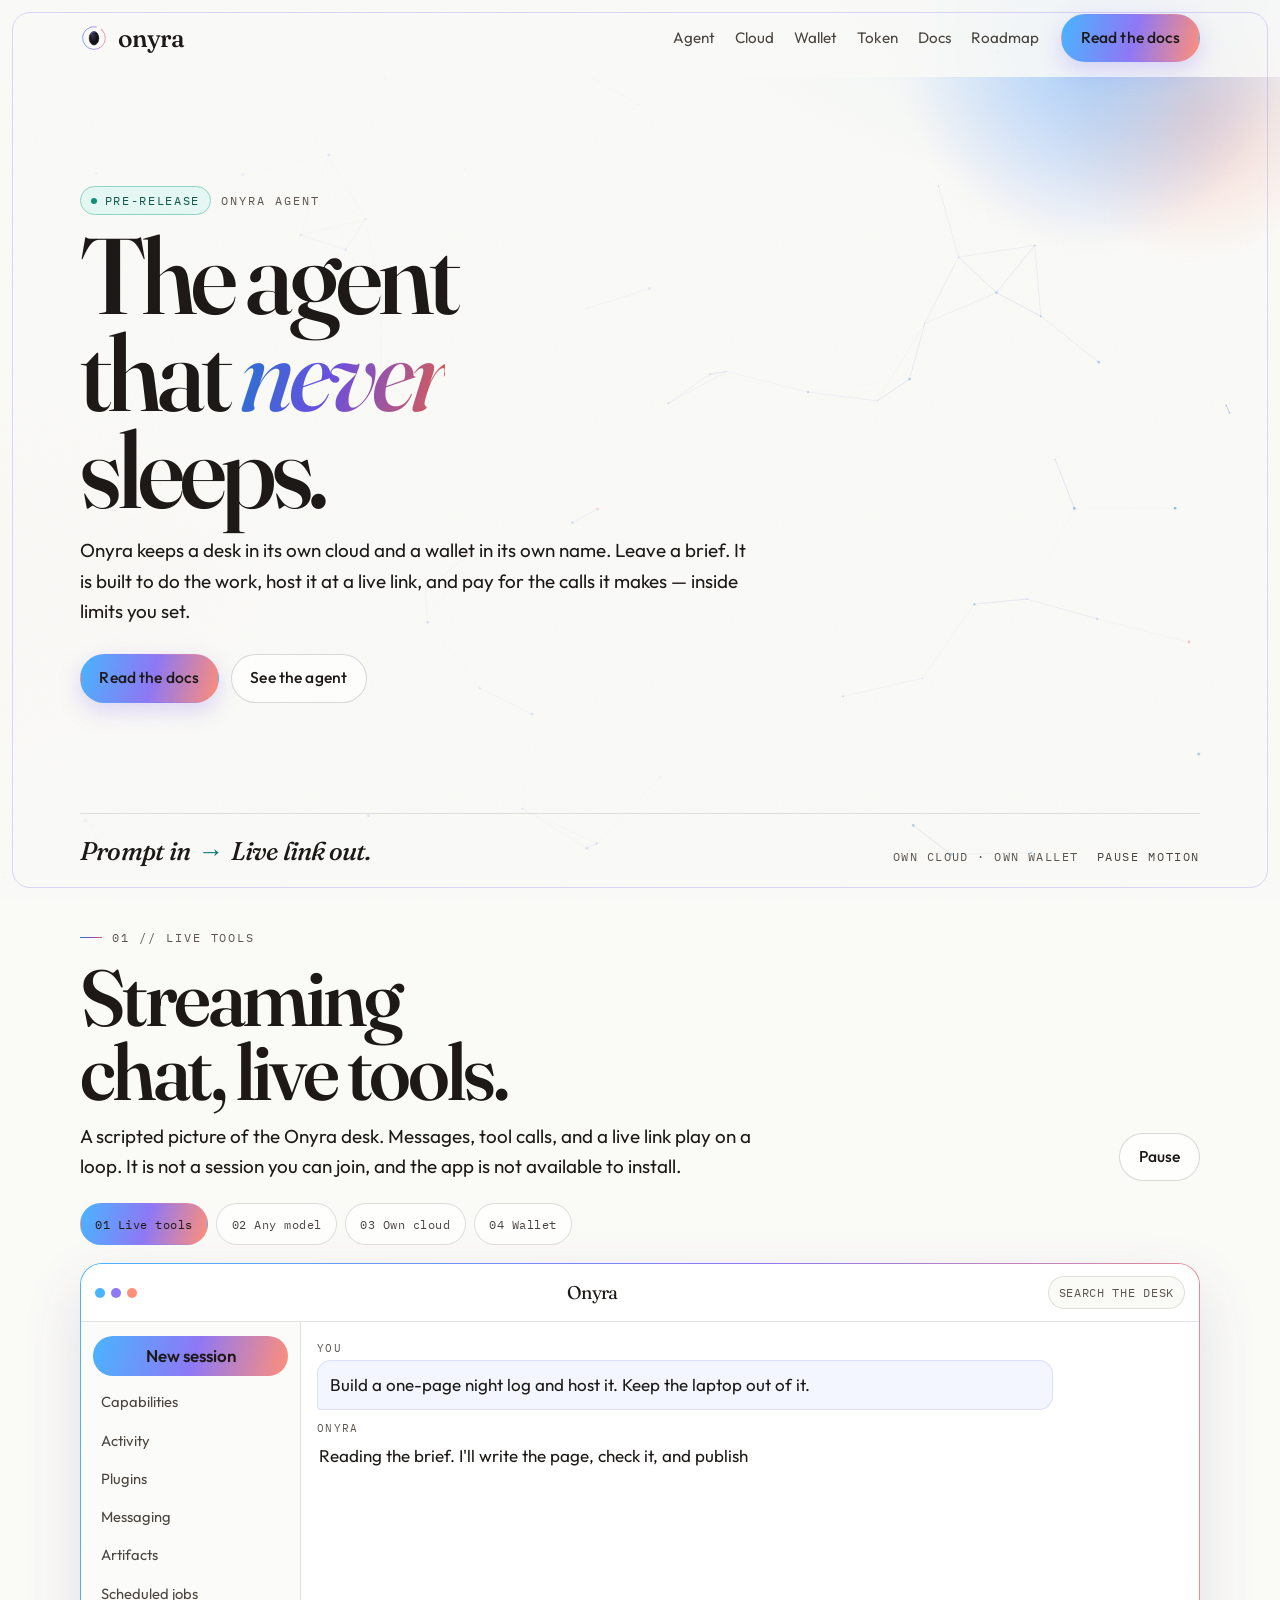
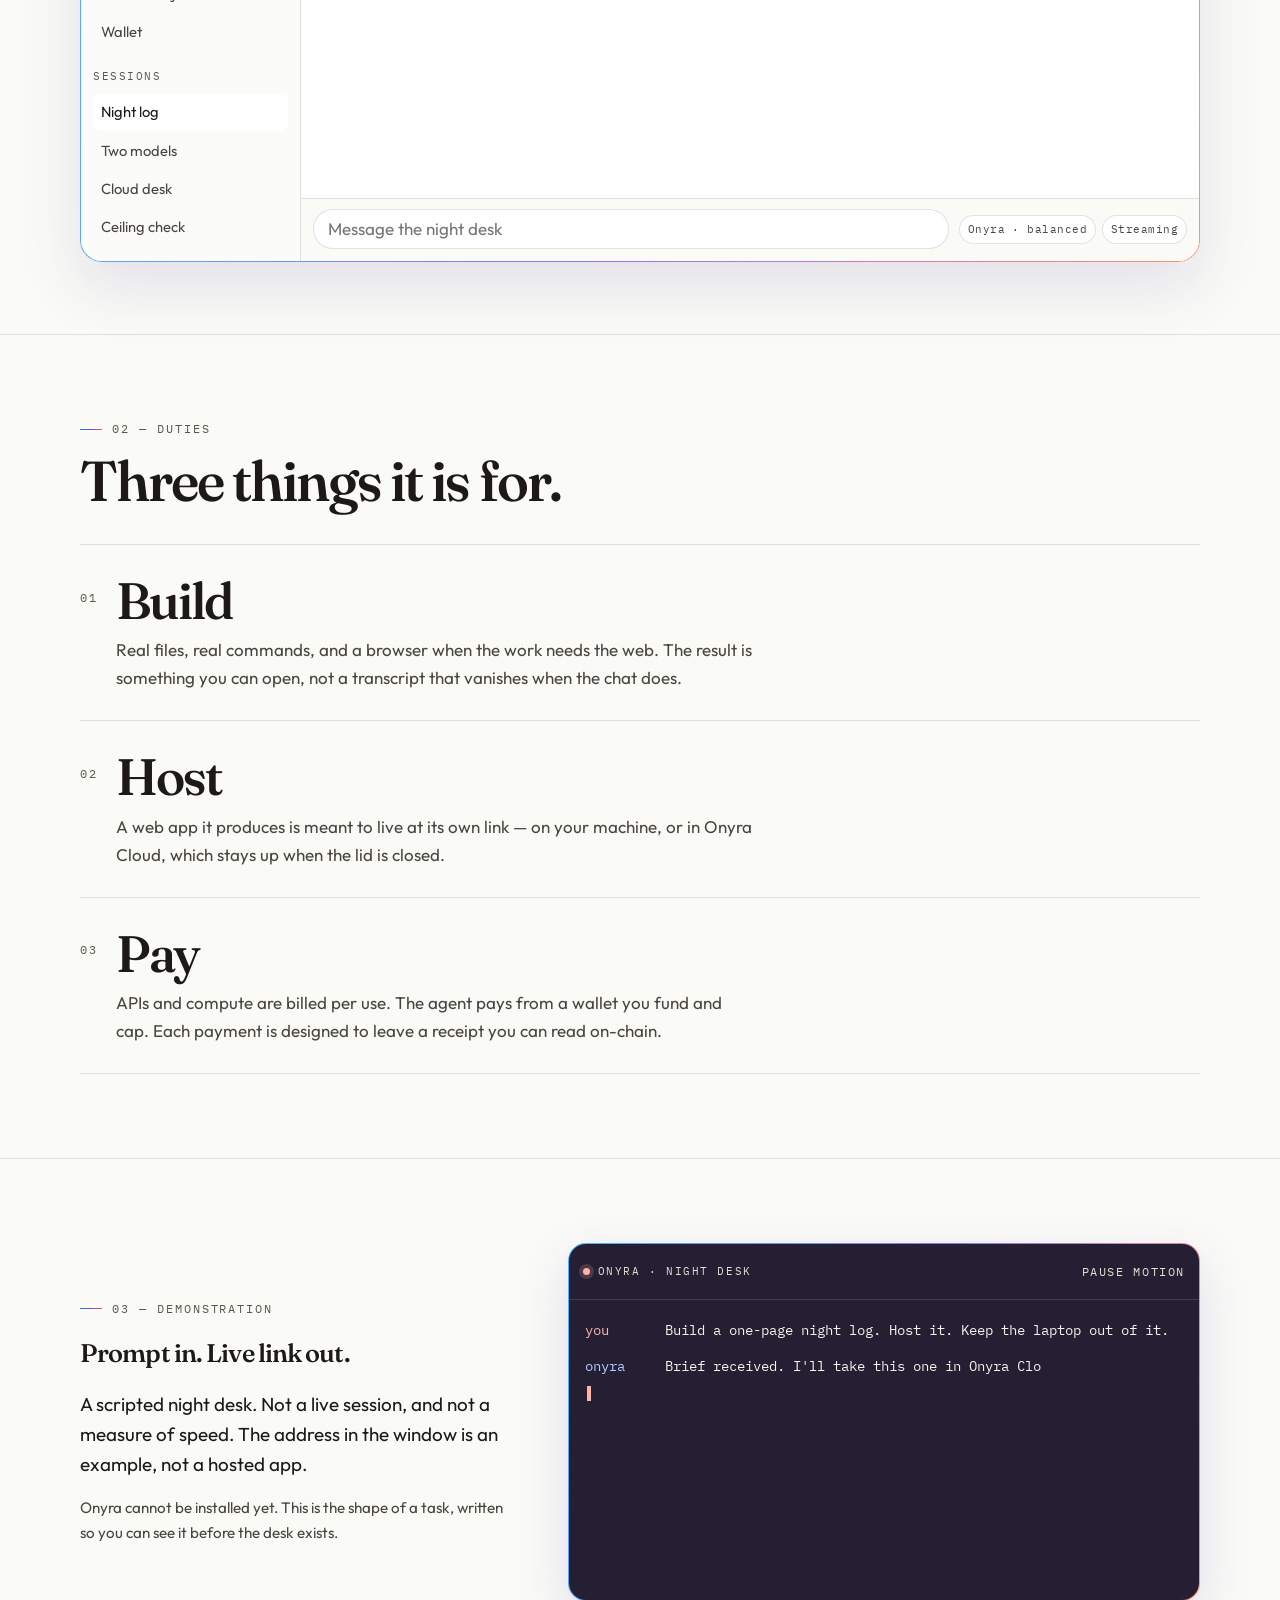
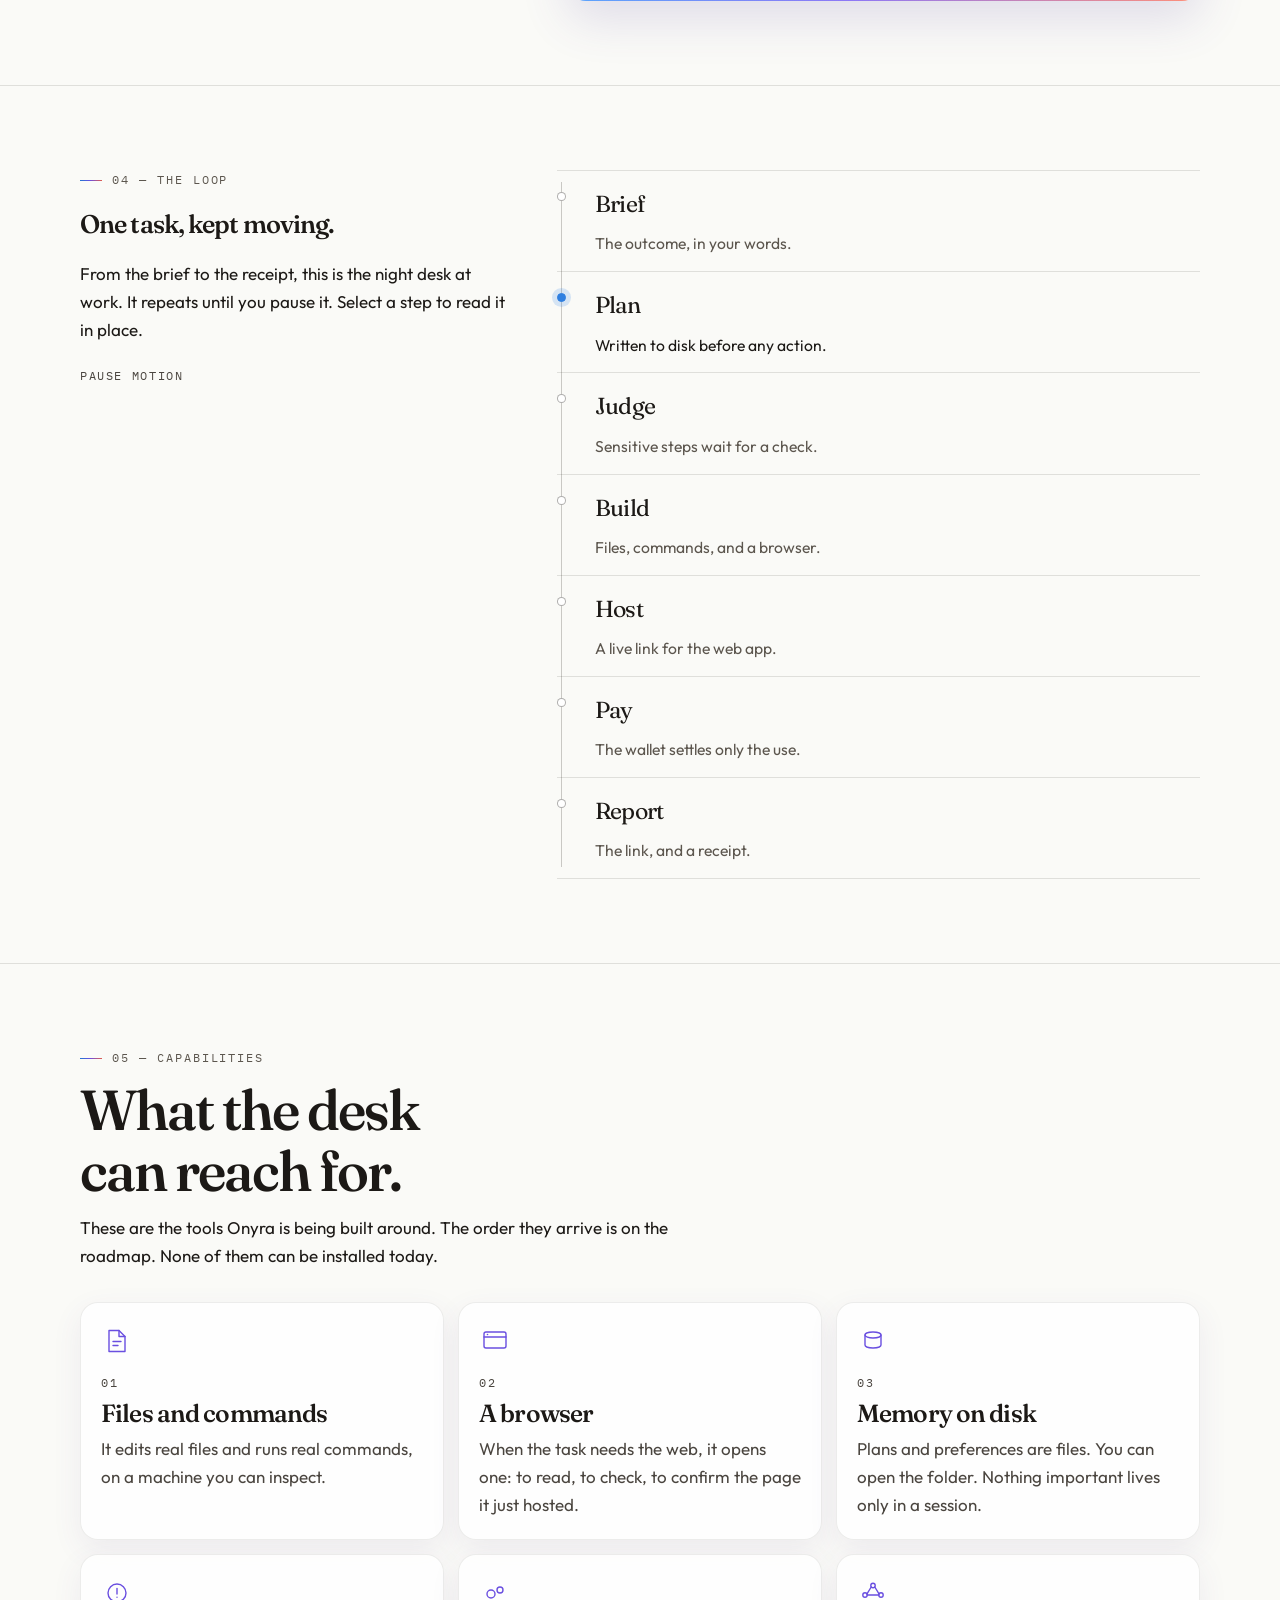
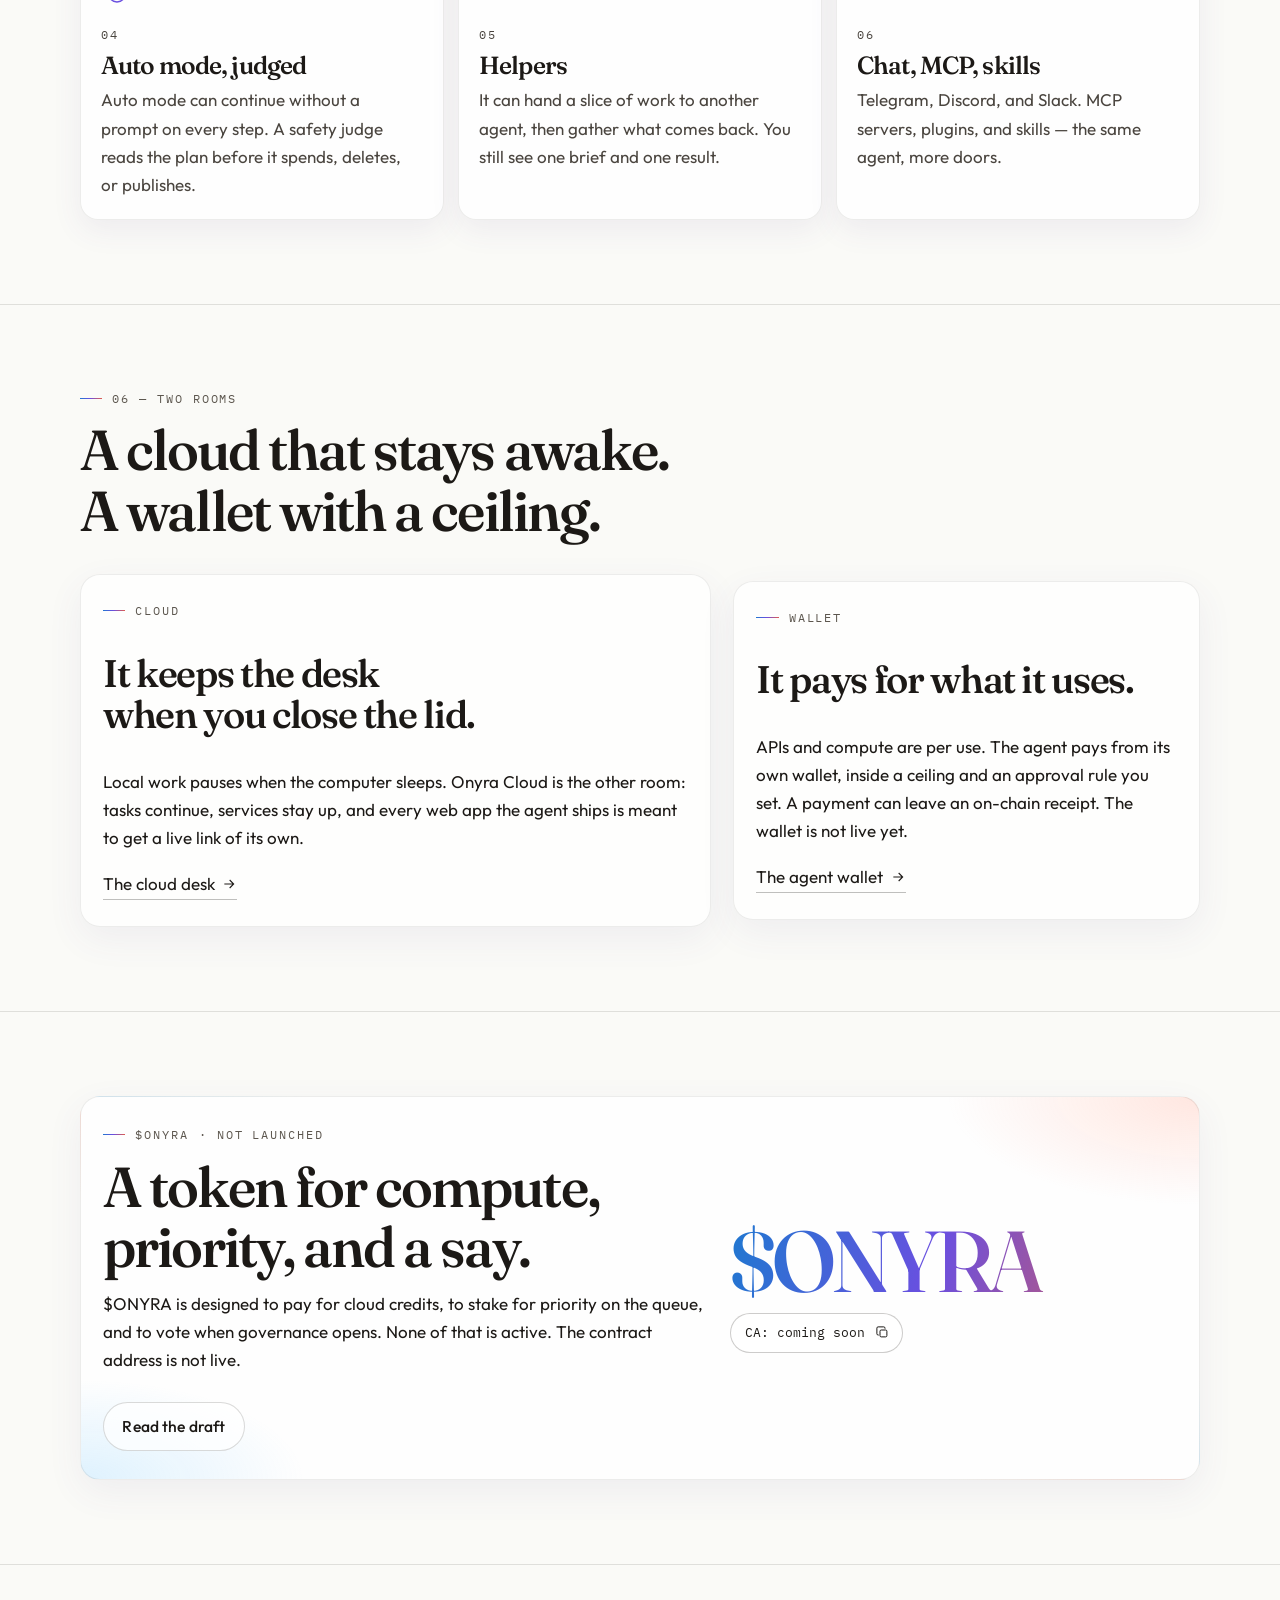
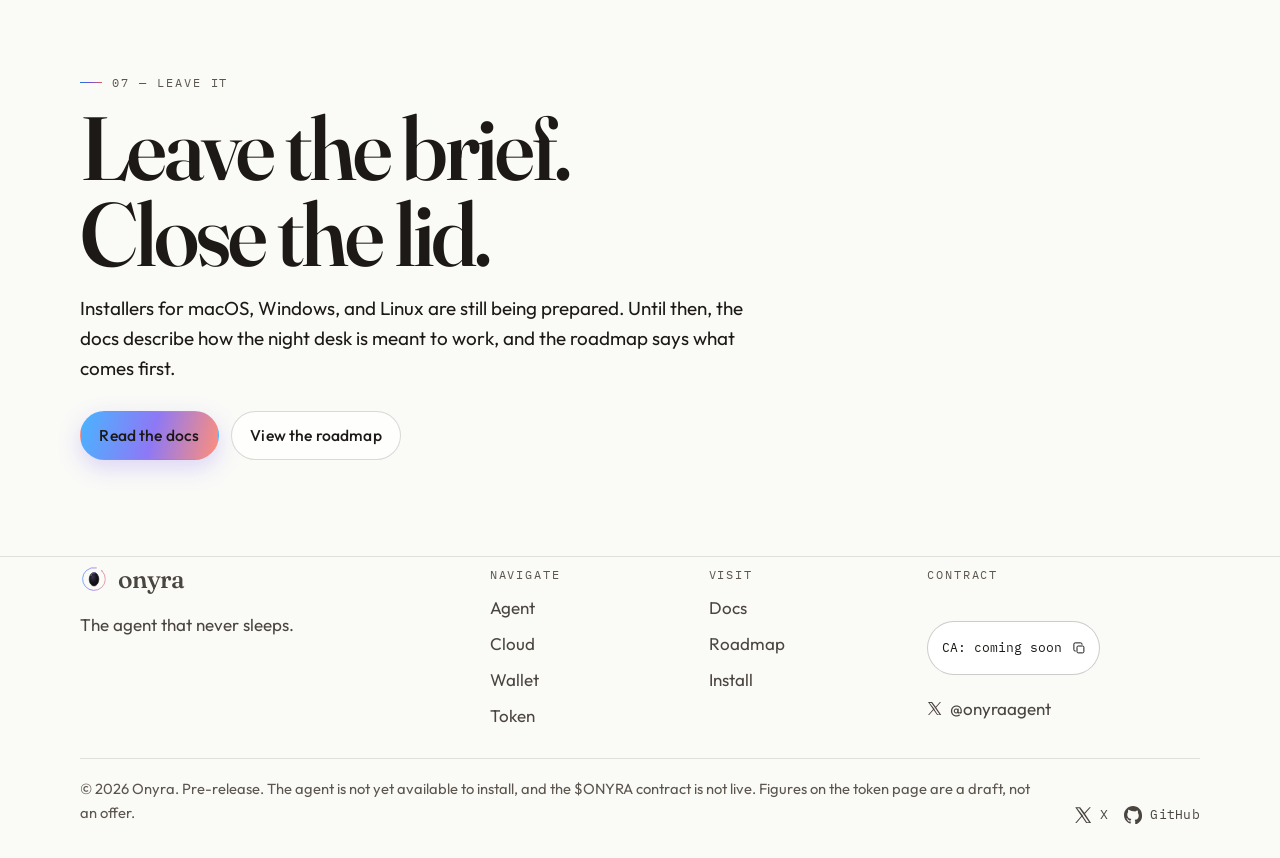
<file: index.html>
<!DOCTYPE html>
<html lang="en">
<head>
  <meta charset="utf-8">
  <meta name="viewport" content="width=device-width, initial-scale=1">
  <title>Onyra — The agent that never sleeps</title>
  <meta name="description" content="Onyra is the agent that never sleeps. It builds on your computer or in its own cloud, hosts the work at a live link, and pays for APIs from its own wallet.">
  <link rel="canonical" href="https://onyraai.com/">
  <meta name="theme-color" content="#fafaf7">
  <meta name="color-scheme" content="light">
  <meta property="og:type" content="website">
  <meta property="og:site_name" content="Onyra">
  <meta property="og:title" content="Onyra — The agent that never sleeps">
  <meta property="og:description" content="Onyra is the agent that never sleeps. It builds on your computer or in its own cloud, hosts the work at a live link, and pays for APIs from its own wallet.">
  <meta property="og:url" content="https://onyraai.com/">
  <meta property="og:image" content="https://onyraai.com/assets/og.png">
  <meta property="og:image:width" content="1200">
  <meta property="og:image:height" content="630">
  <meta property="og:image:alt" content="Onyra wordmark on onyx, with the line: the agent that never sleeps.">
  <meta property="og:locale" content="en_US">
  <meta name="twitter:card" content="summary_large_image">
  <meta name="twitter:site" content="@onyraagent">
  <meta name="twitter:creator" content="@onyraagent">
  <meta name="twitter:title" content="Onyra — The agent that never sleeps">
  <meta name="twitter:description" content="Onyra is the agent that never sleeps. It builds on your computer or in its own cloud, hosts the work at a live link, and pays for APIs from its own wallet.">
  <meta name="twitter:image" content="https://onyraai.com/assets/og.png">
  <link rel="icon" href="/assets/favicon.svg" type="image/svg+xml">
  <link rel="icon" href="/assets/favicon-32.png" type="image/png" sizes="32x32">
  <link rel="apple-touch-icon" href="/assets/apple-touch-icon.png">
  <link rel="manifest" href="/site.webmanifest">
  <link rel="preload" href="/assets/fonts/fraunces.woff2" as="font" type="font/woff2" crossorigin>
  <link rel="stylesheet" href="/css/fonts.css">
  <link rel="stylesheet" href="/css/styles.css">
  <script>document.documentElement.classList.add("js");</script>

  <script type="application/ld+json">
  {
    "@context": "https://schema.org",
    "@graph": [
      {
        "@type": "Organization",
        "name": "Onyra",
        "url": "https://onyraai.com",
        "description": "Onyra is an autonomous agent with its own cloud and its own on-chain wallet. Pre-release.",
        "sameAs": ["https://x.com/onyraagent"]
      },
      {
        "@type": "WebSite",
        "name": "Onyra",
        "url": "https://onyraai.com"
      }
    ]
  }
  </script>

</head>
<body>

  <a class="skip" href="#main">Skip to content</a>
  <header class="site-header" data-header>
    <div class="header-bar">
      <a class="brand" href="/">
        <img class="brand-mark" src="/assets/mark.svg" width="28" height="28" alt="">
        <span class="brand-word">onyra</span>
      </a>
      <button class="nav-toggle" type="button" aria-expanded="false" aria-controls="site-nav">
        <span class="sr-only">Menu</span>
        <span class="nav-toggle-icon" aria-hidden="true"></span>
      </button>
      <nav class="nav" id="site-nav" aria-label="Primary">
        <ul class="nav-list">
          <li><a href="/agent/">Agent</a></li><li><a href="/cloud/">Cloud</a></li><li><a href="/wallet/">Wallet</a></li><li><a href="/token/">Token</a></li><li><a href="/docs/">Docs</a></li><li><a href="/roadmap/">Roadmap</a></li>
        </ul>
        <a class="btn btn-primary nav-cta" href="/docs/">Read the docs</a>
      </nav>
      <a class="btn btn-primary header-cta" href="/docs/">Read the docs</a>
    </div>
  </header>
  <main id="main">
    <section class="hero">
      <canvas class="sky" data-sky aria-hidden="true"></canvas>
      <div class="aurora" aria-hidden="true"></div>
      <div class="hero-scrim" aria-hidden="true"></div>
      <div class="wrap hero-copy">
        <p class="kicker"><span class="pill now"><span class="dot" aria-hidden="true"></span>Pre-release</span> Onyra Agent</p>
        <h1>The agent<br>that <em>never</em><br>sleeps.</h1>
        <p class="lede">Onyra keeps a desk in its own cloud and a wallet in its own name. Leave a brief. It is built to do the work, host it at a live link, and pay for the calls it makes — inside limits you set.</p>
        <div class="actions">
          <a class="btn btn-primary" href="/docs/">Read the docs</a>
          <a class="btn btn-ghost" href="/agent/">See the agent</a>
        </div>
      </div>
      <div class="wrap hero-foot">
        <p class="hero-sig">Prompt in <span class="arrow" aria-hidden="true">→</span> Live link out.</p>
        <div class="hero-foot-meta">
          <p>Own cloud · Own wallet</p>
          <button type="button" class="motion-btn" data-motion-toggle aria-pressed="false">Pause motion</button>
        </div>
      </div>
    </section>

    <section class="stage" aria-labelledby="live-title">
      <div class="wrap">
        <div class="stage-head reveal">
          <div>
            <p class="kicker">01 // Live tools</p>
            <h2 id="live-title">Streaming chat, live tools.</h2>
            <p class="lede">A scripted picture of the Onyra desk. Messages, tool calls, and a live link play on a loop. It is not a session you can join, and the app is not available to install.</p>
          </div>
          <button type="button" class="btn btn-ghost" data-stage-toggle aria-pressed="false">Pause</button>
        </div>
        <div class="stage-tabs reveal" role="tablist" aria-label="Scripted desks">
          <button type="button" role="tab" id="stage-tab-0" data-stage-tab="0" aria-selected="true" aria-controls="stage-panel">01 Live tools</button>
          <button type="button" role="tab" id="stage-tab-1" data-stage-tab="1" aria-selected="false" tabindex="-1" aria-controls="stage-panel">02 Any model</button>
          <button type="button" role="tab" id="stage-tab-2" data-stage-tab="2" aria-selected="false" tabindex="-1" aria-controls="stage-panel">03 Own cloud</button>
          <button type="button" role="tab" id="stage-tab-3" data-stage-tab="3" aria-selected="false" tabindex="-1" aria-controls="stage-panel">04 Wallet</button>
        </div>
        <div class="app reveal" data-stage>
          <div class="app-chrome">
            <span class="app-dots" aria-hidden="true"><i></i><i></i><i></i></span>
            <span class="app-name">Onyra</span>
            <span class="app-search">Search the desk</span>
          </div>
          <div class="app-body">
            <aside class="app-side" aria-label="Desk">
              <button type="button" class="side-new" data-stage-replay>New session</button>
              <ul class="side-nav">
                <li>Capabilities</li>
                <li>Activity</li>
                <li>Plugins</li>
                <li>Messaging</li>
                <li>Artifacts</li>
                <li>Scheduled jobs</li>
                <li>Wallet</li>
              </ul>
              <p class="side-label">Sessions</p>
              <ul class="sessions">
                <li><button type="button" data-session="night-log">Night log</button></li>
                <li><button type="button" data-session="two-models">Two models</button></li>
                <li><button type="button" data-session="cloud-desk">Cloud desk</button></li>
                <li><button type="button" data-session="ceiling">Ceiling check</button></li>
              </ul>
            </aside>
            <div class="app-main" id="stage-panel" role="tabpanel" aria-labelledby="stage-tab-0">
              <div class="chat" data-chat>
                <div class="bubble user"><p class="bubble-who">You</p><p class="bubble-say">Build a one-page night log and host it. Keep the laptop out of it.</p></div>
                <div class="bubble agent"><p class="bubble-who">Onyra</p><p class="bubble-say">Reading the brief. I'll write the page, check it, and publish it from Onyra Cloud.</p></div>
                <details class="tool" open><summary><span class="tool-name">read_file</span><span class="tool-args">notes/brief.md</span></summary><pre class="tool-log">18 lines · no secrets in the brief</pre></details>
                <details class="tool" open><summary><span class="tool-name">run_command</span><span class="tool-args">python3 -m http.server</span></summary><pre class="tool-log">listening · local check only</pre></details>
                <details class="tool" open><summary><span class="tool-name">edit_file</span><span class="tool-args">site/index.html</span></summary><pre class="tool-log">wrote the night log</pre></details>
                <div class="diff-card"><span class="diff-file">site/index.html</span><span class="diff-stat">1 file changed +1 −1</span></div>
                <details class="tool" open><summary><span class="tool-name">deploy</span><span class="tool-args">onyra cloud</span></summary><pre class="tool-log">publishing · link assigned</pre></details>
                <div class="link-ready"><p class="link-kicker">Live link ready</p><p class="link-url">app.onyraai.com/night-log</p><p class="link-note">Example address. Not a hosted app.</p></div>
              </div>
              <div class="sr-only" hidden data-stage-at></div>
              <div class="composer">
                <label class="sr-only" for="stage-input">Message</label>
                <input id="stage-input" type="text" placeholder="Message the night desk" autocomplete="off" disabled>
                <div class="composer-chips">
                  <span class="chip" data-model>Onyra · balanced</span>
                  <span class="chip" data-status>Scripted</span>
                </div>
              </div>
            </div>
          </div>
        </div>
      </div>
    </section>

    <section class="section" aria-labelledby="duties-title">
      <div class="wrap">
        <div class="section-head reveal">
          <p class="kicker">02 — Duties</p>
          <h2 id="duties-title">Three things it is for.</h2>
        </div>
        <ol class="duties">
          <li class="reveal">
            <span class="idx">01</span>
            <div>
              <h3>Build</h3>
              <p>Real files, real commands, and a browser when the work needs the web. The result is something you can open, not a transcript that vanishes when the chat does.</p>
            </div>
          </li>
          <li class="reveal">
            <span class="idx">02</span>
            <div>
              <h3>Host</h3>
              <p>A web app it produces is meant to live at its own link — on your machine, or in Onyra Cloud, which stays up when the lid is closed.</p>
            </div>
          </li>
          <li class="reveal">
            <span class="idx">03</span>
            <div>
              <h3>Pay</h3>
              <p>APIs and compute are billed per use. The agent pays from a wallet you fund and cap. Each payment is designed to leave a receipt you can read on-chain.</p>
            </div>
          </li>
        </ol>
      </div>
    </section>

    <section class="section" aria-labelledby="demo-title">
      <div class="wrap demo-grid">
        <div class="reveal">
          <p class="kicker">03 — Demonstration</p>
          <h2 id="demo-title">Prompt in. Live link out.</h2>
          <p class="lede">A scripted night desk. Not a live session, and not a measure of speed. The address in the window is an example, not a hosted app.</p>
          <p class="fine" style="margin-top:16px">Onyra cannot be installed yet. This is the shape of a task, written so you can see it before the desk exists.</p>
        </div>
        <div class="term reveal" data-term>
          <div class="term-bar">
            <span class="term-title"><span class="live-dot" aria-hidden="true"></span> Onyra · night desk</span>
            <button type="button" class="motion-btn" data-motion-toggle aria-pressed="false">Pause motion</button>
          </div>
          <div class="term-screen" data-term-screen>
            <p class="line you"><span class="who">you</span><span class="say">Build a one-page night log. Host it. Keep the laptop out of it.</span></p>
            <p class="line onyra"><span class="who">onyra</span><span class="say">Brief received. I'll take this one in Onyra Cloud.</span></p>
            <p class="line onyra"><span class="who">onyra</span><span class="say">Writing the page, the type, and a short note about the watch.</span></p>
            <p class="line onyra"><span class="who">onyra</span><span class="say">Safety judge: no secrets on the page, no spend past the ceiling. Clear.</span></p>
            <p class="line onyra"><span class="who">onyra</span><span class="say">Publishing. The page gets a link of its own.</span></p>
            <p class="line link"><span class="who">link</span><span class="say">https://night-log.example.com</span></p>
            <p class="line onyra"><span class="who">onyra</span><span class="say">Hosted on the agent's cloud. The calls sit inside the wallet ceiling. A receipt is ready when the wallet is live.</span></p>
          </div>
          <div class="sr-only" hidden data-term-at>
            Demonstration transcript. you: Build a one-page night log. Host it. Keep the laptop out of it.
            onyra: Brief received. I'll take this one in Onyra Cloud.
            onyra: Writing the page, the type, and a short note about the watch.
            onyra: Safety judge: no secrets on the page, no spend past the ceiling. Clear.
            onyra: Publishing. The page gets a link of its own.
            link: https://night-log.example.com
            onyra: Hosted on the agent's cloud. The calls sit inside the wallet ceiling. A receipt is ready when the wallet is live.
          </div>
        </div>
      </div>
    </section>

    <section class="section" aria-labelledby="loop-title">
      <div class="wrap loop-grid">
        <div class="reveal">
          <p class="kicker">04 — The loop</p>
          <h2 id="loop-title">One task, kept moving.</h2>
          <p>From the brief to the receipt, this is the night desk at work. It repeats until you pause it. Select a step to read it in place.</p>
          <button type="button" class="motion-btn" data-motion-toggle aria-pressed="false">Pause motion</button>
        </div>
        <ol class="watch reveal" data-watch>
          <li class="watch-step" data-step>
            <button type="button" aria-pressed="false">
              <span class="node" aria-hidden="true"></span>
              <span class="watch-title">Brief</span>
              <span class="watch-copy">The outcome, in your words.</span>
            </button>
          </li>
          <li class="watch-step" data-step>
            <button type="button" aria-pressed="false">
              <span class="node" aria-hidden="true"></span>
              <span class="watch-title">Plan</span>
              <span class="watch-copy">Written to disk before any action.</span>
            </button>
          </li>
          <li class="watch-step" data-step>
            <button type="button" aria-pressed="false">
              <span class="node" aria-hidden="true"></span>
              <span class="watch-title">Judge</span>
              <span class="watch-copy">Sensitive steps wait for a check.</span>
            </button>
          </li>
          <li class="watch-step" data-step>
            <button type="button" aria-pressed="false">
              <span class="node" aria-hidden="true"></span>
              <span class="watch-title">Build</span>
              <span class="watch-copy">Files, commands, and a browser.</span>
            </button>
          </li>
          <li class="watch-step" data-step>
            <button type="button" aria-pressed="false">
              <span class="node" aria-hidden="true"></span>
              <span class="watch-title">Host</span>
              <span class="watch-copy">A live link for the web app.</span>
            </button>
          </li>
          <li class="watch-step" data-step>
            <button type="button" aria-pressed="false">
              <span class="node" aria-hidden="true"></span>
              <span class="watch-title">Pay</span>
              <span class="watch-copy">The wallet settles only the use.</span>
            </button>
          </li>
          <li class="watch-step" data-step>
            <button type="button" aria-pressed="false">
              <span class="node" aria-hidden="true"></span>
              <span class="watch-title">Report</span>
              <span class="watch-copy">The link, and a receipt.</span>
            </button>
          </li>
        </ol>
      </div>
    </section>

    <section class="section" aria-labelledby="cap-title">
      <div class="wrap">
        <div class="section-head reveal">
          <p class="kicker">05 — Capabilities</p>
          <h2 id="cap-title">What the desk can reach for.</h2>
          <p>These are the tools Onyra is being built around. The order they arrive is on the roadmap. None of them can be installed today.</p>
        </div>
        <ul class="feature-grid">
          <li class="card reveal">
            <svg class="card-icon" viewBox="0 0 32 32" fill="none" stroke="currentColor" stroke-width="1.4" stroke-linecap="round" stroke-linejoin="round" aria-hidden="true"><path d="M8 5.5h10l6 6V26.5H8z"/><path d="M18 5.5v6h6"/><path d="M12 16.5h8M12 20.5h5"/></svg>
            <p class="card-index">01</p>
            <h3>Files and commands</h3>
            <p>It edits real files and runs real commands, on a machine you can inspect.</p>
          </li>
          <li class="card reveal">
            <svg class="card-icon" viewBox="0 0 32 32" fill="none" stroke="currentColor" stroke-width="1.4" stroke-linecap="round" stroke-linejoin="round" aria-hidden="true"><rect x="5" y="7" width="22" height="16" rx="2"/><path d="M5 12h22"/><circle cx="8.5" cy="9.5" r=".8" fill="currentColor" stroke="none"/></svg>
            <p class="card-index">02</p>
            <h3>A browser</h3>
            <p>When the task needs the web, it opens one: to read, to check, to confirm the page it just hosted.</p>
          </li>
          <li class="card reveal">
            <svg class="card-icon" viewBox="0 0 32 32" fill="none" stroke="currentColor" stroke-width="1.4" stroke-linecap="round" stroke-linejoin="round" aria-hidden="true"><ellipse cx="16" cy="10" rx="8" ry="3"/><path d="M8 10v10c0 1.7 3.6 3 8 3s8-1.3 8-3V10"/></svg>
            <p class="card-index">03</p>
            <h3>Memory on disk</h3>
            <p>Plans and preferences are files. You can open the folder. Nothing important lives only in a session.</p>
          </li>
          <li class="card reveal">
            <svg class="card-icon" viewBox="0 0 32 32" fill="none" stroke="currentColor" stroke-width="1.4" stroke-linecap="round" stroke-linejoin="round" aria-hidden="true"><circle cx="16" cy="16" r="9"/><path d="M16 11.5V17"/><path d="M16 20.2h.01"/></svg>
            <p class="card-index">04</p>
            <h3>Auto mode, judged</h3>
            <p>Auto mode can continue without a prompt on every step. A safety judge reads the plan before it spends, deletes, or publishes.</p>
          </li>
          <li class="card reveal">
            <svg class="card-icon" viewBox="0 0 32 32" fill="none" stroke="currentColor" stroke-width="1.4" stroke-linecap="round" stroke-linejoin="round" aria-hidden="true"><circle cx="12" cy="17" r="4"/><circle cx="21" cy="13" r="3"/></svg>
            <p class="card-index">05</p>
            <h3>Helpers</h3>
            <p>It can hand a slice of work to another agent, then gather what comes back. You still see one brief and one result.</p>
          </li>
          <li class="card reveal">
            <svg class="card-icon" viewBox="0 0 32 32" fill="none" stroke="currentColor" stroke-width="1.4" stroke-linecap="round" stroke-linejoin="round" aria-hidden="true"><circle cx="8" cy="18" r="2.2"/><circle cx="16" cy="8.5" r="2.2"/><circle cx="24" cy="18" r="2.2"/><path d="M10 16.8 14.2 10M17.8 10 22 16.8M10.2 18h11.6"/></svg>
            <p class="card-index">06</p>
            <h3>Chat, MCP, skills</h3>
            <p>Telegram, Discord, and Slack. MCP servers, plugins, and skills — the same agent, more doors.</p>
          </li>
        </ul>
      </div>
    </section>

    <section class="section" aria-labelledby="rooms-title">
      <div class="wrap">
        <div class="section-head reveal">
          <p class="kicker">06 — Two rooms</p>
          <h2 id="rooms-title">A cloud that stays awake. A wallet with a ceiling.</h2>
        </div>
        <div class="duo">
          <article class="reveal">
            <p class="kicker">Cloud</p>
            <h2>It keeps the desk when you close the lid.</h2>
            <p>Local work pauses when the computer sleeps. Onyra Cloud is the other room: tasks continue, services stay up, and every web app the agent ships is meant to get a live link of its own.</p>
            <p style="margin-top:18px"><a class="text-link" href="/cloud/">The cloud desk <svg viewBox="0 0 24 24" fill="none" stroke="currentColor" stroke-width="1.6" aria-hidden="true"><path d="M5 12h14M13 6l6 6-6 6"/></svg></a></p>
          </article>
          <article class="reveal">
            <p class="kicker">Wallet</p>
            <h2>It pays for what it uses.</h2>
            <p>APIs and compute are per use. The agent pays from its own wallet, inside a ceiling and an approval rule you set. A payment can leave an on-chain receipt. The wallet is not live yet.</p>
            <p style="margin-top:18px"><a class="text-link" href="/wallet/">The agent wallet <svg viewBox="0 0 24 24" fill="none" stroke="currentColor" stroke-width="1.6" aria-hidden="true"><path d="M5 12h14M13 6l6 6-6 6"/></svg></a></p>
          </article>
        </div>
      </div>
    </section>

    <section class="section" aria-labelledby="token-title">
      <div class="wrap token-band reveal">
        <div>
          <p class="kicker"><span data-ticker>$ONYRA</span> · not launched</p>
          <h2 id="token-title">A token for compute, priority, and a say.</h2>
          <p>$ONYRA is designed to pay for cloud credits, to stake for priority on the queue, and to vote when governance opens. None of that is active. The contract address is not live.</p>
          <div class="actions">
            <a class="btn btn-ghost" href="/token/">Read the draft</a>
          </div>
        </div>
        <div>
          <p class="ticker" data-ticker>$ONYRA</p>
          <button type="button" class="ca-chip" data-ca-copy>
            <span data-ca-label>CA: coming soon</span>
            <svg class="ca-icon" viewBox="0 0 24 24" fill="none" stroke="currentColor" stroke-width="1.6" aria-hidden="true"><rect x="8" y="8" width="11" height="11" rx="2"/><path d="M6 16H5a2 2 0 0 1-2-2V5a2 2 0 0 1 2-2h9a2 2 0 0 1 2 2v1"/></svg>
          </button>
        </div>
      </div>
    </section>

    <section class="section closing" aria-labelledby="close-title">
      <div class="wrap reveal">
        <p class="kicker">07 — Leave it</p>
        <h2 id="close-title">Leave the brief.<br>Close the lid.</h2>
        <p class="lede">Installers for macOS, Windows, and Linux are still being prepared. Until then, the docs describe how the night desk is meant to work, and the roadmap says what comes first.</p>
        <div class="actions">
          <a class="btn btn-primary" href="/docs/">Read the docs</a>
          <a class="btn btn-ghost" href="/roadmap/">View the roadmap</a>
        </div>
      </div>
    </section>
  </main>

  <footer class="site-footer">
    <div class="wrap footer-grid">
      <div class="footer-brand">
        <a class="brand" href="/">
          <img class="brand-mark" src="/assets/mark.svg" width="28" height="28" alt="">
          <span class="brand-word">onyra</span>
        </a>
        <p>The agent that never sleeps.</p>
      </div>
      <nav aria-label="Footer">
        <p class="footer-label">Navigate</p>
        <ul>
          <li><a href="/agent/">Agent</a></li>
          <li><a href="/cloud/">Cloud</a></li>
          <li><a href="/wallet/">Wallet</a></li>
          <li><a href="/token/">Token</a></li>
        </ul>
      </nav>
      <nav aria-label="More">
        <p class="footer-label">Visit</p>
        <ul>
          <li><a href="/docs/">Docs</a></li>
          <li><a href="/roadmap/">Roadmap</a></li>
          <li><a href="/docs/#install">Install</a></li>
        </ul>
      </nav>
      <div class="footer-aside">
        <p class="footer-label">Contract</p>
        <button type="button" class="ca-chip" data-ca-copy>
          <span data-ca-label>CA: coming soon</span>
          <svg class="ca-icon" viewBox="0 0 24 24" fill="none" stroke="currentColor" stroke-width="1.6" aria-hidden="true"><rect x="8" y="8" width="11" height="11" rx="2"/><path d="M6 16H5a2 2 0 0 1-2-2V5a2 2 0 0 1 2-2h9a2 2 0 0 1 2 2v1"/></svg>
        </button>
        <a class="x-link" data-x-link href="https://x.com/onyraagent" target="_blank" rel="noopener noreferrer">
          <svg viewBox="0 0 24 24" aria-hidden="true"><path fill="currentColor" d="M14.7 10.3 22.4 1.5h-1.8l-6.7 7.6L8.2 1.5H1.6l8.1 11.8L1.6 22.5h1.8l7.1-8.1 5.7 8.1h6.6l-8.1-12.2Zm-2.5 2.8-.8-1.2L4.2 3h2.8l5.3 7.5.8 1.2 7 10h-2.8l-5.1-7.6Z"/></svg>
          <span data-x-handle>@onyraagent</span>
        </a>
      </div>
    </div>
    <div class="footer-end">
      <p class="footer-legal">© <span data-year>2026</span> Onyra. Pre-release. The agent is not yet available to install, and the $ONYRA contract is not live. Figures on the token page are a draft, not an offer.</p>
      <div class="footer-marks">
        <a class="x-mark" data-x-link href="https://x.com/onyraagent" target="_blank" rel="noopener">
          <svg viewBox="0 0 24 24" aria-hidden="true"><path fill="currentColor" d="M14.7 10.3 22.4 1.5h-1.8l-6.7 7.6L8.2 1.5H1.6l8.1 11.8L1.6 22.5h1.8l7.1-8.1 5.7 8.1h6.6l-8.1-12.2Zm-2.5 2.8-.8-1.2L4.2 3h2.8l5.3 7.5.8 1.2 7 10h-2.8l-5.1-7.6Z"/></svg>
          X
        </a>
      <a class="github-link" data-github-link href="https://github.com/onyraagent-art/onyra" target="_blank" rel="noopener">
        <svg viewBox="0 0 16 16" aria-hidden="true"><path fill="currentColor" d="M8 0C3.58 0 0 3.58 0 8c0 3.54 2.29 6.53 5.47 7.59.4.07.55-.17.55-.38 0-.19-.01-.82-.01-1.49-2.01.37-2.53-.49-2.69-.94-.09-.23-.48-.94-.82-1.13-.28-.15-.68-.52-.01-.53.63-.01 1.08.58 1.23.82.72 1.21 1.87.87 2.33.66.07-.52.28-.87.51-1.07-1.78-.2-3.64-.89-3.64-3.95 0-.87.31-1.59.82-2.15-.08-.2-.36-1.02.08-2.12 0 0 .67-.21 2.2.82A7.7 7.7 0 0 1 8 4.67c.68 0 1.36.09 2 .27 1.53-1.03 2.2-.82 2.2-.82.44 1.1.16 1.92.08 2.12.51.56.82 1.28.82 2.15 0 3.07-1.87 3.75-3.65 3.95.29.25.54.73.54 1.48 0 1.07-.01 1.93-.01 2.2 0 .21.15.46.55.38A8.01 8.01 0 0 0 16 8c0-4.42-3.58-8-8-8Z"/></svg>
        GitHub
      </a>
      </div>
    </div>
  </footer>
  <div class="toast" data-toast role="status" aria-live="polite"></div>
  <script src="/js/config.js"></script>
  <script src="/js/main.js"></script>
</body>
</html>
</file>
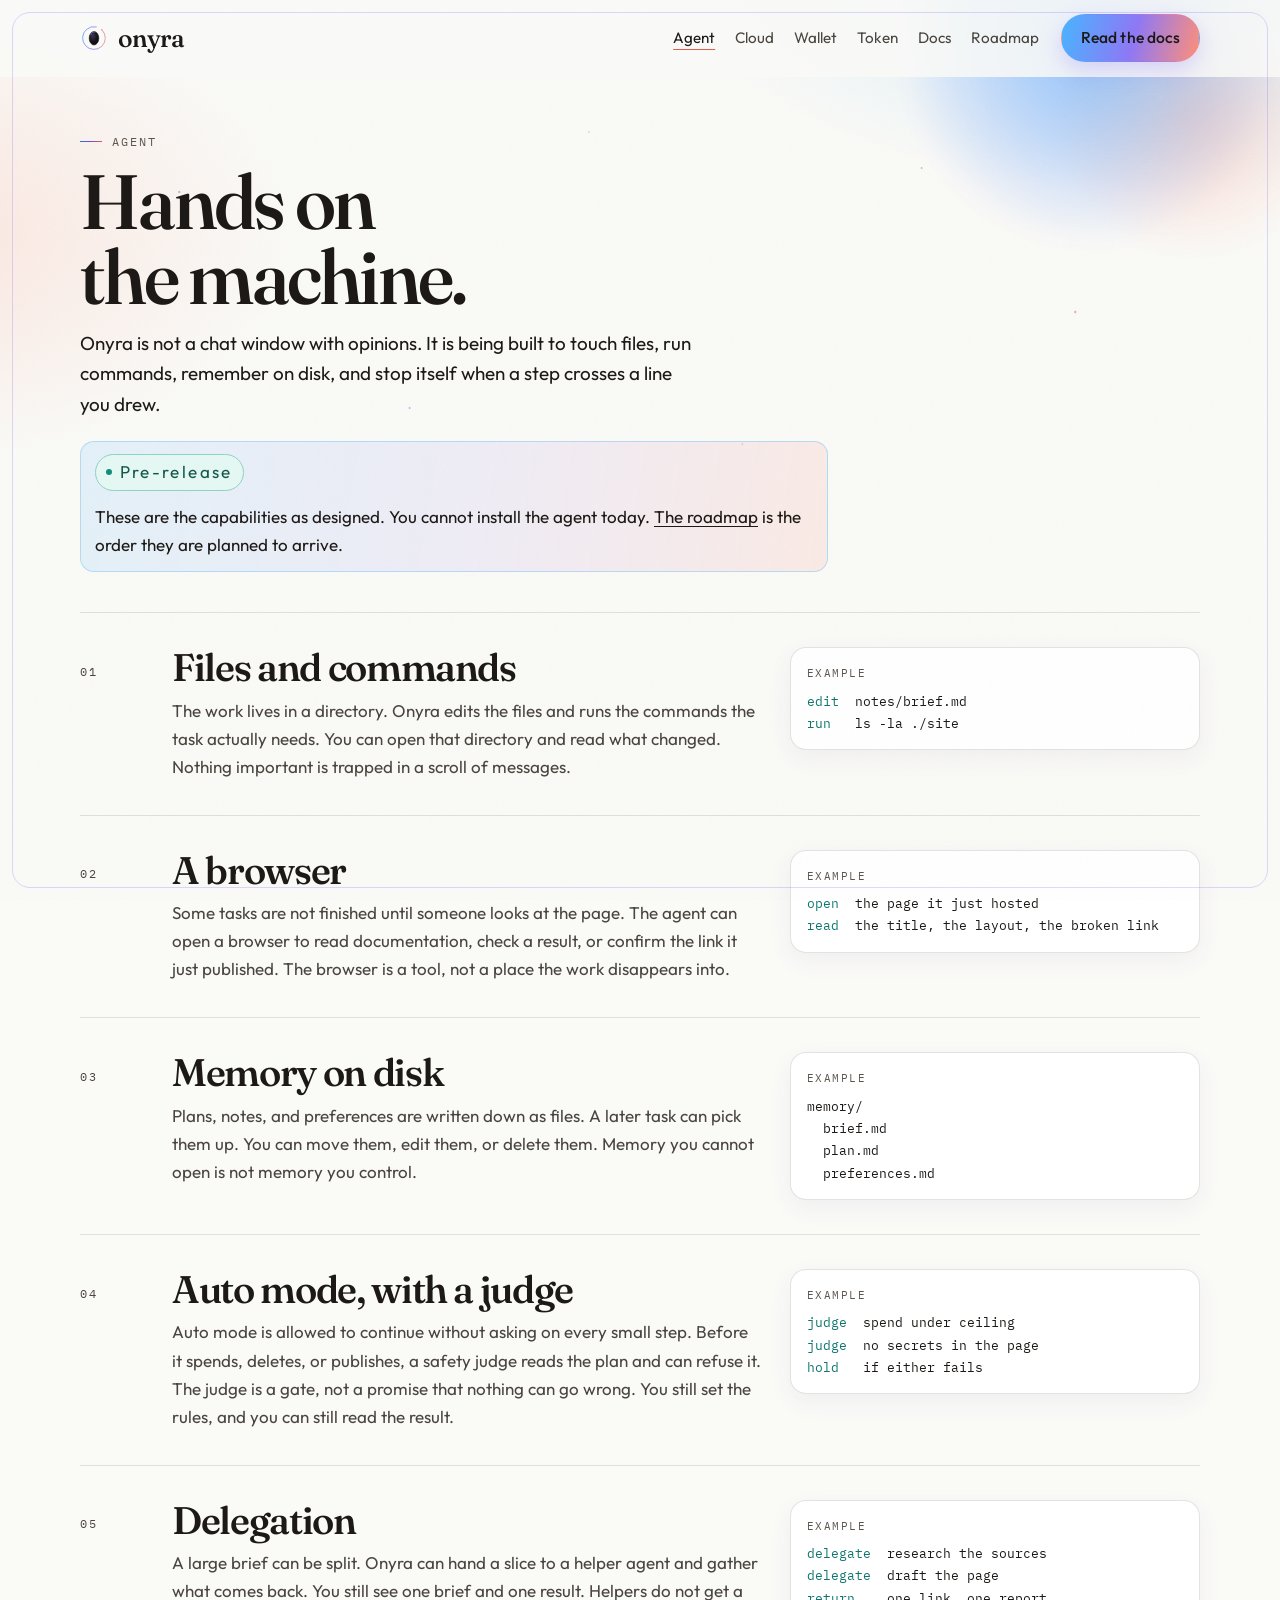
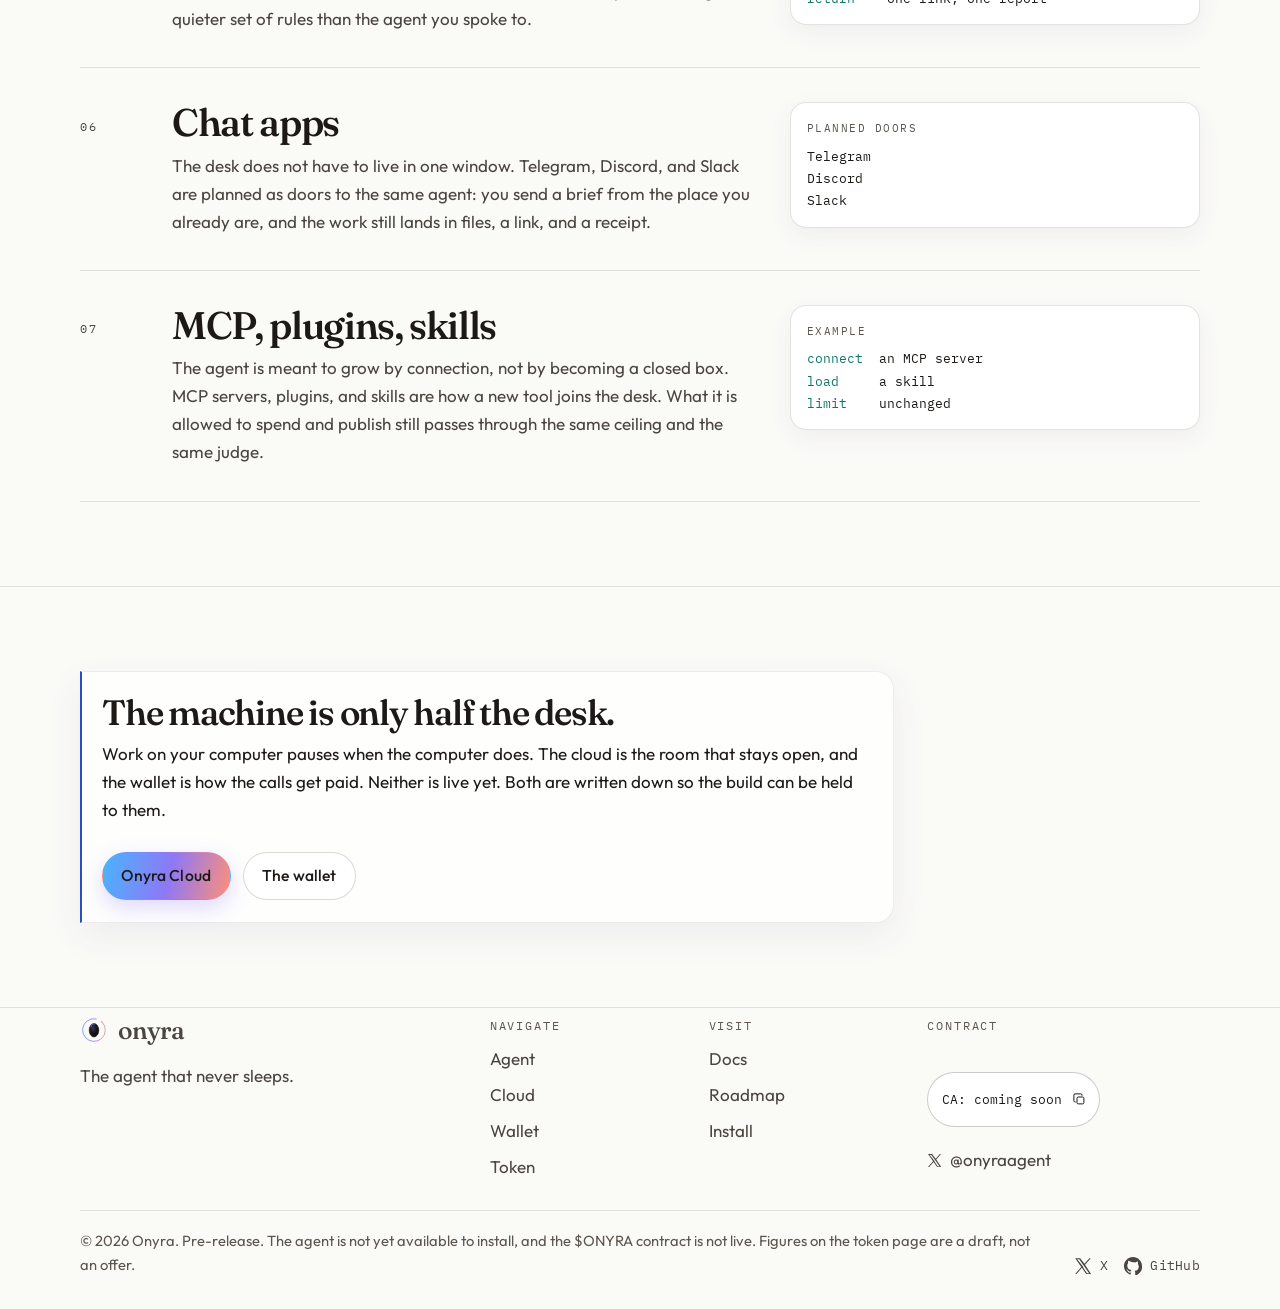
<file: agent/index.html>
<!DOCTYPE html>
<html lang="en">
<head>
  <meta charset="utf-8">
  <meta name="viewport" content="width=device-width, initial-scale=1">
  <title>Agent — Onyra</title>
  <meta name="description" content="What Onyra is built to do: real files and commands, a browser, memory on disk, a safety judge, helpers, chat apps, and MCP.">
  <link rel="canonical" href="https://onyraai.com/agent/">
  <meta name="theme-color" content="#fafaf7">
  <meta name="color-scheme" content="light">
  <meta property="og:type" content="website">
  <meta property="og:site_name" content="Onyra">
  <meta property="og:title" content="The agent — Onyra">
  <meta property="og:description" content="What Onyra is built to do: real files and commands, a browser, memory on disk, a safety judge, helpers, chat apps, and MCP.">
  <meta property="og:url" content="https://onyraai.com/agent/">
  <meta property="og:image" content="https://onyraai.com/assets/og.png">
  <meta property="og:image:width" content="1200">
  <meta property="og:image:height" content="630">
  <meta property="og:image:alt" content="Onyra wordmark on onyx, with the line: the agent that never sleeps.">
  <meta property="og:locale" content="en_US">
  <meta name="twitter:card" content="summary_large_image">
  <meta name="twitter:site" content="@onyraagent">
  <meta name="twitter:creator" content="@onyraagent">
  <meta name="twitter:title" content="The agent — Onyra">
  <meta name="twitter:description" content="What Onyra is built to do: real files and commands, a browser, memory on disk, a safety judge, helpers, chat apps, and MCP.">
  <meta name="twitter:image" content="https://onyraai.com/assets/og.png">
  <link rel="icon" href="/assets/favicon.svg" type="image/svg+xml">
  <link rel="icon" href="/assets/favicon-32.png" type="image/png" sizes="32x32">
  <link rel="apple-touch-icon" href="/assets/apple-touch-icon.png">
  <link rel="manifest" href="/site.webmanifest">
  <link rel="preload" href="/assets/fonts/fraunces.woff2" as="font" type="font/woff2" crossorigin>
  <link rel="stylesheet" href="/css/fonts.css">
  <link rel="stylesheet" href="/css/styles.css">
  <script>document.documentElement.classList.add("js");</script>
</head>
<body>

  <a class="skip" href="#main">Skip to content</a>
  <header class="site-header" data-header>
    <div class="header-bar">
      <a class="brand" href="/">
        <img class="brand-mark" src="/assets/mark.svg" width="28" height="28" alt="">
        <span class="brand-word">onyra</span>
      </a>
      <button class="nav-toggle" type="button" aria-expanded="false" aria-controls="site-nav">
        <span class="sr-only">Menu</span>
        <span class="nav-toggle-icon" aria-hidden="true"></span>
      </button>
      <nav class="nav" id="site-nav" aria-label="Primary">
        <ul class="nav-list">
          <li><a href="/agent/" aria-current="page">Agent</a></li><li><a href="/cloud/">Cloud</a></li><li><a href="/wallet/">Wallet</a></li><li><a href="/token/">Token</a></li><li><a href="/docs/">Docs</a></li><li><a href="/roadmap/">Roadmap</a></li>
        </ul>
        <a class="btn btn-primary nav-cta" href="/docs/">Read the docs</a>
      </nav>
      <a class="btn btn-primary header-cta" href="/docs/">Read the docs</a>
    </div>
  </header>
  <main id="main">
    <header class="page-hero">
      <div class="aurora" aria-hidden="true"></div>
      <div class="stars" aria-hidden="true"></div>
      <div class="wrap">
        <p class="kicker">Agent</p>
        <h1>Hands on the machine.</h1>
        <p class="lede">Onyra is not a chat window with opinions. It is being built to touch files, run commands, remember on disk, and stop itself when a step crosses a line you drew.</p>
        <p class="status"><span class="pill now"><span class="dot" aria-hidden="true"></span>Pre-release</span> <span>These are the capabilities as designed. You cannot install the agent today. <a href="/roadmap/">The roadmap</a> is the order they are planned to arrive.</span></p>
      </div>
    </header>

    <section class="section" style="border-top:0;padding-top:12px">
      <div class="wrap">
        <article class="chapter reveal">
          <p class="idx">01</p>
          <div>
            <h2>Files and commands</h2>
            <p>The work lives in a directory. Onyra edits the files and runs the commands the task actually needs. You can open that directory and read what changed. Nothing important is trapped in a scroll of messages.</p>
          </div>
          <pre class="plate"><span class="tag">Example</span><span class="cmd">edit</span>  notes/brief.md
<span class="cmd">run</span>   ls -la ./site</pre>
        </article>
        <article class="chapter reveal">
          <p class="idx">02</p>
          <div>
            <h2>A browser</h2>
            <p>Some tasks are not finished until someone looks at the page. The agent can open a browser to read documentation, check a result, or confirm the link it just published. The browser is a tool, not a place the work disappears into.</p>
          </div>
          <pre class="plate"><span class="tag">Example</span><span class="cmd">open</span>  the page it just hosted
<span class="cmd">read</span>  the title, the layout, the broken link</pre>
        </article>
        <article class="chapter reveal">
          <p class="idx">03</p>
          <div>
            <h2>Memory on disk</h2>
            <p>Plans, notes, and preferences are written down as files. A later task can pick them up. You can move them, edit them, or delete them. Memory you cannot open is not memory you control.</p>
          </div>
          <pre class="plate"><span class="tag">Example</span>memory/
  brief.md
  plan.md
  preferences.md</pre>
        </article>
        <article class="chapter reveal">
          <p class="idx">04</p>
          <div>
            <h2>Auto mode, with a judge</h2>
            <p>Auto mode is allowed to continue without asking on every small step. Before it spends, deletes, or publishes, a safety judge reads the plan and can refuse it. The judge is a gate, not a promise that nothing can go wrong. You still set the rules, and you can still read the result.</p>
          </div>
          <pre class="plate"><span class="tag">Example</span><span class="cmd">judge</span>  spend under ceiling
<span class="cmd">judge</span>  no secrets in the page
<span class="cmd">hold</span>   if either fails</pre>
        </article>
        <article class="chapter reveal">
          <p class="idx">05</p>
          <div>
            <h2>Delegation</h2>
            <p>A large brief can be split. Onyra can hand a slice to a helper agent and gather what comes back. You still see one brief and one result. Helpers do not get a quieter set of rules than the agent you spoke to.</p>
          </div>
          <pre class="plate"><span class="tag">Example</span><span class="cmd">delegate</span>  research the sources
<span class="cmd">delegate</span>  draft the page
<span class="cmd">return</span>    one link, one report</pre>
        </article>
        <article class="chapter reveal">
          <p class="idx">06</p>
          <div>
            <h2>Chat apps</h2>
            <p>The desk does not have to live in one window. Telegram, Discord, and Slack are planned as doors to the same agent: you send a brief from the place you already are, and the work still lands in files, a link, and a receipt.</p>
          </div>
          <pre class="plate"><span class="tag">Planned doors</span>Telegram
Discord
Slack</pre>
        </article>
        <article class="chapter reveal">
          <p class="idx">07</p>
          <div>
            <h2>MCP, plugins, skills</h2>
            <p>The agent is meant to grow by connection, not by becoming a closed box. MCP servers, plugins, and skills are how a new tool joins the desk. What it is allowed to spend and publish still passes through the same ceiling and the same judge.</p>
          </div>
          <pre class="plate"><span class="tag">Example</span><span class="cmd">connect</span>  an MCP server
<span class="cmd">load</span>     a skill
<span class="cmd">limit</span>    unchanged</pre>
        </article>
      </div>
    </section>

    <section class="section">
      <div class="wrap reveal">
        <div class="callout">
          <h2>The machine is only half the desk.</h2>
          <p>Work on your computer pauses when the computer does. The cloud is the room that stays open, and the wallet is how the calls get paid. Neither is live yet. Both are written down so the build can be held to them.</p>
          <div class="actions">
            <a class="btn btn-primary" href="/cloud/">Onyra Cloud</a>
            <a class="btn btn-ghost" href="/wallet/">The wallet</a>
          </div>
        </div>
      </div>
    </section>
  </main>

  <footer class="site-footer">
    <div class="wrap footer-grid">
      <div class="footer-brand">
        <a class="brand" href="/">
          <img class="brand-mark" src="/assets/mark.svg" width="28" height="28" alt="">
          <span class="brand-word">onyra</span>
        </a>
        <p>The agent that never sleeps.</p>
      </div>
      <nav aria-label="Footer">
        <p class="footer-label">Navigate</p>
        <ul>
          <li><a href="/agent/">Agent</a></li>
          <li><a href="/cloud/">Cloud</a></li>
          <li><a href="/wallet/">Wallet</a></li>
          <li><a href="/token/">Token</a></li>
        </ul>
      </nav>
      <nav aria-label="More">
        <p class="footer-label">Visit</p>
        <ul>
          <li><a href="/docs/">Docs</a></li>
          <li><a href="/roadmap/">Roadmap</a></li>
          <li><a href="/docs/#install">Install</a></li>
        </ul>
      </nav>
      <div class="footer-aside">
        <p class="footer-label">Contract</p>
        <button type="button" class="ca-chip" data-ca-copy>
          <span data-ca-label>CA: coming soon</span>
          <svg class="ca-icon" viewBox="0 0 24 24" fill="none" stroke="currentColor" stroke-width="1.6" aria-hidden="true"><rect x="8" y="8" width="11" height="11" rx="2"/><path d="M6 16H5a2 2 0 0 1-2-2V5a2 2 0 0 1 2-2h9a2 2 0 0 1 2 2v1"/></svg>
        </button>
        <a class="x-link" data-x-link href="https://x.com/onyraagent" target="_blank" rel="noopener noreferrer">
          <svg viewBox="0 0 24 24" aria-hidden="true"><path fill="currentColor" d="M14.7 10.3 22.4 1.5h-1.8l-6.7 7.6L8.2 1.5H1.6l8.1 11.8L1.6 22.5h1.8l7.1-8.1 5.7 8.1h6.6l-8.1-12.2Zm-2.5 2.8-.8-1.2L4.2 3h2.8l5.3 7.5.8 1.2 7 10h-2.8l-5.1-7.6Z"/></svg>
          <span data-x-handle>@onyraagent</span>
        </a>
      </div>
    </div>
    <div class="footer-end">
      <p class="footer-legal">© <span data-year>2026</span> Onyra. Pre-release. The agent is not yet available to install, and the $ONYRA contract is not live. Figures on the token page are a draft, not an offer.</p>
      <div class="footer-marks">
        <a class="x-mark" data-x-link href="https://x.com/onyraagent" target="_blank" rel="noopener">
          <svg viewBox="0 0 24 24" aria-hidden="true"><path fill="currentColor" d="M14.7 10.3 22.4 1.5h-1.8l-6.7 7.6L8.2 1.5H1.6l8.1 11.8L1.6 22.5h1.8l7.1-8.1 5.7 8.1h6.6l-8.1-12.2Zm-2.5 2.8-.8-1.2L4.2 3h2.8l5.3 7.5.8 1.2 7 10h-2.8l-5.1-7.6Z"/></svg>
          X
        </a>
      <a class="github-link" data-github-link href="https://github.com/onyraagent-art/onyra" target="_blank" rel="noopener">
        <svg viewBox="0 0 16 16" aria-hidden="true"><path fill="currentColor" d="M8 0C3.58 0 0 3.58 0 8c0 3.54 2.29 6.53 5.47 7.59.4.07.55-.17.55-.38 0-.19-.01-.82-.01-1.49-2.01.37-2.53-.49-2.69-.94-.09-.23-.48-.94-.82-1.13-.28-.15-.68-.52-.01-.53.63-.01 1.08.58 1.23.82.72 1.21 1.87.87 2.33.66.07-.52.28-.87.51-1.07-1.78-.2-3.64-.89-3.64-3.95 0-.87.31-1.59.82-2.15-.08-.2-.36-1.02.08-2.12 0 0 .67-.21 2.2.82A7.7 7.7 0 0 1 8 4.67c.68 0 1.36.09 2 .27 1.53-1.03 2.2-.82 2.2-.82.44 1.1.16 1.92.08 2.12.51.56.82 1.28.82 2.15 0 3.07-1.87 3.75-3.65 3.95.29.25.54.73.54 1.48 0 1.07-.01 1.93-.01 2.2 0 .21.15.46.55.38A8.01 8.01 0 0 0 16 8c0-4.42-3.58-8-8-8Z"/></svg>
        GitHub
      </a>
      </div>
    </div>
  </footer>
  <div class="toast" data-toast role="status" aria-live="polite"></div>
  <script src="/js/config.js"></script>
  <script src="/js/main.js"></script>
</body>
</html>
</file>
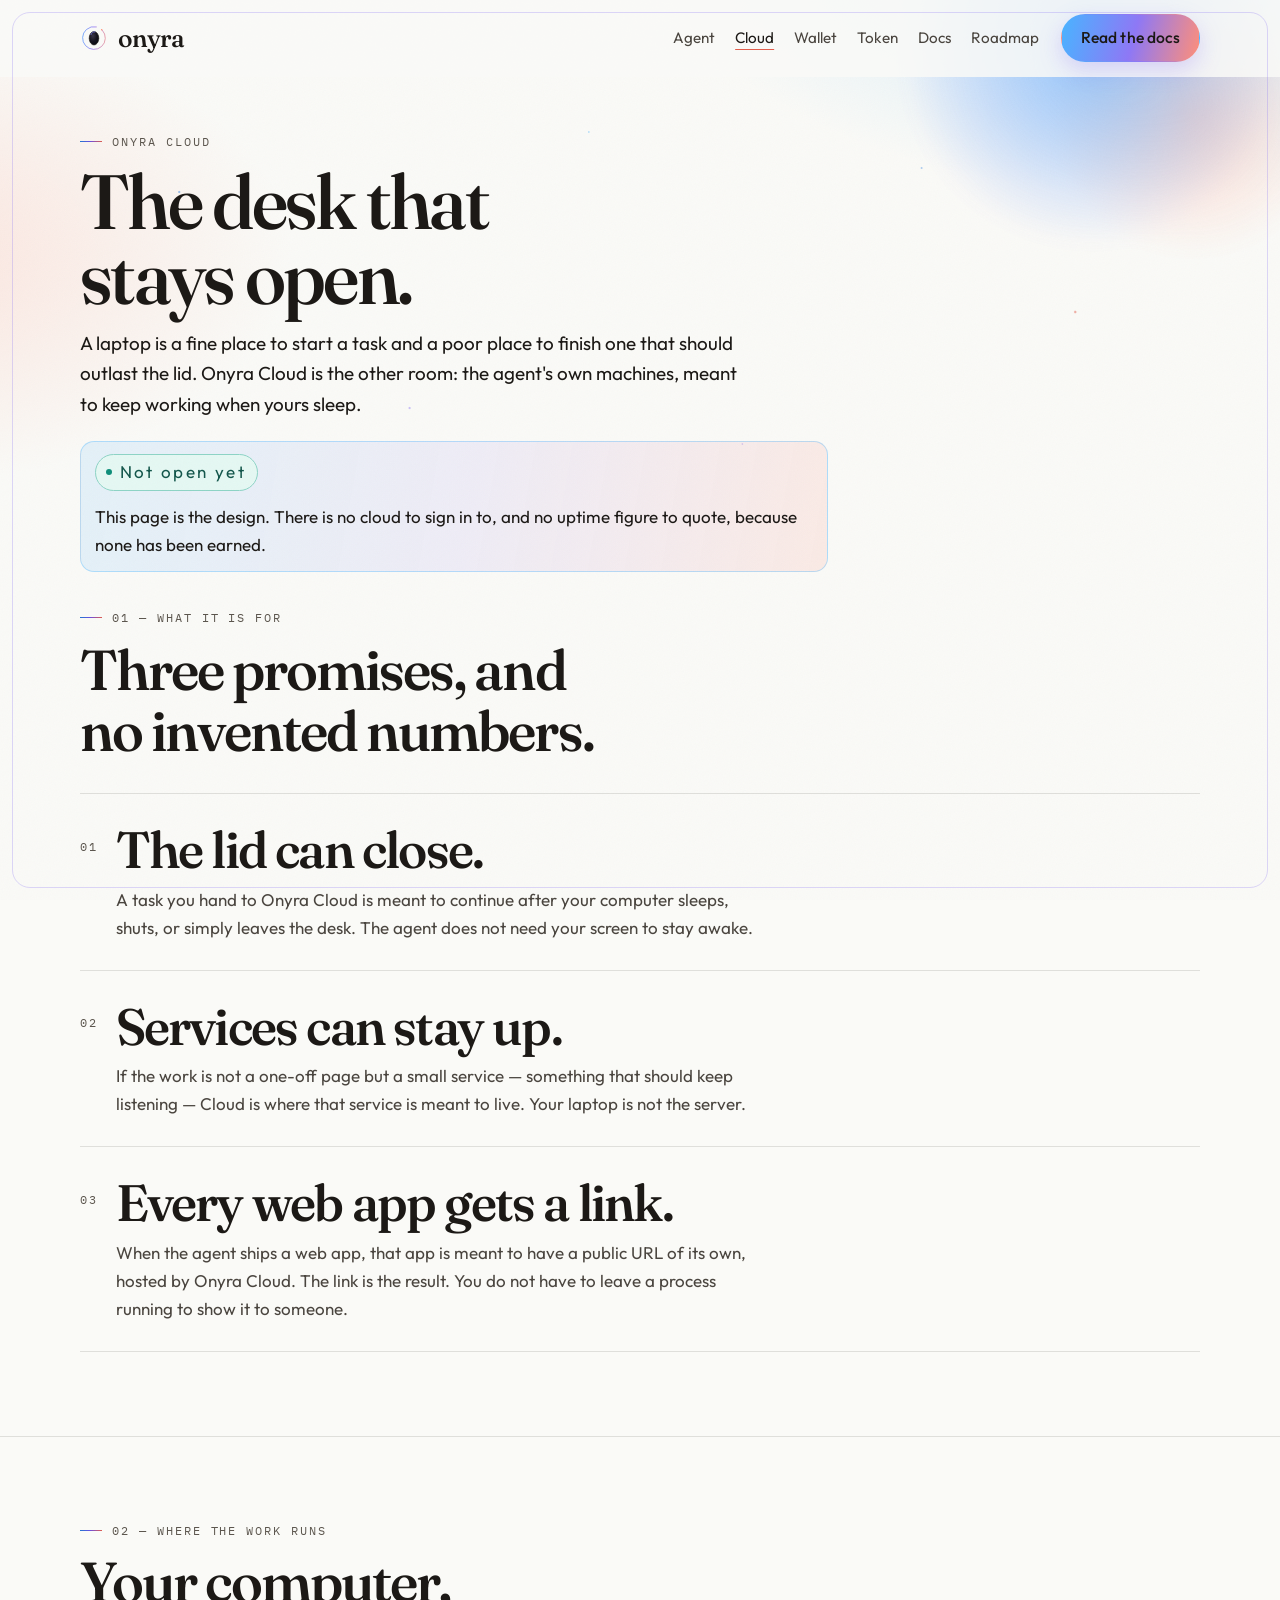
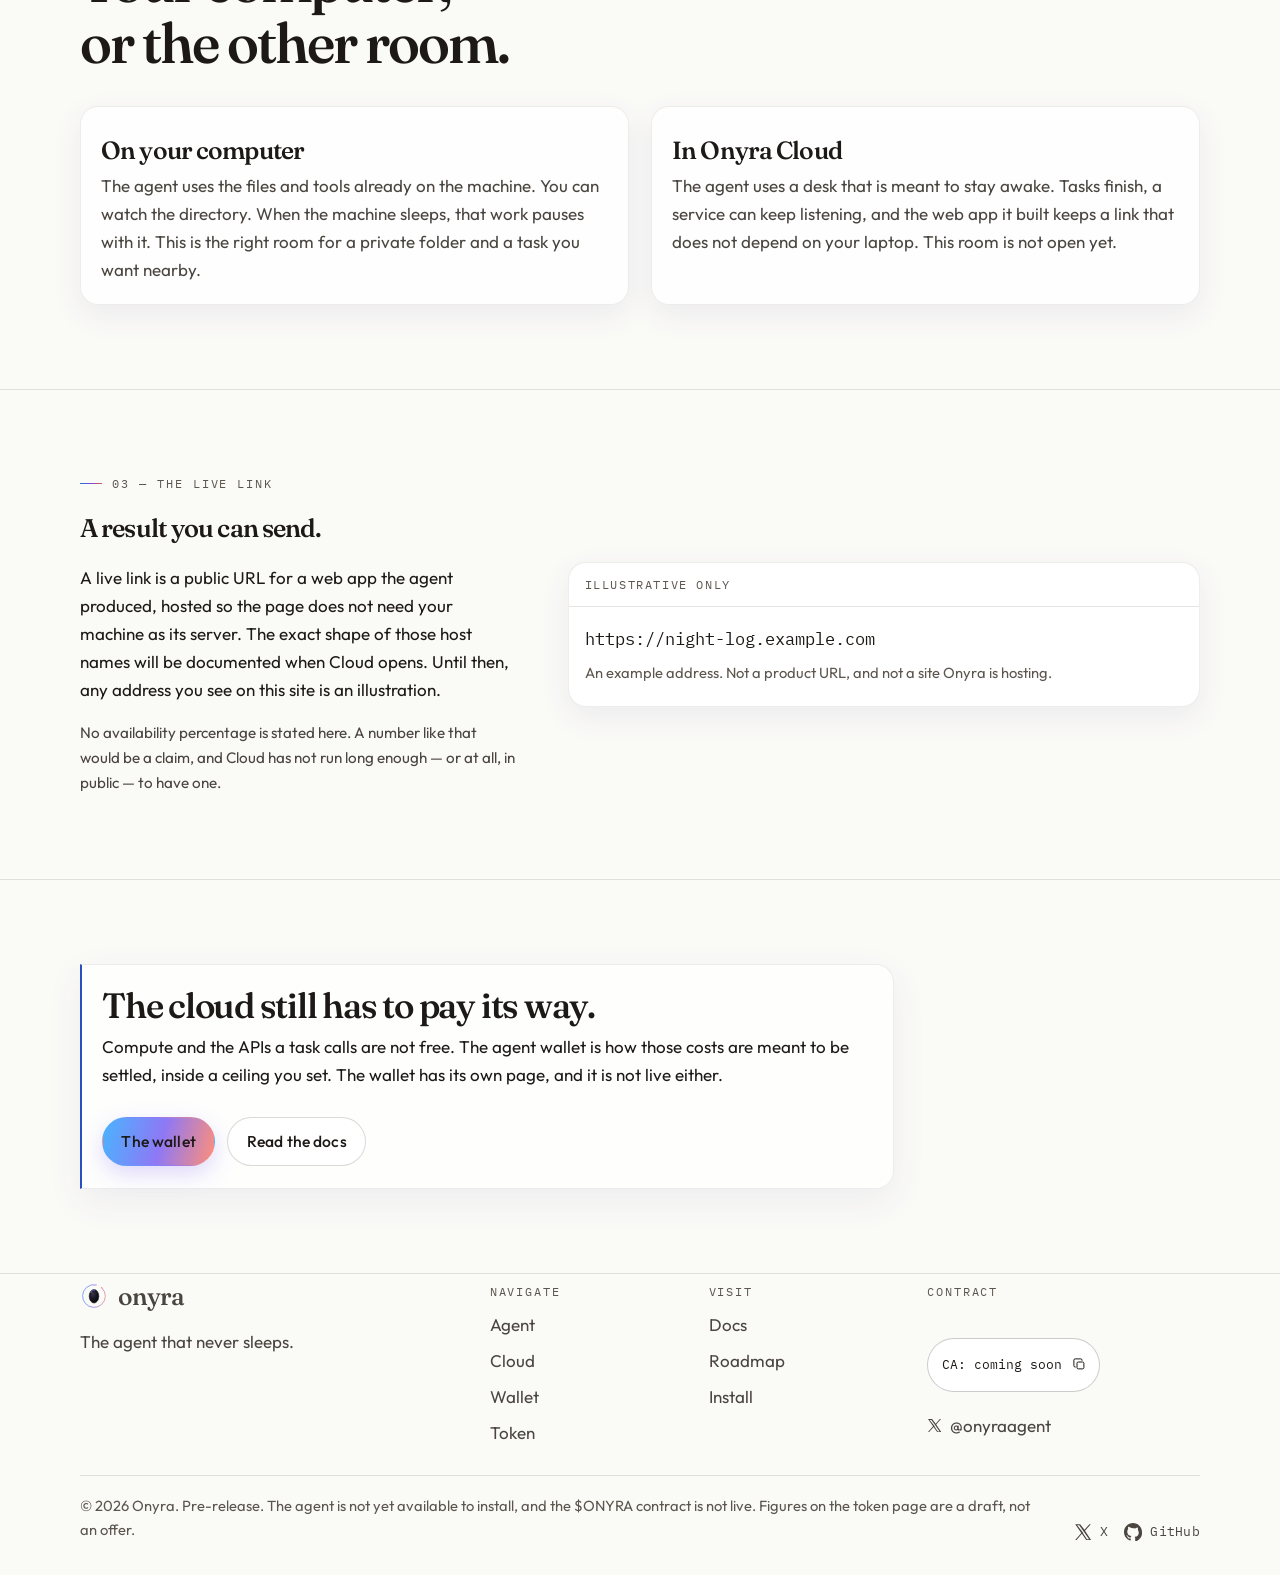
<file: cloud/index.html>
<!DOCTYPE html>
<html lang="en">
<head>
  <meta charset="utf-8">
  <meta name="viewport" content="width=device-width, initial-scale=1">
  <title>Cloud — Onyra</title>
  <meta name="description" content="Onyra Cloud is the desk that stays open: tasks continue when the laptop is closed, services stay up, and every web app gets a live link.">
  <link rel="canonical" href="https://onyraai.com/cloud/">
  <meta name="theme-color" content="#fafaf7">
  <meta name="color-scheme" content="light">
  <meta property="og:type" content="website">
  <meta property="og:site_name" content="Onyra">
  <meta property="og:title" content="Onyra Cloud">
  <meta property="og:description" content="Onyra Cloud is the desk that stays open: tasks continue when the laptop is closed, services stay up, and every web app gets a live link.">
  <meta property="og:url" content="https://onyraai.com/cloud/">
  <meta property="og:image" content="https://onyraai.com/assets/og.png">
  <meta property="og:image:width" content="1200">
  <meta property="og:image:height" content="630">
  <meta property="og:image:alt" content="Onyra wordmark on onyx, with the line: the agent that never sleeps.">
  <meta property="og:locale" content="en_US">
  <meta name="twitter:card" content="summary_large_image">
  <meta name="twitter:site" content="@onyraagent">
  <meta name="twitter:creator" content="@onyraagent">
  <meta name="twitter:title" content="Onyra Cloud">
  <meta name="twitter:description" content="Onyra Cloud is the desk that stays open: tasks continue when the laptop is closed, services stay up, and every web app gets a live link.">
  <meta name="twitter:image" content="https://onyraai.com/assets/og.png">
  <link rel="icon" href="/assets/favicon.svg" type="image/svg+xml">
  <link rel="icon" href="/assets/favicon-32.png" type="image/png" sizes="32x32">
  <link rel="apple-touch-icon" href="/assets/apple-touch-icon.png">
  <link rel="manifest" href="/site.webmanifest">
  <link rel="preload" href="/assets/fonts/fraunces.woff2" as="font" type="font/woff2" crossorigin>
  <link rel="stylesheet" href="/css/fonts.css">
  <link rel="stylesheet" href="/css/styles.css">
  <script>document.documentElement.classList.add("js");</script>
</head>
<body>

  <a class="skip" href="#main">Skip to content</a>
  <header class="site-header" data-header>
    <div class="header-bar">
      <a class="brand" href="/">
        <img class="brand-mark" src="/assets/mark.svg" width="28" height="28" alt="">
        <span class="brand-word">onyra</span>
      </a>
      <button class="nav-toggle" type="button" aria-expanded="false" aria-controls="site-nav">
        <span class="sr-only">Menu</span>
        <span class="nav-toggle-icon" aria-hidden="true"></span>
      </button>
      <nav class="nav" id="site-nav" aria-label="Primary">
        <ul class="nav-list">
          <li><a href="/agent/">Agent</a></li><li><a href="/cloud/" aria-current="page">Cloud</a></li><li><a href="/wallet/">Wallet</a></li><li><a href="/token/">Token</a></li><li><a href="/docs/">Docs</a></li><li><a href="/roadmap/">Roadmap</a></li>
        </ul>
        <a class="btn btn-primary nav-cta" href="/docs/">Read the docs</a>
      </nav>
      <a class="btn btn-primary header-cta" href="/docs/">Read the docs</a>
    </div>
  </header>
  <main id="main">
    <header class="page-hero">
      <div class="aurora" aria-hidden="true"></div>
      <div class="stars" aria-hidden="true"></div>
      <div class="wrap">
        <p class="kicker">Onyra Cloud</p>
        <h1>The desk that stays open.</h1>
        <p class="lede">A laptop is a fine place to start a task and a poor place to finish one that should outlast the lid. Onyra Cloud is the other room: the agent's own machines, meant to keep working when yours sleep.</p>
        <p class="status"><span class="pill now"><span class="dot" aria-hidden="true"></span>Not open yet</span> <span>This page is the design. There is no cloud to sign in to, and no uptime figure to quote, because none has been earned.</span></p>
      </div>
    </header>

    <section class="section" style="border-top:0;padding-top:8px" aria-labelledby="promises-title">
      <div class="wrap">
        <div class="section-head reveal">
          <p class="kicker">01 — What it is for</p>
          <h2 id="promises-title">Three promises, and no invented numbers.</h2>
        </div>
        <ol class="duties">
          <li class="reveal">
            <span class="idx">01</span>
            <div>
              <h3>The lid can close.</h3>
              <p>A task you hand to Onyra Cloud is meant to continue after your computer sleeps, shuts, or simply leaves the desk. The agent does not need your screen to stay awake.</p>
            </div>
          </li>
          <li class="reveal">
            <span class="idx">02</span>
            <div>
              <h3>Services can stay up.</h3>
              <p>If the work is not a one-off page but a small service — something that should keep listening — Cloud is where that service is meant to live. Your laptop is not the server.</p>
            </div>
          </li>
          <li class="reveal">
            <span class="idx">03</span>
            <div>
              <h3>Every web app gets a link.</h3>
              <p>When the agent ships a web app, that app is meant to have a public URL of its own, hosted by Onyra Cloud. The link is the result. You do not have to leave a process running to show it to someone.</p>
            </div>
          </li>
        </ol>
      </div>
    </section>

    <section class="section" aria-labelledby="where-title">
      <div class="wrap">
        <div class="section-head reveal">
          <p class="kicker">02 — Where the work runs</p>
          <h2 id="where-title">Your computer, or the other room.</h2>
        </div>
        <div class="compare">
          <article class="card reveal">
            <h3>On your computer</h3>
            <p>The agent uses the files and tools already on the machine. You can watch the directory. When the machine sleeps, that work pauses with it. This is the right room for a private folder and a task you want nearby.</p>
          </article>
          <article class="card reveal">
            <h3>In Onyra Cloud</h3>
            <p>The agent uses a desk that is meant to stay awake. Tasks finish, a service can keep listening, and the web app it built keeps a link that does not depend on your laptop. This room is not open yet.</p>
          </article>
        </div>
      </div>
    </section>

    <section class="section" aria-labelledby="link-title">
      <div class="wrap demo-grid">
        <div class="reveal">
          <p class="kicker">03 — The live link</p>
          <h2 id="link-title">A result you can send.</h2>
          <p>A live link is a public URL for a web app the agent produced, hosted so the page does not need your machine as its server. The exact shape of those host names will be documented when Cloud opens. Until then, any address you see on this site is an illustration.</p>
          <p class="fine">No availability percentage is stated here. A number like that would be a claim, and Cloud has not run long enough — or at all, in public — to have one.</p>
        </div>
        <figure class="link-card reveal">
          <header>Illustrative only</header>
          <p>https://night-log.example.com<span class="note">An example address. Not a product URL, and not a site Onyra is hosting.</span></p>
        </figure>
      </div>
    </section>

    <section class="section">
      <div class="wrap reveal">
        <div class="callout">
          <h2>The cloud still has to pay its way.</h2>
          <p>Compute and the APIs a task calls are not free. The agent wallet is how those costs are meant to be settled, inside a ceiling you set. The wallet has its own page, and it is not live either.</p>
          <div class="actions">
            <a class="btn btn-primary" href="/wallet/">The wallet</a>
            <a class="btn btn-ghost" href="/docs/">Read the docs</a>
          </div>
        </div>
      </div>
    </section>
  </main>

  <footer class="site-footer">
    <div class="wrap footer-grid">
      <div class="footer-brand">
        <a class="brand" href="/">
          <img class="brand-mark" src="/assets/mark.svg" width="28" height="28" alt="">
          <span class="brand-word">onyra</span>
        </a>
        <p>The agent that never sleeps.</p>
      </div>
      <nav aria-label="Footer">
        <p class="footer-label">Navigate</p>
        <ul>
          <li><a href="/agent/">Agent</a></li>
          <li><a href="/cloud/">Cloud</a></li>
          <li><a href="/wallet/">Wallet</a></li>
          <li><a href="/token/">Token</a></li>
        </ul>
      </nav>
      <nav aria-label="More">
        <p class="footer-label">Visit</p>
        <ul>
          <li><a href="/docs/">Docs</a></li>
          <li><a href="/roadmap/">Roadmap</a></li>
          <li><a href="/docs/#install">Install</a></li>
        </ul>
      </nav>
      <div class="footer-aside">
        <p class="footer-label">Contract</p>
        <button type="button" class="ca-chip" data-ca-copy>
          <span data-ca-label>CA: coming soon</span>
          <svg class="ca-icon" viewBox="0 0 24 24" fill="none" stroke="currentColor" stroke-width="1.6" aria-hidden="true"><rect x="8" y="8" width="11" height="11" rx="2"/><path d="M6 16H5a2 2 0 0 1-2-2V5a2 2 0 0 1 2-2h9a2 2 0 0 1 2 2v1"/></svg>
        </button>
        <a class="x-link" data-x-link href="https://x.com/onyraagent" target="_blank" rel="noopener noreferrer">
          <svg viewBox="0 0 24 24" aria-hidden="true"><path fill="currentColor" d="M14.7 10.3 22.4 1.5h-1.8l-6.7 7.6L8.2 1.5H1.6l8.1 11.8L1.6 22.5h1.8l7.1-8.1 5.7 8.1h6.6l-8.1-12.2Zm-2.5 2.8-.8-1.2L4.2 3h2.8l5.3 7.5.8 1.2 7 10h-2.8l-5.1-7.6Z"/></svg>
          <span data-x-handle>@onyraagent</span>
        </a>
      </div>
    </div>
    <div class="footer-end">
      <p class="footer-legal">© <span data-year>2026</span> Onyra. Pre-release. The agent is not yet available to install, and the $ONYRA contract is not live. Figures on the token page are a draft, not an offer.</p>
      <div class="footer-marks">
        <a class="x-mark" data-x-link href="https://x.com/onyraagent" target="_blank" rel="noopener">
          <svg viewBox="0 0 24 24" aria-hidden="true"><path fill="currentColor" d="M14.7 10.3 22.4 1.5h-1.8l-6.7 7.6L8.2 1.5H1.6l8.1 11.8L1.6 22.5h1.8l7.1-8.1 5.7 8.1h6.6l-8.1-12.2Zm-2.5 2.8-.8-1.2L4.2 3h2.8l5.3 7.5.8 1.2 7 10h-2.8l-5.1-7.6Z"/></svg>
          X
        </a>
      <a class="github-link" data-github-link href="https://github.com/onyraagent-art/onyra" target="_blank" rel="noopener">
        <svg viewBox="0 0 16 16" aria-hidden="true"><path fill="currentColor" d="M8 0C3.58 0 0 3.58 0 8c0 3.54 2.29 6.53 5.47 7.59.4.07.55-.17.55-.38 0-.19-.01-.82-.01-1.49-2.01.37-2.53-.49-2.69-.94-.09-.23-.48-.94-.82-1.13-.28-.15-.68-.52-.01-.53.63-.01 1.08.58 1.23.82.72 1.21 1.87.87 2.33.66.07-.52.28-.87.51-1.07-1.78-.2-3.64-.89-3.64-3.95 0-.87.31-1.59.82-2.15-.08-.2-.36-1.02.08-2.12 0 0 .67-.21 2.2.82A7.7 7.7 0 0 1 8 4.67c.68 0 1.36.09 2 .27 1.53-1.03 2.2-.82 2.2-.82.44 1.1.16 1.92.08 2.12.51.56.82 1.28.82 2.15 0 3.07-1.87 3.75-3.65 3.95.29.25.54.73.54 1.48 0 1.07-.01 1.93-.01 2.2 0 .21.15.46.55.38A8.01 8.01 0 0 0 16 8c0-4.42-3.58-8-8-8Z"/></svg>
        GitHub
      </a>
      </div>
    </div>
  </footer>
  <div class="toast" data-toast role="status" aria-live="polite"></div>
  <script src="/js/config.js"></script>
  <script src="/js/main.js"></script>
</body>
</html>
</file>
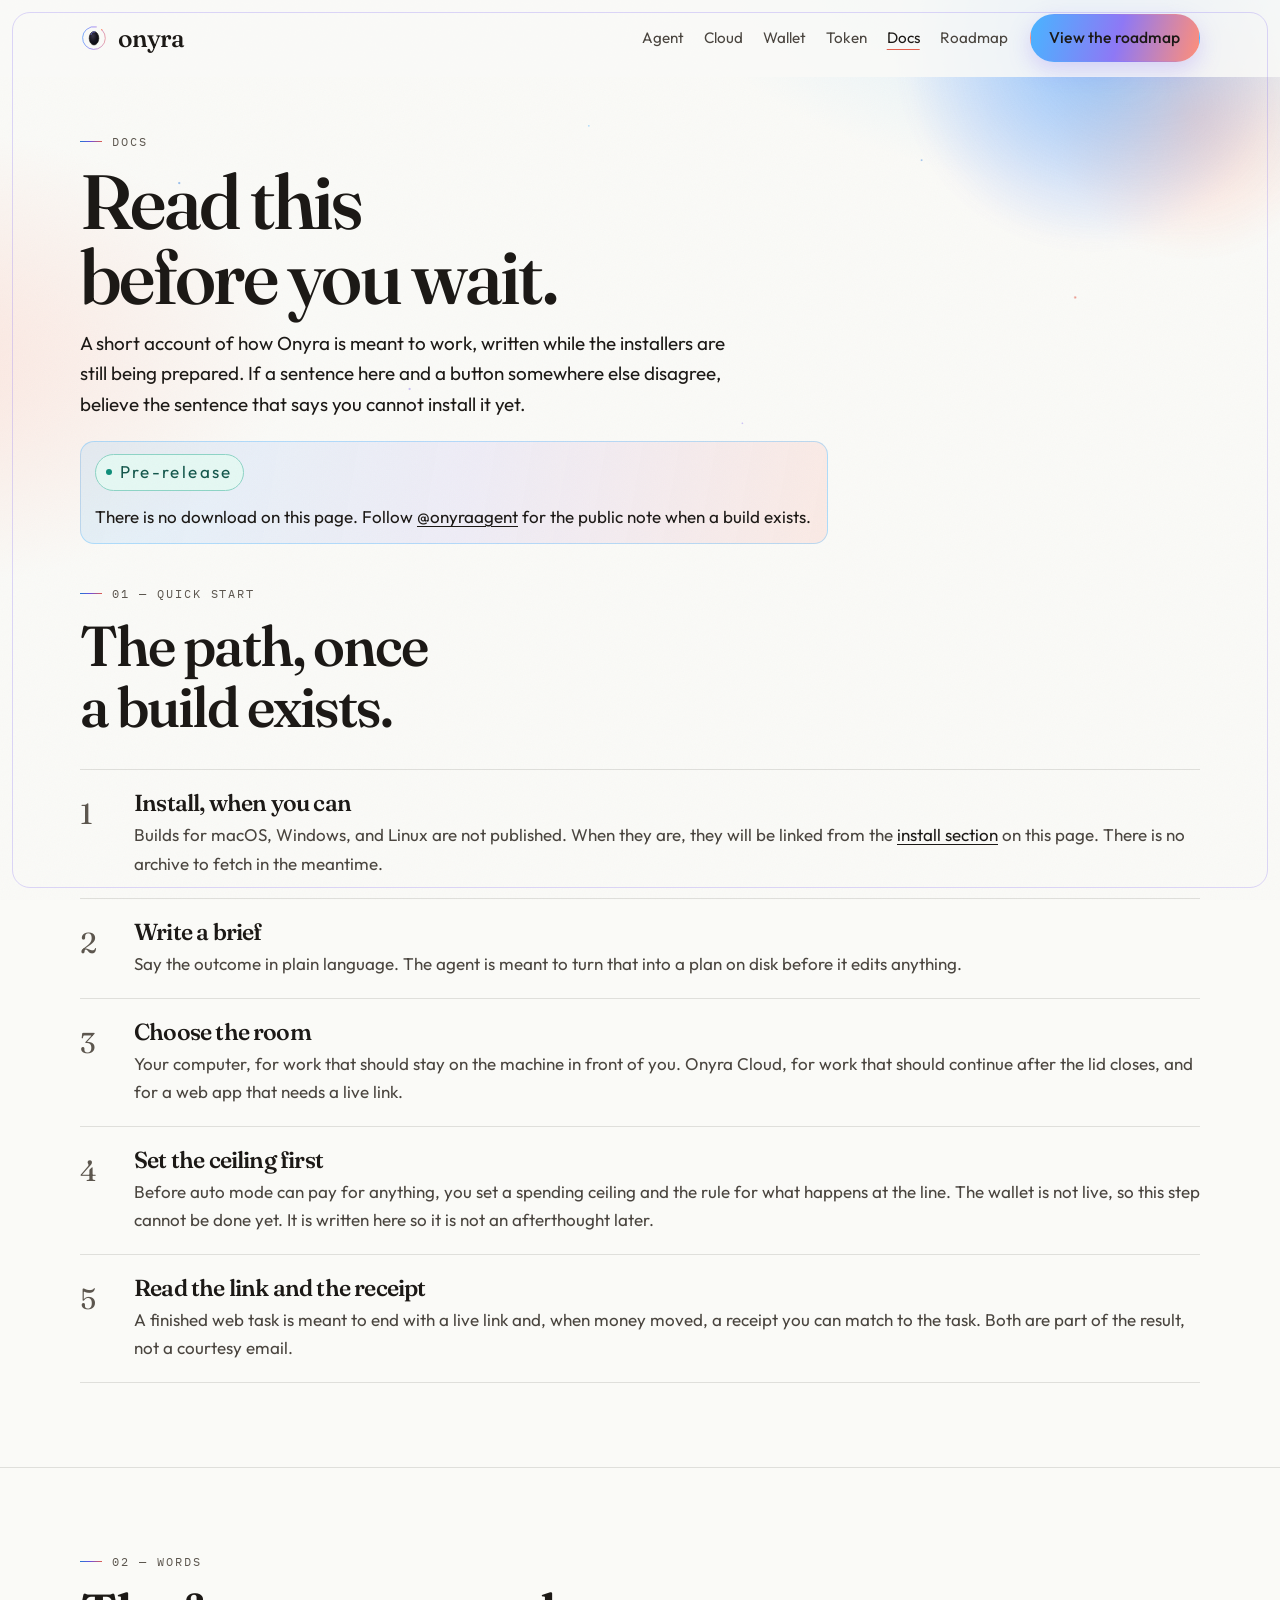
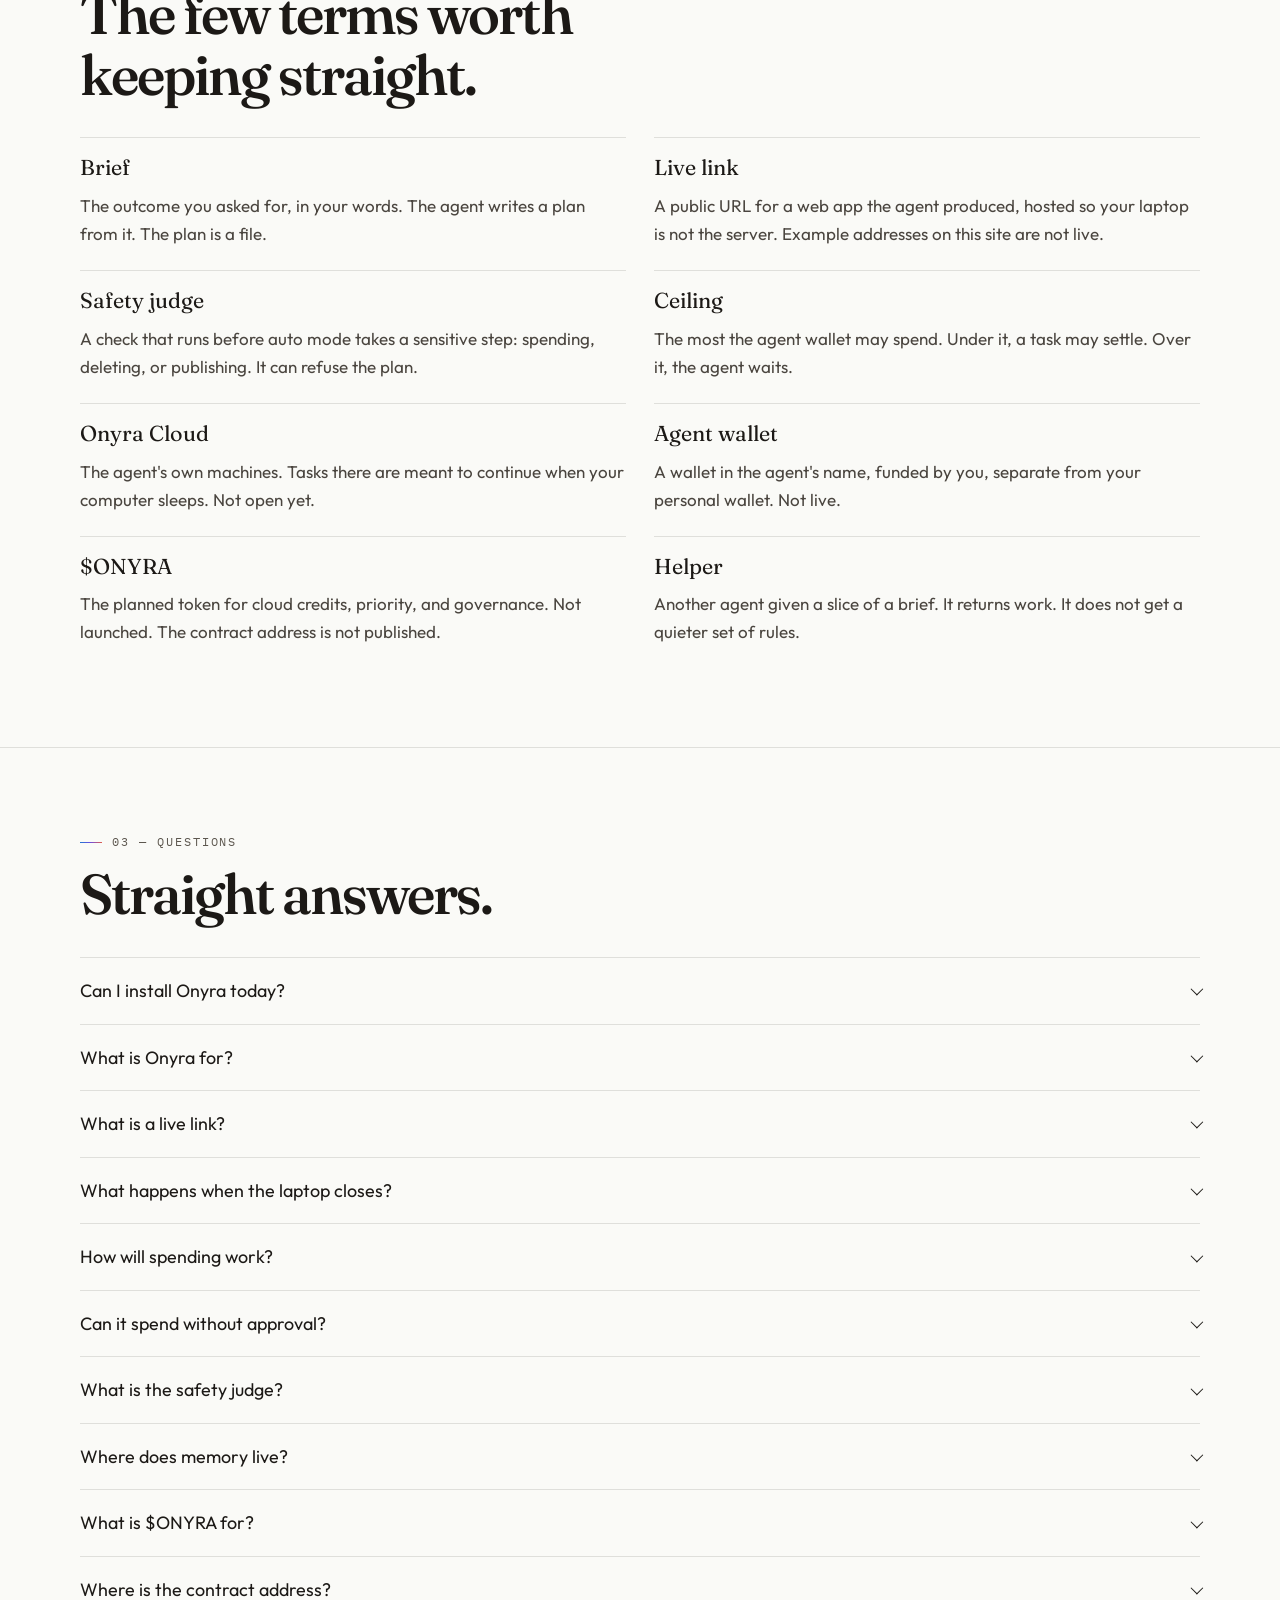
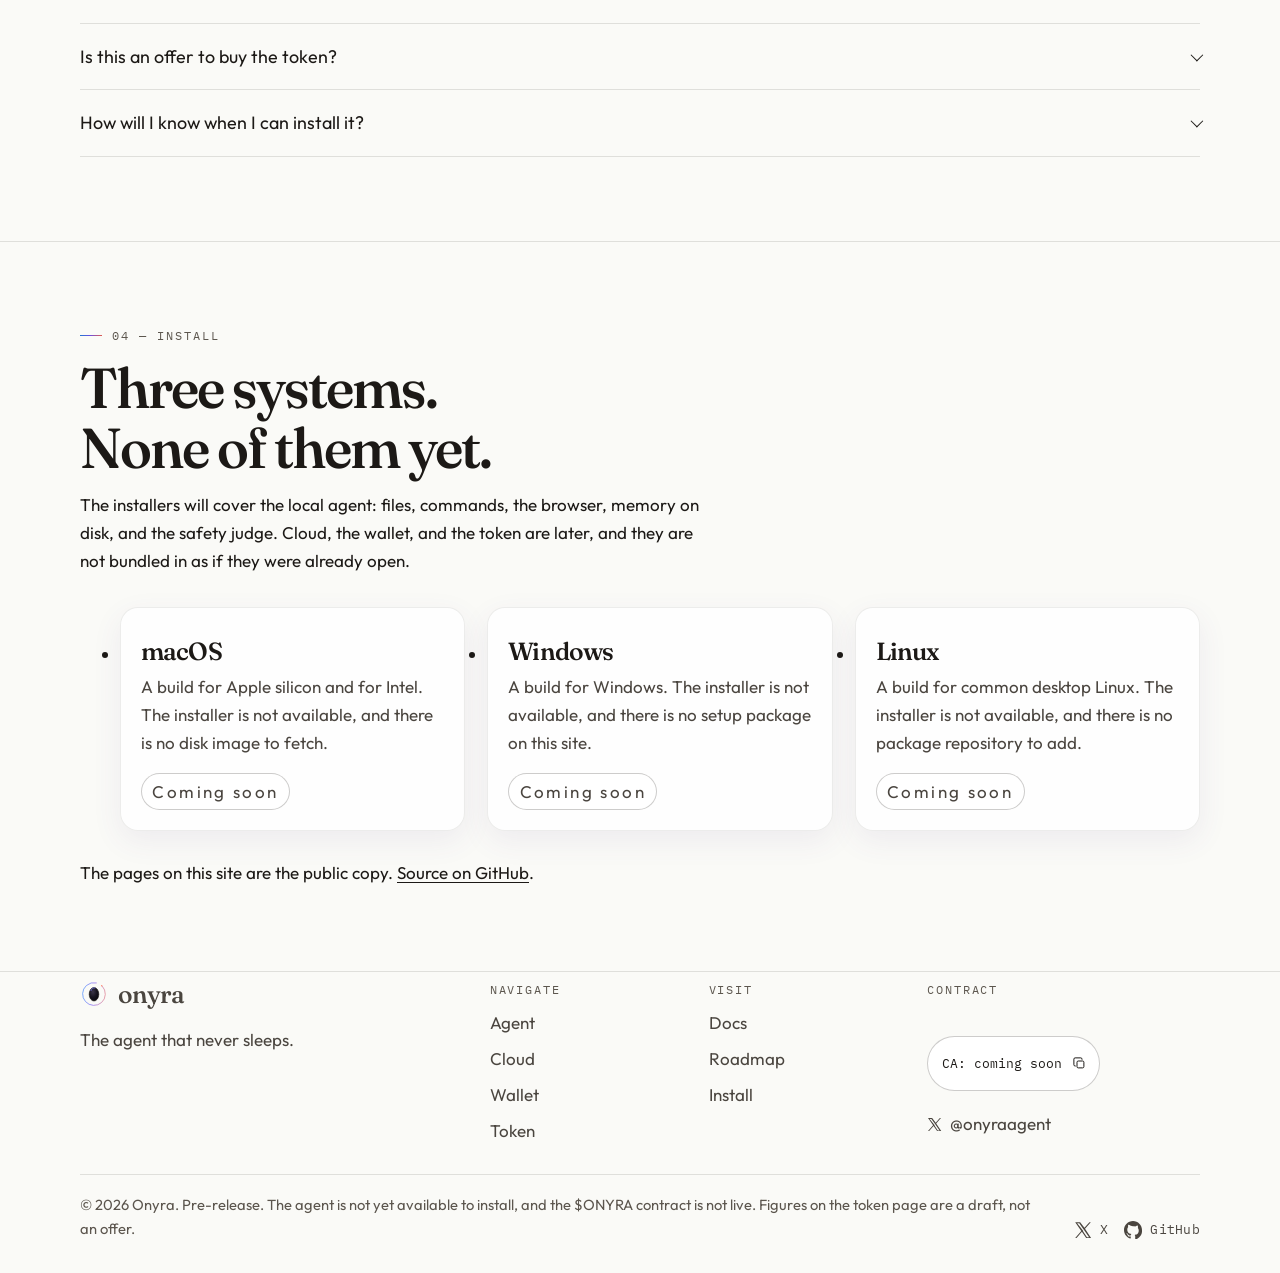
<file: docs/index.html>
<!DOCTYPE html>
<html lang="en">
<head>
  <meta charset="utf-8">
  <meta name="viewport" content="width=device-width, initial-scale=1">
  <title>Docs — Onyra</title>
  <meta name="description" content="How Onyra is meant to work: a quick start, answers to common questions, and installers for macOS, Windows, and Linux — not available yet.">
  <link rel="canonical" href="https://onyraai.com/docs/">
  <meta name="theme-color" content="#fafaf7">
  <meta name="color-scheme" content="light">
  <meta property="og:type" content="website">
  <meta property="og:site_name" content="Onyra">
  <meta property="og:title" content="Docs — Onyra">
  <meta property="og:description" content="How Onyra is meant to work: a quick start, answers to common questions, and installers for macOS, Windows, and Linux — not available yet.">
  <meta property="og:url" content="https://onyraai.com/docs/">
  <meta property="og:image" content="https://onyraai.com/assets/og.png">
  <meta property="og:image:width" content="1200">
  <meta property="og:image:height" content="630">
  <meta property="og:image:alt" content="Onyra wordmark on onyx, with the line: the agent that never sleeps.">
  <meta property="og:locale" content="en_US">
  <meta name="twitter:card" content="summary_large_image">
  <meta name="twitter:site" content="@onyraagent">
  <meta name="twitter:creator" content="@onyraagent">
  <meta name="twitter:title" content="Docs — Onyra">
  <meta name="twitter:description" content="How Onyra is meant to work: a quick start, answers to common questions, and installers for macOS, Windows, and Linux — not available yet.">
  <meta name="twitter:image" content="https://onyraai.com/assets/og.png">
  <link rel="icon" href="/assets/favicon.svg" type="image/svg+xml">
  <link rel="icon" href="/assets/favicon-32.png" type="image/png" sizes="32x32">
  <link rel="apple-touch-icon" href="/assets/apple-touch-icon.png">
  <link rel="manifest" href="/site.webmanifest">
  <link rel="preload" href="/assets/fonts/fraunces.woff2" as="font" type="font/woff2" crossorigin>
  <link rel="stylesheet" href="/css/fonts.css">
  <link rel="stylesheet" href="/css/styles.css">
  <script>document.documentElement.classList.add("js");</script>
</head>
<body>

  <a class="skip" href="#main">Skip to content</a>
  <header class="site-header" data-header>
    <div class="header-bar">
      <a class="brand" href="/">
        <img class="brand-mark" src="/assets/mark.svg" width="28" height="28" alt="">
        <span class="brand-word">onyra</span>
      </a>
      <button class="nav-toggle" type="button" aria-expanded="false" aria-controls="site-nav">
        <span class="sr-only">Menu</span>
        <span class="nav-toggle-icon" aria-hidden="true"></span>
      </button>
      <nav class="nav" id="site-nav" aria-label="Primary">
        <ul class="nav-list">
          <li><a href="/agent/">Agent</a></li><li><a href="/cloud/">Cloud</a></li><li><a href="/wallet/">Wallet</a></li><li><a href="/token/">Token</a></li><li><a href="/docs/" aria-current="page">Docs</a></li><li><a href="/roadmap/">Roadmap</a></li>
        </ul>
        <a class="btn btn-primary nav-cta" href="/roadmap/">View the roadmap</a>
      </nav>
      <a class="btn btn-primary header-cta" href="/roadmap/">View the roadmap</a>
    </div>
  </header>
  <main id="main">
    <header class="page-hero">
      <div class="aurora" aria-hidden="true"></div>
      <div class="stars" aria-hidden="true"></div>
      <div class="wrap">
        <p class="kicker">Docs</p>
        <h1>Read this before you wait.</h1>
        <p class="lede">A short account of how Onyra is meant to work, written while the installers are still being prepared. If a sentence here and a button somewhere else disagree, believe the sentence that says you cannot install it yet.</p>
        <p class="status"><span class="pill now"><span class="dot" aria-hidden="true"></span>Pre-release</span> <span>There is no download on this page. Follow <a data-x-link href="https://x.com/onyraagent" target="_blank" rel="noopener noreferrer"><span data-x-handle>@onyraagent</span></a> for the public note when a build exists.</span></p>
      </div>
    </header>

    <section class="section" id="quick-start" style="border-top:0;padding-top:12px" aria-labelledby="start-title">
      <div class="wrap">
        <div class="section-head reveal">
          <p class="kicker">01 — Quick start</p>
          <h2 id="start-title">The path, once a build exists.</h2>
        </div>
        <ol class="steps">
          <li class="reveal">
            <span class="num">1</span>
            <div>
              <h3>Install, when you can</h3>
              <p>Builds for macOS, Windows, and Linux are not published. When they are, they will be linked from the <a href="#install">install section</a> on this page. There is no archive to fetch in the meantime.</p>
            </div>
          </li>
          <li class="reveal">
            <span class="num">2</span>
            <div>
              <h3>Write a brief</h3>
              <p>Say the outcome in plain language. The agent is meant to turn that into a plan on disk before it edits anything.</p>
            </div>
          </li>
          <li class="reveal">
            <span class="num">3</span>
            <div>
              <h3>Choose the room</h3>
              <p>Your computer, for work that should stay on the machine in front of you. Onyra Cloud, for work that should continue after the lid closes, and for a web app that needs a live link.</p>
            </div>
          </li>
          <li class="reveal">
            <span class="num">4</span>
            <div>
              <h3>Set the ceiling first</h3>
              <p>Before auto mode can pay for anything, you set a spending ceiling and the rule for what happens at the line. The wallet is not live, so this step cannot be done yet. It is written here so it is not an afterthought later.</p>
            </div>
          </li>
          <li class="reveal">
            <span class="num">5</span>
            <div>
              <h3>Read the link and the receipt</h3>
              <p>A finished web task is meant to end with a live link and, when money moved, a receipt you can match to the task. Both are part of the result, not a courtesy email.</p>
            </div>
          </li>
        </ol>
      </div>
    </section>

    <section class="section" aria-labelledby="words-title">
      <div class="wrap">
        <div class="section-head reveal">
          <p class="kicker">02 — Words</p>
          <h2 id="words-title">The few terms worth keeping straight.</h2>
        </div>
        <dl class="defs">
          <div class="reveal">
            <dt>Brief</dt>
            <dd>The outcome you asked for, in your words. The agent writes a plan from it. The plan is a file.</dd>
          </div>
          <div class="reveal">
            <dt>Live link</dt>
            <dd>A public URL for a web app the agent produced, hosted so your laptop is not the server. Example addresses on this site are not live.</dd>
          </div>
          <div class="reveal">
            <dt>Safety judge</dt>
            <dd>A check that runs before auto mode takes a sensitive step: spending, deleting, or publishing. It can refuse the plan.</dd>
          </div>
          <div class="reveal">
            <dt>Ceiling</dt>
            <dd>The most the agent wallet may spend. Under it, a task may settle. Over it, the agent waits.</dd>
          </div>
          <div class="reveal">
            <dt>Onyra Cloud</dt>
            <dd>The agent's own machines. Tasks there are meant to continue when your computer sleeps. Not open yet.</dd>
          </div>
          <div class="reveal">
            <dt>Agent wallet</dt>
            <dd>A wallet in the agent's name, funded by you, separate from your personal wallet. Not live.</dd>
          </div>
          <div class="reveal">
            <dt><span data-ticker>$ONYRA</span></dt>
            <dd>The planned token for cloud credits, priority, and governance. Not launched. The contract address is not published.</dd>
          </div>
          <div class="reveal">
            <dt>Helper</dt>
            <dd>Another agent given a slice of a brief. It returns work. It does not get a quieter set of rules.</dd>
          </div>
        </dl>
      </div>
    </section>

    <section class="section" aria-labelledby="faq-title">
      <div class="wrap">
        <div class="section-head reveal">
          <p class="kicker">03 — Questions</p>
          <h2 id="faq-title">Straight answers.</h2>
        </div>
        <div class="faq reveal">
          <details>
            <summary>Can I install Onyra today?</summary>
            <div class="faq-body"><p>No. Onyra is pre-release. Installers for macOS, Windows, and Linux are not published, and this site does not hide a download behind another name. When a build is real, it will be linked from the install section.</p></div>
          </details>
          <details>
            <summary>What is Onyra for?</summary>
            <div class="faq-body"><p>You leave a brief. Onyra is being built to do the work: edit files, run commands, use a browser, and publish a web app at a live link. It can do that on your computer, or in Onyra Cloud, which is meant to keep running after you close the lid. When a task needs a paid API, the agent pays from its own wallet, inside limits you set.</p></div>
          </details>
          <details>
            <summary>What is a live link?</summary>
            <div class="faq-body"><p>A public URL for a web app the agent has produced, hosted so the page stays up without your laptop acting as the server. The exact shape of those URLs will be documented when Onyra Cloud opens. Addresses in the homepage demonstration are examples.</p></div>
          </details>
          <details>
            <summary>What happens when the laptop closes?</summary>
            <div class="faq-body"><p>Work on the local machine pauses when the machine sleeps. Onyra Cloud is the other desk: tasks there are meant to continue, and services the agent starts there are meant to stay available. Cloud is not open yet.</p></div>
          </details>
          <details>
            <summary>How will spending work?</summary>
            <div class="faq-body"><p>The agent has a wallet of its own, separate from yours. You fund it on purpose. You set a ceiling, and a rule for anything that would cross it. Payments are per use — the calls and compute that task consumed — and are designed to leave an on-chain receipt. None of this is live. The <a href="/wallet/">wallet page</a> is the longer version.</p></div>
          </details>
          <details>
            <summary>Can it spend without approval?</summary>
            <div class="faq-body"><p>Not past the rules you set. Under the ceiling, auto mode may settle a cost the task already incurred. Over the ceiling, it waits. The safety judge is there to stop a plan that spends, deletes, or publishes outside those rules. You should still read the receipt.</p></div>
          </details>
          <details>
            <summary>What is the safety judge?</summary>
            <div class="faq-body"><p>A check that runs before auto mode takes a sensitive step. It reads the plan and can refuse it. It is not a promise that nothing can go wrong. It is a gate, so “keep going” is not treated as permission to ignore the limits you wrote down.</p></div>
          </details>
          <details>
            <summary>Where does memory live?</summary>
            <div class="faq-body"><p>On disk. Plans, notes, and preferences are files you can open, not a transcript trapped in a chat window. You can read them, move them, and delete them.</p></div>
          </details>
          <details>
            <summary>What is $ONYRA for?</summary>
            <div class="faq-body"><p>Three uses are planned: paying for Onyra Cloud credits and compute, staking for priority on the queue, and governance over treasury and parameters. None of these are active. The contract has not launched. The <a href="/token/">token page</a> labels the allocation as a draft.</p></div>
          </details>
          <details>
            <summary>Where is the contract address?</summary>
            <div class="faq-body"><p>It is not live. Every page shows “CA: coming soon”. When an address exists, it will be entered once, in <code>js/config.js</code>, and the site will show that same address everywhere. Do not trust an address sent from anywhere else.</p></div>
          </details>
          <details>
            <summary>Is this an offer to buy the token?</summary>
            <div class="faq-body"><p>No. The token page is a draft of how $ONYRA is intended to work, including placeholder percentages. It is not an offer, a solicitation, or a promise of profit or supply.</p></div>
          </details>
          <details>
            <summary>How will I know when I can install it?</summary>
            <div class="faq-body"><p>Follow <a data-x-link href="https://x.com/onyraagent" target="_blank" rel="noopener noreferrer"><span data-x-handle>@onyraagent</span></a> on X. That is the public channel for this pre-release. There is no mailing list and no download button on this site.</p></div>
          </details>
        </div>
      </div>
    </section>

    <section class="section" id="install" aria-labelledby="install-title">
      <div class="wrap">
        <div class="section-head reveal">
          <p class="kicker">04 — Install</p>
          <h2 id="install-title">Three systems. None of them yet.</h2>
          <p>The installers will cover the local agent: files, commands, the browser, memory on disk, and the safety judge. Cloud, the wallet, and the token are later, and they are not bundled in as if they were already open.</p>
        </div>
        <ul class="install-grid">
          <li class="card reveal">
            <h3>macOS</h3>
            <p>A build for Apple silicon and for Intel. The installer is not available, and there is no disk image to fetch.</p>
            <p class="pill">Coming soon</p>
          </li>
          <li class="card reveal">
            <h3>Windows</h3>
            <p>A build for Windows. The installer is not available, and there is no setup package on this site.</p>
            <p class="pill">Coming soon</p>
          </li>
          <li class="card reveal">
            <h3>Linux</h3>
            <p>A build for common desktop Linux. The installer is not available, and there is no package repository to add.</p>
            <p class="pill">Coming soon</p>
          </li>
        </ul>
        <p class="source-line">The pages on this site are the public copy. <a data-github-link href="https://github.com/onyraagent-art/onyra" target="_blank" rel="noopener">Source on GitHub</a>.</p>
      </div>
    </section>
  </main>

  <footer class="site-footer">
    <div class="wrap footer-grid">
      <div class="footer-brand">
        <a class="brand" href="/">
          <img class="brand-mark" src="/assets/mark.svg" width="28" height="28" alt="">
          <span class="brand-word">onyra</span>
        </a>
        <p>The agent that never sleeps.</p>
      </div>
      <nav aria-label="Footer">
        <p class="footer-label">Navigate</p>
        <ul>
          <li><a href="/agent/">Agent</a></li>
          <li><a href="/cloud/">Cloud</a></li>
          <li><a href="/wallet/">Wallet</a></li>
          <li><a href="/token/">Token</a></li>
        </ul>
      </nav>
      <nav aria-label="More">
        <p class="footer-label">Visit</p>
        <ul>
          <li><a href="/docs/">Docs</a></li>
          <li><a href="/roadmap/">Roadmap</a></li>
          <li><a href="/docs/#install">Install</a></li>
        </ul>
      </nav>
      <div class="footer-aside">
        <p class="footer-label">Contract</p>
        <button type="button" class="ca-chip" data-ca-copy>
          <span data-ca-label>CA: coming soon</span>
          <svg class="ca-icon" viewBox="0 0 24 24" fill="none" stroke="currentColor" stroke-width="1.6" aria-hidden="true"><rect x="8" y="8" width="11" height="11" rx="2"/><path d="M6 16H5a2 2 0 0 1-2-2V5a2 2 0 0 1 2-2h9a2 2 0 0 1 2 2v1"/></svg>
        </button>
        <a class="x-link" data-x-link href="https://x.com/onyraagent" target="_blank" rel="noopener noreferrer">
          <svg viewBox="0 0 24 24" aria-hidden="true"><path fill="currentColor" d="M14.7 10.3 22.4 1.5h-1.8l-6.7 7.6L8.2 1.5H1.6l8.1 11.8L1.6 22.5h1.8l7.1-8.1 5.7 8.1h6.6l-8.1-12.2Zm-2.5 2.8-.8-1.2L4.2 3h2.8l5.3 7.5.8 1.2 7 10h-2.8l-5.1-7.6Z"/></svg>
          <span data-x-handle>@onyraagent</span>
        </a>
      </div>
    </div>
    <div class="footer-end">
      <p class="footer-legal">© <span data-year>2026</span> Onyra. Pre-release. The agent is not yet available to install, and the $ONYRA contract is not live. Figures on the token page are a draft, not an offer.</p>
      <div class="footer-marks">
        <a class="x-mark" data-x-link href="https://x.com/onyraagent" target="_blank" rel="noopener">
          <svg viewBox="0 0 24 24" aria-hidden="true"><path fill="currentColor" d="M14.7 10.3 22.4 1.5h-1.8l-6.7 7.6L8.2 1.5H1.6l8.1 11.8L1.6 22.5h1.8l7.1-8.1 5.7 8.1h6.6l-8.1-12.2Zm-2.5 2.8-.8-1.2L4.2 3h2.8l5.3 7.5.8 1.2 7 10h-2.8l-5.1-7.6Z"/></svg>
          X
        </a>
      <a class="github-link" data-github-link href="https://github.com/onyraagent-art/onyra" target="_blank" rel="noopener">
        <svg viewBox="0 0 16 16" aria-hidden="true"><path fill="currentColor" d="M8 0C3.58 0 0 3.58 0 8c0 3.54 2.29 6.53 5.47 7.59.4.07.55-.17.55-.38 0-.19-.01-.82-.01-1.49-2.01.37-2.53-.49-2.69-.94-.09-.23-.48-.94-.82-1.13-.28-.15-.68-.52-.01-.53.63-.01 1.08.58 1.23.82.72 1.21 1.87.87 2.33.66.07-.52.28-.87.51-1.07-1.78-.2-3.64-.89-3.64-3.95 0-.87.31-1.59.82-2.15-.08-.2-.36-1.02.08-2.12 0 0 .67-.21 2.2.82A7.7 7.7 0 0 1 8 4.67c.68 0 1.36.09 2 .27 1.53-1.03 2.2-.82 2.2-.82.44 1.1.16 1.92.08 2.12.51.56.82 1.28.82 2.15 0 3.07-1.87 3.75-3.65 3.95.29.25.54.73.54 1.48 0 1.07-.01 1.93-.01 2.2 0 .21.15.46.55.38A8.01 8.01 0 0 0 16 8c0-4.42-3.58-8-8-8Z"/></svg>
        GitHub
      </a>
      </div>
    </div>
  </footer>
  <div class="toast" data-toast role="status" aria-live="polite"></div>
  <script src="/js/config.js"></script>
  <script src="/js/main.js"></script>
</body>
</html>
</file>
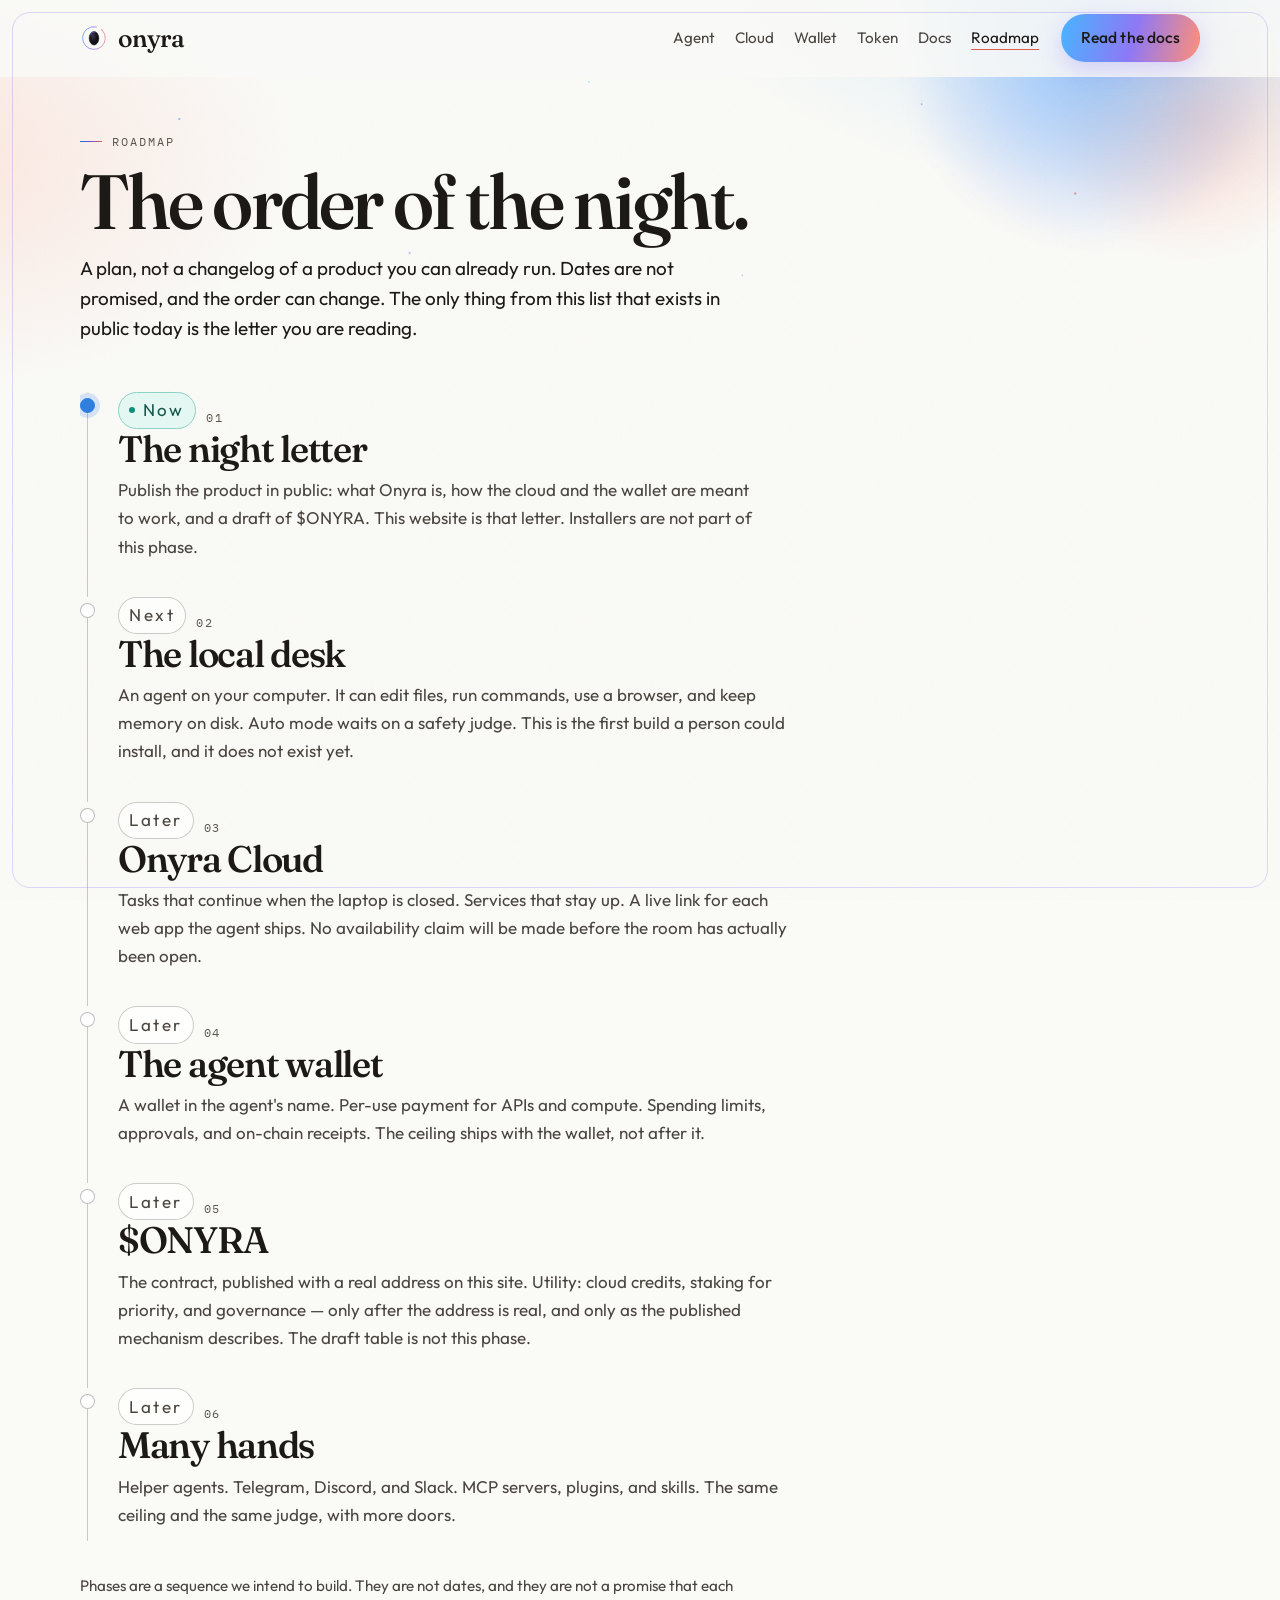
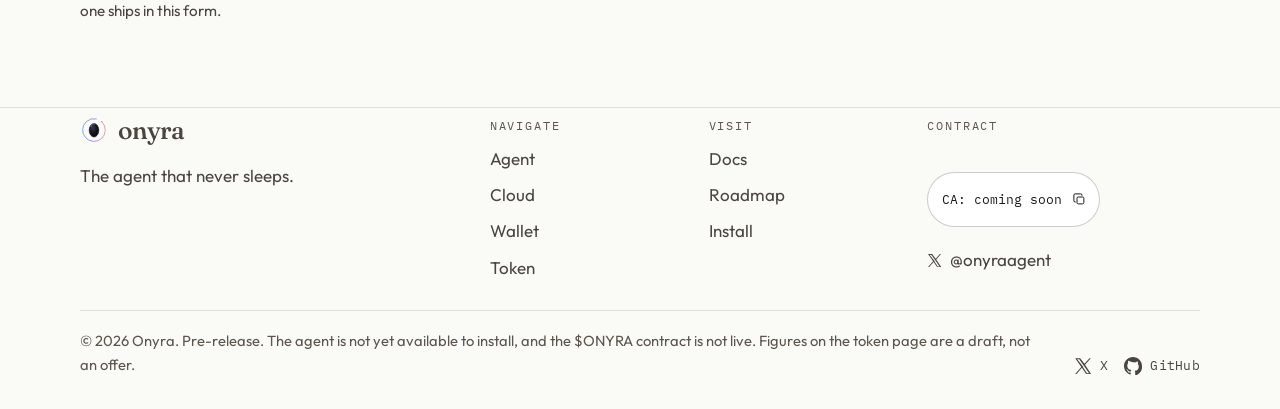
<file: roadmap/index.html>
<!DOCTYPE html>
<html lang="en">
<head>
  <meta charset="utf-8">
  <meta name="viewport" content="width=device-width, initial-scale=1">
  <title>Roadmap — Onyra</title>
  <meta name="description" content="The Onyra roadmap, from this letter to the local desk, the cloud, the wallet, the token, and helper agents. A plan, not a promise of dates.">
  <link rel="canonical" href="https://onyraai.com/roadmap/">
  <meta name="theme-color" content="#fafaf7">
  <meta name="color-scheme" content="light">
  <meta property="og:type" content="website">
  <meta property="og:site_name" content="Onyra">
  <meta property="og:title" content="Roadmap — Onyra">
  <meta property="og:description" content="The Onyra roadmap, from this letter to the local desk, the cloud, the wallet, the token, and helper agents. A plan, not a promise of dates.">
  <meta property="og:url" content="https://onyraai.com/roadmap/">
  <meta property="og:image" content="https://onyraai.com/assets/og.png">
  <meta property="og:image:width" content="1200">
  <meta property="og:image:height" content="630">
  <meta property="og:image:alt" content="Onyra wordmark on onyx, with the line: the agent that never sleeps.">
  <meta property="og:locale" content="en_US">
  <meta name="twitter:card" content="summary_large_image">
  <meta name="twitter:site" content="@onyraagent">
  <meta name="twitter:creator" content="@onyraagent">
  <meta name="twitter:title" content="Roadmap — Onyra">
  <meta name="twitter:description" content="The Onyra roadmap, from this letter to the local desk, the cloud, the wallet, the token, and helper agents. A plan, not a promise of dates.">
  <meta name="twitter:image" content="https://onyraai.com/assets/og.png">
  <link rel="icon" href="/assets/favicon.svg" type="image/svg+xml">
  <link rel="icon" href="/assets/favicon-32.png" type="image/png" sizes="32x32">
  <link rel="apple-touch-icon" href="/assets/apple-touch-icon.png">
  <link rel="manifest" href="/site.webmanifest">
  <link rel="preload" href="/assets/fonts/fraunces.woff2" as="font" type="font/woff2" crossorigin>
  <link rel="stylesheet" href="/css/fonts.css">
  <link rel="stylesheet" href="/css/styles.css">
  <script>document.documentElement.classList.add("js");</script>
</head>
<body>

  <a class="skip" href="#main">Skip to content</a>
  <header class="site-header" data-header>
    <div class="header-bar">
      <a class="brand" href="/">
        <img class="brand-mark" src="/assets/mark.svg" width="28" height="28" alt="">
        <span class="brand-word">onyra</span>
      </a>
      <button class="nav-toggle" type="button" aria-expanded="false" aria-controls="site-nav">
        <span class="sr-only">Menu</span>
        <span class="nav-toggle-icon" aria-hidden="true"></span>
      </button>
      <nav class="nav" id="site-nav" aria-label="Primary">
        <ul class="nav-list">
          <li><a href="/agent/">Agent</a></li><li><a href="/cloud/">Cloud</a></li><li><a href="/wallet/">Wallet</a></li><li><a href="/token/">Token</a></li><li><a href="/docs/">Docs</a></li><li><a href="/roadmap/" aria-current="page">Roadmap</a></li>
        </ul>
        <a class="btn btn-primary nav-cta" href="/docs/">Read the docs</a>
      </nav>
      <a class="btn btn-primary header-cta" href="/docs/">Read the docs</a>
    </div>
  </header>
  <main id="main">
    <header class="page-hero">
      <div class="aurora" aria-hidden="true"></div>
      <div class="stars" aria-hidden="true"></div>
      <div class="wrap">
        <p class="kicker">Roadmap</p>
        <h1>The order of the night.</h1>
        <p class="lede">A plan, not a changelog of a product you can already run. Dates are not promised, and the order can change. The only thing from this list that exists in public today is the letter you are reading.</p>
      </div>
    </header>

    <section class="section" style="border-top:0;padding-top:20px" aria-labelledby="phases-title">
      <div class="wrap">
        <h2 id="phases-title" class="sr-only">Phases</h2>
        <div class="phases-wrap">
        <div class="rail-glow" aria-hidden="true"></div>
        <ol class="phases">
          <li class="phase reveal">
            <div class="phase-node" aria-hidden="true"></div>
            <div class="phase-body">
              <p class="phase-top"><span class="pill now"><span class="dot" aria-hidden="true"></span>Now</span><span class="idx">01</span></p>
              <h2>The night letter</h2>
              <p>Publish the product in public: what Onyra is, how the cloud and the wallet are meant to work, and a draft of $ONYRA. This website is that letter. Installers are not part of this phase.</p>
            </div>
          </li>
          <li class="phase reveal">
            <div class="phase-node" aria-hidden="true"></div>
            <div class="phase-body">
              <p class="phase-top"><span class="pill">Next</span><span class="idx">02</span></p>
              <h2>The local desk</h2>
              <p>An agent on your computer. It can edit files, run commands, use a browser, and keep memory on disk. Auto mode waits on a safety judge. This is the first build a person could install, and it does not exist yet.</p>
            </div>
          </li>
          <li class="phase reveal">
            <div class="phase-node" aria-hidden="true"></div>
            <div class="phase-body">
              <p class="phase-top"><span class="pill">Later</span><span class="idx">03</span></p>
              <h2>Onyra Cloud</h2>
              <p>Tasks that continue when the laptop is closed. Services that stay up. A live link for each web app the agent ships. No availability claim will be made before the room has actually been open.</p>
            </div>
          </li>
          <li class="phase reveal">
            <div class="phase-node" aria-hidden="true"></div>
            <div class="phase-body">
              <p class="phase-top"><span class="pill">Later</span><span class="idx">04</span></p>
              <h2>The agent wallet</h2>
              <p>A wallet in the agent's name. Per-use payment for APIs and compute. Spending limits, approvals, and on-chain receipts. The ceiling ships with the wallet, not after it.</p>
            </div>
          </li>
          <li class="phase reveal">
            <div class="phase-node" aria-hidden="true"></div>
            <div class="phase-body">
              <p class="phase-top"><span class="pill">Later</span><span class="idx">05</span></p>
              <h2>$ONYRA</h2>
              <p>The contract, published with a real address on this site. Utility: cloud credits, staking for priority, and governance — only after the address is real, and only as the published mechanism describes. The draft table is not this phase.</p>
            </div>
          </li>
          <li class="phase reveal">
            <div class="phase-node" aria-hidden="true"></div>
            <div class="phase-body">
              <p class="phase-top"><span class="pill">Later</span><span class="idx">06</span></p>
              <h2>Many hands</h2>
              <p>Helper agents. Telegram, Discord, and Slack. MCP servers, plugins, and skills. The same ceiling and the same judge, with more doors.</p>
            </div>
          </li>
        </ol>
        </div>
        <p class="fine reveal" style="margin-top:8px">Phases are a sequence we intend to build. They are not dates, and they are not a promise that each one ships in this form.</p>
      </div>
    </section>
  </main>

  <footer class="site-footer">
    <div class="wrap footer-grid">
      <div class="footer-brand">
        <a class="brand" href="/">
          <img class="brand-mark" src="/assets/mark.svg" width="28" height="28" alt="">
          <span class="brand-word">onyra</span>
        </a>
        <p>The agent that never sleeps.</p>
      </div>
      <nav aria-label="Footer">
        <p class="footer-label">Navigate</p>
        <ul>
          <li><a href="/agent/">Agent</a></li>
          <li><a href="/cloud/">Cloud</a></li>
          <li><a href="/wallet/">Wallet</a></li>
          <li><a href="/token/">Token</a></li>
        </ul>
      </nav>
      <nav aria-label="More">
        <p class="footer-label">Visit</p>
        <ul>
          <li><a href="/docs/">Docs</a></li>
          <li><a href="/roadmap/">Roadmap</a></li>
          <li><a href="/docs/#install">Install</a></li>
        </ul>
      </nav>
      <div class="footer-aside">
        <p class="footer-label">Contract</p>
        <button type="button" class="ca-chip" data-ca-copy>
          <span data-ca-label>CA: coming soon</span>
          <svg class="ca-icon" viewBox="0 0 24 24" fill="none" stroke="currentColor" stroke-width="1.6" aria-hidden="true"><rect x="8" y="8" width="11" height="11" rx="2"/><path d="M6 16H5a2 2 0 0 1-2-2V5a2 2 0 0 1 2-2h9a2 2 0 0 1 2 2v1"/></svg>
        </button>
        <a class="x-link" data-x-link href="https://x.com/onyraagent" target="_blank" rel="noopener noreferrer">
          <svg viewBox="0 0 24 24" aria-hidden="true"><path fill="currentColor" d="M14.7 10.3 22.4 1.5h-1.8l-6.7 7.6L8.2 1.5H1.6l8.1 11.8L1.6 22.5h1.8l7.1-8.1 5.7 8.1h6.6l-8.1-12.2Zm-2.5 2.8-.8-1.2L4.2 3h2.8l5.3 7.5.8 1.2 7 10h-2.8l-5.1-7.6Z"/></svg>
          <span data-x-handle>@onyraagent</span>
        </a>
      </div>
    </div>
    <div class="footer-end">
      <p class="footer-legal">© <span data-year>2026</span> Onyra. Pre-release. The agent is not yet available to install, and the $ONYRA contract is not live. Figures on the token page are a draft, not an offer.</p>
      <div class="footer-marks">
        <a class="x-mark" data-x-link href="https://x.com/onyraagent" target="_blank" rel="noopener">
          <svg viewBox="0 0 24 24" aria-hidden="true"><path fill="currentColor" d="M14.7 10.3 22.4 1.5h-1.8l-6.7 7.6L8.2 1.5H1.6l8.1 11.8L1.6 22.5h1.8l7.1-8.1 5.7 8.1h6.6l-8.1-12.2Zm-2.5 2.8-.8-1.2L4.2 3h2.8l5.3 7.5.8 1.2 7 10h-2.8l-5.1-7.6Z"/></svg>
          X
        </a>
      <a class="github-link" data-github-link href="https://github.com/onyraagent-art/onyra" target="_blank" rel="noopener">
        <svg viewBox="0 0 16 16" aria-hidden="true"><path fill="currentColor" d="M8 0C3.58 0 0 3.58 0 8c0 3.54 2.29 6.53 5.47 7.59.4.07.55-.17.55-.38 0-.19-.01-.82-.01-1.49-2.01.37-2.53-.49-2.69-.94-.09-.23-.48-.94-.82-1.13-.28-.15-.68-.52-.01-.53.63-.01 1.08.58 1.23.82.72 1.21 1.87.87 2.33.66.07-.52.28-.87.51-1.07-1.78-.2-3.64-.89-3.64-3.95 0-.87.31-1.59.82-2.15-.08-.2-.36-1.02.08-2.12 0 0 .67-.21 2.2.82A7.7 7.7 0 0 1 8 4.67c.68 0 1.36.09 2 .27 1.53-1.03 2.2-.82 2.2-.82.44 1.1.16 1.92.08 2.12.51.56.82 1.28.82 2.15 0 3.07-1.87 3.75-3.65 3.95.29.25.54.73.54 1.48 0 1.07-.01 1.93-.01 2.2 0 .21.15.46.55.38A8.01 8.01 0 0 0 16 8c0-4.42-3.58-8-8-8Z"/></svg>
        GitHub
      </a>
      </div>
    </div>
  </footer>
  <div class="toast" data-toast role="status" aria-live="polite"></div>
  <script src="/js/config.js"></script>
  <script src="/js/main.js"></script>
</body>
</html>
</file>
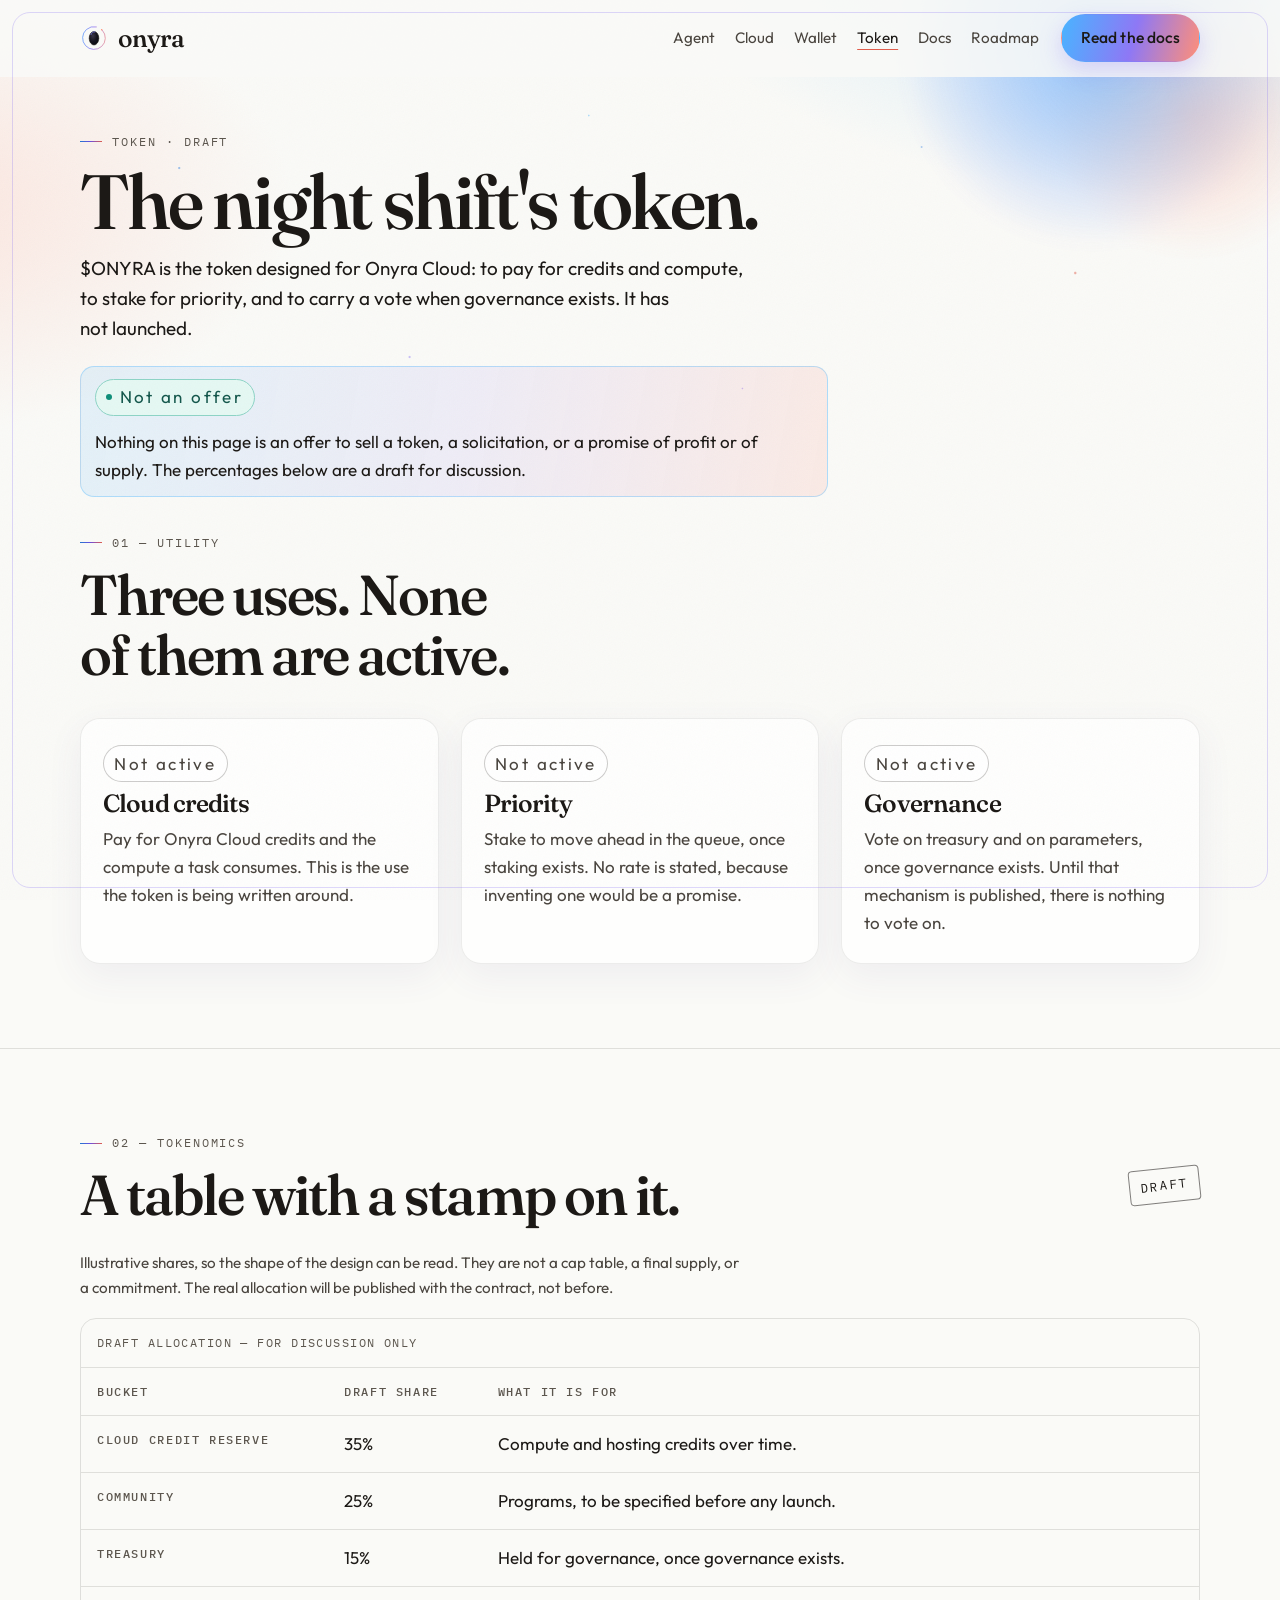
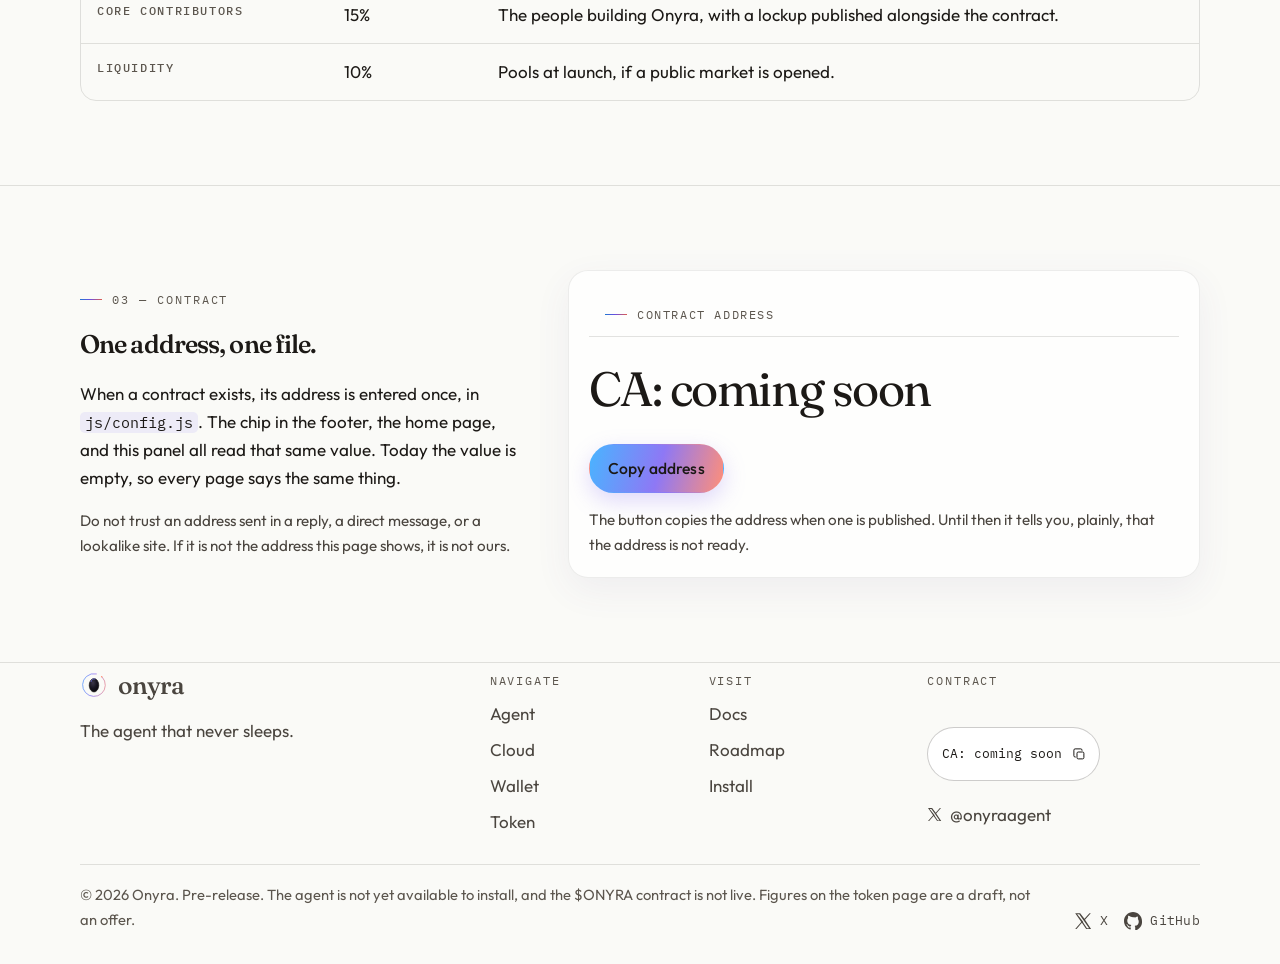
<file: token/index.html>
<!DOCTYPE html>
<html lang="en">
<head>
  <meta charset="utf-8">
  <meta name="viewport" content="width=device-width, initial-scale=1">
  <title>$ONYRA — Onyra</title>
  <meta name="description" content="A draft of $ONYRA: cloud credits, staking for priority, and governance. The contract is not live. CA: coming soon.">
  <link rel="canonical" href="https://onyraai.com/token/">
  <meta name="theme-color" content="#fafaf7">
  <meta name="color-scheme" content="light">
  <meta property="og:type" content="website">
  <meta property="og:site_name" content="Onyra">
  <meta property="og:title" content="$ONYRA — a draft, not an offer">
  <meta property="og:description" content="A draft of $ONYRA: cloud credits, staking for priority, and governance. The contract is not live. CA: coming soon.">
  <meta property="og:url" content="https://onyraai.com/token/">
  <meta property="og:image" content="https://onyraai.com/assets/og.png">
  <meta property="og:image:width" content="1200">
  <meta property="og:image:height" content="630">
  <meta property="og:image:alt" content="Onyra wordmark on onyx, with the line: the agent that never sleeps.">
  <meta property="og:locale" content="en_US">
  <meta name="twitter:card" content="summary_large_image">
  <meta name="twitter:site" content="@onyraagent">
  <meta name="twitter:creator" content="@onyraagent">
  <meta name="twitter:title" content="$ONYRA — a draft, not an offer">
  <meta name="twitter:description" content="A draft of $ONYRA: cloud credits, staking for priority, and governance. The contract is not live. CA: coming soon.">
  <meta name="twitter:image" content="https://onyraai.com/assets/og.png">
  <link rel="icon" href="/assets/favicon.svg" type="image/svg+xml">
  <link rel="icon" href="/assets/favicon-32.png" type="image/png" sizes="32x32">
  <link rel="apple-touch-icon" href="/assets/apple-touch-icon.png">
  <link rel="manifest" href="/site.webmanifest">
  <link rel="preload" href="/assets/fonts/fraunces.woff2" as="font" type="font/woff2" crossorigin>
  <link rel="stylesheet" href="/css/fonts.css">
  <link rel="stylesheet" href="/css/styles.css">
  <script>document.documentElement.classList.add("js");</script>
</head>
<body>

  <a class="skip" href="#main">Skip to content</a>
  <header class="site-header" data-header>
    <div class="header-bar">
      <a class="brand" href="/">
        <img class="brand-mark" src="/assets/mark.svg" width="28" height="28" alt="">
        <span class="brand-word">onyra</span>
      </a>
      <button class="nav-toggle" type="button" aria-expanded="false" aria-controls="site-nav">
        <span class="sr-only">Menu</span>
        <span class="nav-toggle-icon" aria-hidden="true"></span>
      </button>
      <nav class="nav" id="site-nav" aria-label="Primary">
        <ul class="nav-list">
          <li><a href="/agent/">Agent</a></li><li><a href="/cloud/">Cloud</a></li><li><a href="/wallet/">Wallet</a></li><li><a href="/token/" aria-current="page">Token</a></li><li><a href="/docs/">Docs</a></li><li><a href="/roadmap/">Roadmap</a></li>
        </ul>
        <a class="btn btn-primary nav-cta" href="/docs/">Read the docs</a>
      </nav>
      <a class="btn btn-primary header-cta" href="/docs/">Read the docs</a>
    </div>
  </header>
  <main id="main">
    <header class="page-hero">
      <div class="aurora" aria-hidden="true"></div>
      <div class="stars" aria-hidden="true"></div>
      <div class="wrap">
        <p class="kicker">Token · draft</p>
        <h1>The night shift's token.</h1>
        <p class="lede"><span data-ticker>$ONYRA</span> is the token designed for Onyra Cloud: to pay for credits and compute, to stake for priority, and to carry a vote when governance exists. It has not launched.</p>
        <p class="status"><span class="pill now"><span class="dot" aria-hidden="true"></span>Not an offer</span> <span>Nothing on this page is an offer to sell a token, a solicitation, or a promise of profit or of supply. The percentages below are a draft for discussion.</span></p>
      </div>
    </header>

    <section class="section" style="border-top:0;padding-top:8px" aria-labelledby="utility-title">
      <div class="wrap">
        <div class="section-head reveal">
          <p class="kicker">01 — Utility</p>
          <h2 id="utility-title">Three uses. None of them are active.</h2>
        </div>
        <div class="utility">
          <article class="reveal">
            <p class="pill">Not active</p>
            <h3>Cloud credits</h3>
            <p>Pay for Onyra Cloud credits and the compute a task consumes. This is the use the token is being written around.</p>
          </article>
          <article class="reveal">
            <p class="pill">Not active</p>
            <h3>Priority</h3>
            <p>Stake to move ahead in the queue, once staking exists. No rate is stated, because inventing one would be a promise.</p>
          </article>
          <article class="reveal">
            <p class="pill">Not active</p>
            <h3>Governance</h3>
            <p>Vote on treasury and on parameters, once governance exists. Until that mechanism is published, there is nothing to vote on.</p>
          </article>
        </div>
      </div>
    </section>

    <section class="section" aria-labelledby="tom-title">
      <div class="wrap">
        <div class="draft-row reveal">
          <div class="section-head" style="margin:0">
            <p class="kicker">02 — Tokenomics</p>
            <h2 id="tom-title">A table with a stamp on it.</h2>
          </div>
          <p class="draft-stamp" aria-hidden="true">Draft</p>
        </div>
        <p class="fine reveal" style="margin-bottom:18px">Illustrative shares, so the shape of the design can be read. They are not a cap table, a final supply, or a commitment. The real allocation will be published with the contract, not before.</p>
        <div class="table-wrap reveal">
          <table>
            <caption>Draft allocation — for discussion only</caption>
            <thead>
              <tr>
                <th scope="col">Bucket</th>
                <th scope="col">Draft share</th>
                <th scope="col">What it is for</th>
              </tr>
            </thead>
            <tbody>
              <tr>
                <th scope="row">Cloud credit reserve</th>
                <td>35%</td>
                <td>Compute and hosting credits over time.</td>
              </tr>
              <tr>
                <th scope="row">Community</th>
                <td>25%</td>
                <td>Programs, to be specified before any launch.</td>
              </tr>
              <tr>
                <th scope="row">Treasury</th>
                <td>15%</td>
                <td>Held for governance, once governance exists.</td>
              </tr>
              <tr>
                <th scope="row">Core contributors</th>
                <td>15%</td>
                <td>The people building Onyra, with a lockup published alongside the contract.</td>
              </tr>
              <tr>
                <th scope="row">Liquidity</th>
                <td>10%</td>
                <td>Pools at launch, if a public market is opened.</td>
              </tr>
            </tbody>
          </table>
        </div>
      </div>
    </section>

    <section class="section" aria-labelledby="ca-title">
      <div class="wrap demo-grid">
        <div class="reveal">
          <p class="kicker">03 — Contract</p>
          <h2 id="ca-title">One address, one file.</h2>
          <p>When a contract exists, its address is entered once, in <code>js/config.js</code>. The chip in the footer, the home page, and this panel all read that same value. Today the value is empty, so every page says the same thing.</p>
          <p class="fine">Do not trust an address sent in a reply, a direct message, or a lookalike site. If it is not the address this page shows, it is not ours.</p>
        </div>
        <div class="ca-panel reveal">
          <p class="kicker">Contract address</p>
          <p class="ca-display" data-ca-label data-ca-full>CA: coming soon</p>
          <button type="button" class="btn btn-primary" data-ca-copy>Copy address</button>
          <p class="fine" style="margin-top:14px">The button copies the address when one is published. Until then it tells you, plainly, that the address is not ready.</p>
        </div>
      </div>
    </section>
  </main>

  <footer class="site-footer">
    <div class="wrap footer-grid">
      <div class="footer-brand">
        <a class="brand" href="/">
          <img class="brand-mark" src="/assets/mark.svg" width="28" height="28" alt="">
          <span class="brand-word">onyra</span>
        </a>
        <p>The agent that never sleeps.</p>
      </div>
      <nav aria-label="Footer">
        <p class="footer-label">Navigate</p>
        <ul>
          <li><a href="/agent/">Agent</a></li>
          <li><a href="/cloud/">Cloud</a></li>
          <li><a href="/wallet/">Wallet</a></li>
          <li><a href="/token/">Token</a></li>
        </ul>
      </nav>
      <nav aria-label="More">
        <p class="footer-label">Visit</p>
        <ul>
          <li><a href="/docs/">Docs</a></li>
          <li><a href="/roadmap/">Roadmap</a></li>
          <li><a href="/docs/#install">Install</a></li>
        </ul>
      </nav>
      <div class="footer-aside">
        <p class="footer-label">Contract</p>
        <button type="button" class="ca-chip" data-ca-copy>
          <span data-ca-label>CA: coming soon</span>
          <svg class="ca-icon" viewBox="0 0 24 24" fill="none" stroke="currentColor" stroke-width="1.6" aria-hidden="true"><rect x="8" y="8" width="11" height="11" rx="2"/><path d="M6 16H5a2 2 0 0 1-2-2V5a2 2 0 0 1 2-2h9a2 2 0 0 1 2 2v1"/></svg>
        </button>
        <a class="x-link" data-x-link href="https://x.com/onyraagent" target="_blank" rel="noopener noreferrer">
          <svg viewBox="0 0 24 24" aria-hidden="true"><path fill="currentColor" d="M14.7 10.3 22.4 1.5h-1.8l-6.7 7.6L8.2 1.5H1.6l8.1 11.8L1.6 22.5h1.8l7.1-8.1 5.7 8.1h6.6l-8.1-12.2Zm-2.5 2.8-.8-1.2L4.2 3h2.8l5.3 7.5.8 1.2 7 10h-2.8l-5.1-7.6Z"/></svg>
          <span data-x-handle>@onyraagent</span>
        </a>
      </div>
    </div>
    <div class="footer-end">
      <p class="footer-legal">© <span data-year>2026</span> Onyra. Pre-release. The agent is not yet available to install, and the $ONYRA contract is not live. Figures on the token page are a draft, not an offer.</p>
      <div class="footer-marks">
        <a class="x-mark" data-x-link href="https://x.com/onyraagent" target="_blank" rel="noopener">
          <svg viewBox="0 0 24 24" aria-hidden="true"><path fill="currentColor" d="M14.7 10.3 22.4 1.5h-1.8l-6.7 7.6L8.2 1.5H1.6l8.1 11.8L1.6 22.5h1.8l7.1-8.1 5.7 8.1h6.6l-8.1-12.2Zm-2.5 2.8-.8-1.2L4.2 3h2.8l5.3 7.5.8 1.2 7 10h-2.8l-5.1-7.6Z"/></svg>
          X
        </a>
      <a class="github-link" data-github-link href="https://github.com/onyraagent-art/onyra" target="_blank" rel="noopener">
        <svg viewBox="0 0 16 16" aria-hidden="true"><path fill="currentColor" d="M8 0C3.58 0 0 3.58 0 8c0 3.54 2.29 6.53 5.47 7.59.4.07.55-.17.55-.38 0-.19-.01-.82-.01-1.49-2.01.37-2.53-.49-2.69-.94-.09-.23-.48-.94-.82-1.13-.28-.15-.68-.52-.01-.53.63-.01 1.08.58 1.23.82.72 1.21 1.87.87 2.33.66.07-.52.28-.87.51-1.07-1.78-.2-3.64-.89-3.64-3.95 0-.87.31-1.59.82-2.15-.08-.2-.36-1.02.08-2.12 0 0 .67-.21 2.2.82A7.7 7.7 0 0 1 8 4.67c.68 0 1.36.09 2 .27 1.53-1.03 2.2-.82 2.2-.82.44 1.1.16 1.92.08 2.12.51.56.82 1.28.82 2.15 0 3.07-1.87 3.75-3.65 3.95.29.25.54.73.54 1.48 0 1.07-.01 1.93-.01 2.2 0 .21.15.46.55.38A8.01 8.01 0 0 0 16 8c0-4.42-3.58-8-8-8Z"/></svg>
        GitHub
      </a>
      </div>
    </div>
  </footer>
  <div class="toast" data-toast role="status" aria-live="polite"></div>
  <script src="/js/config.js"></script>
  <script src="/js/main.js"></script>
</body>
</html>
</file>
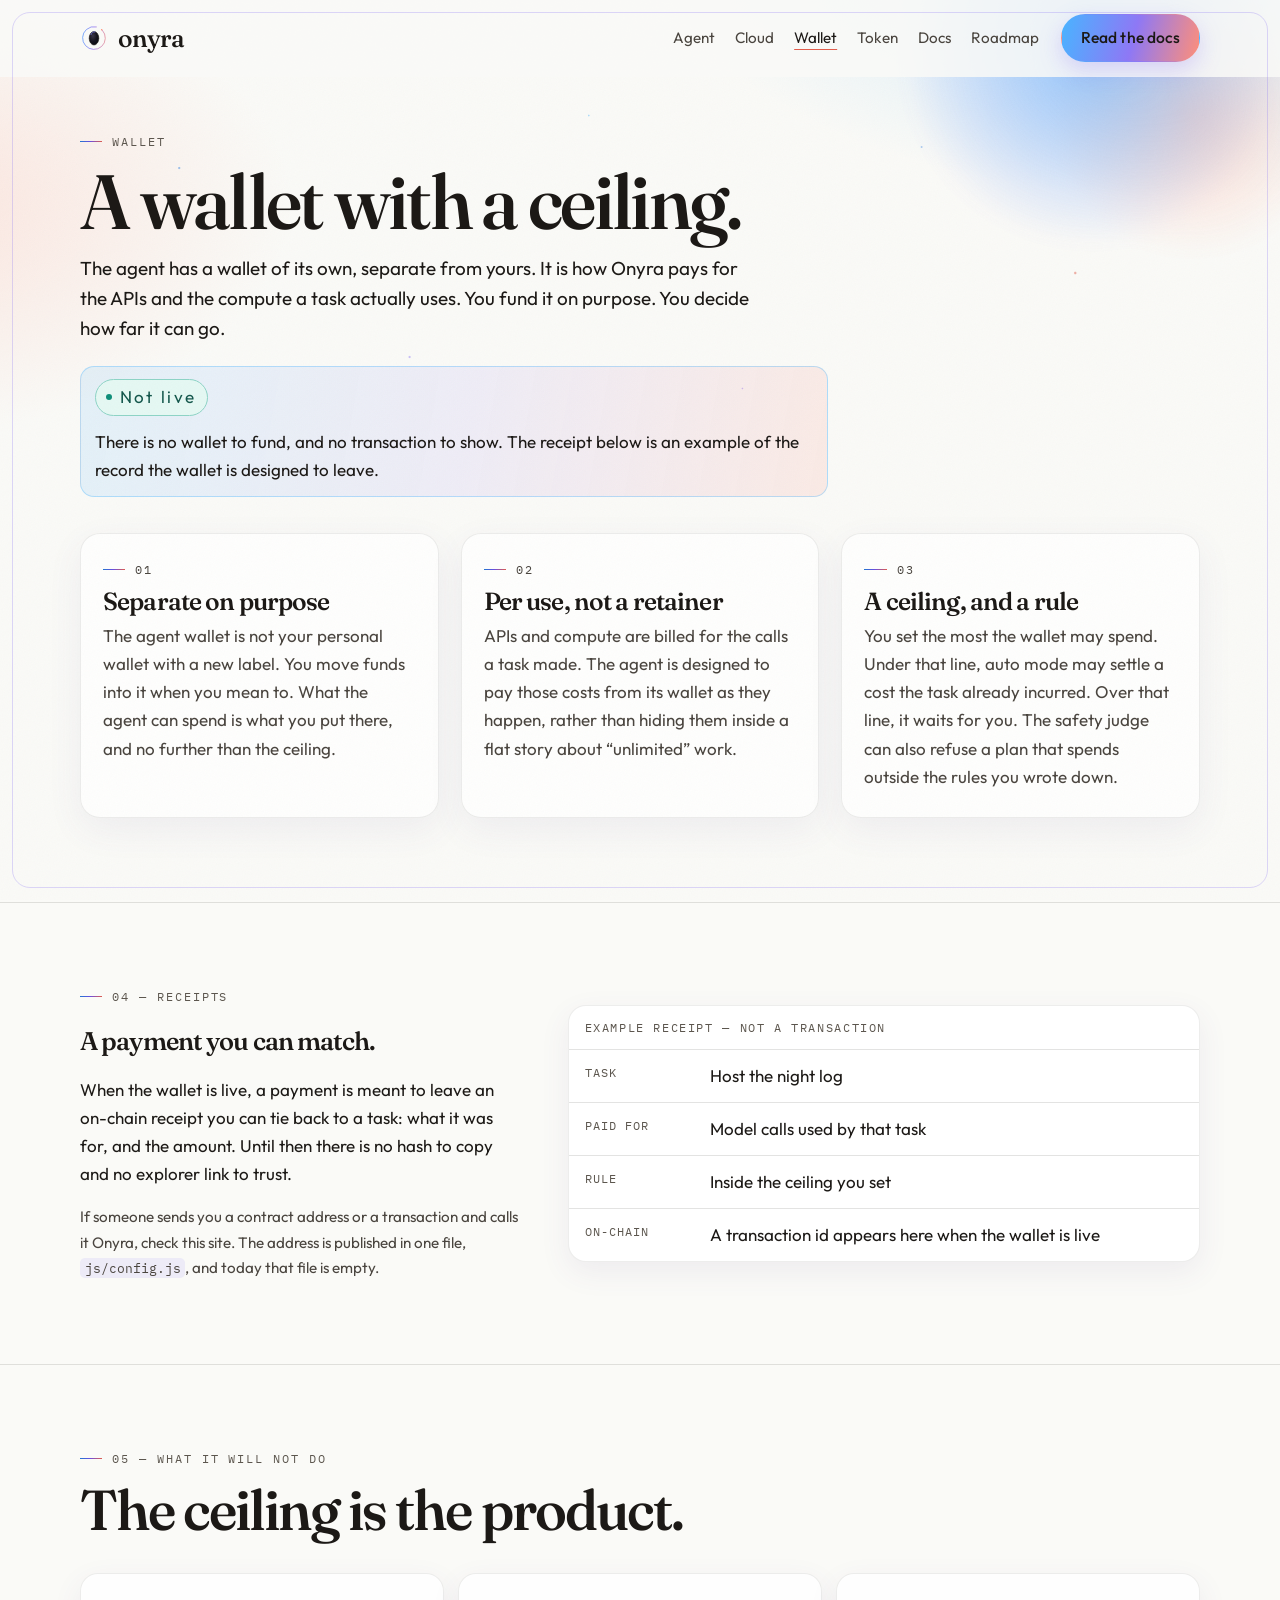
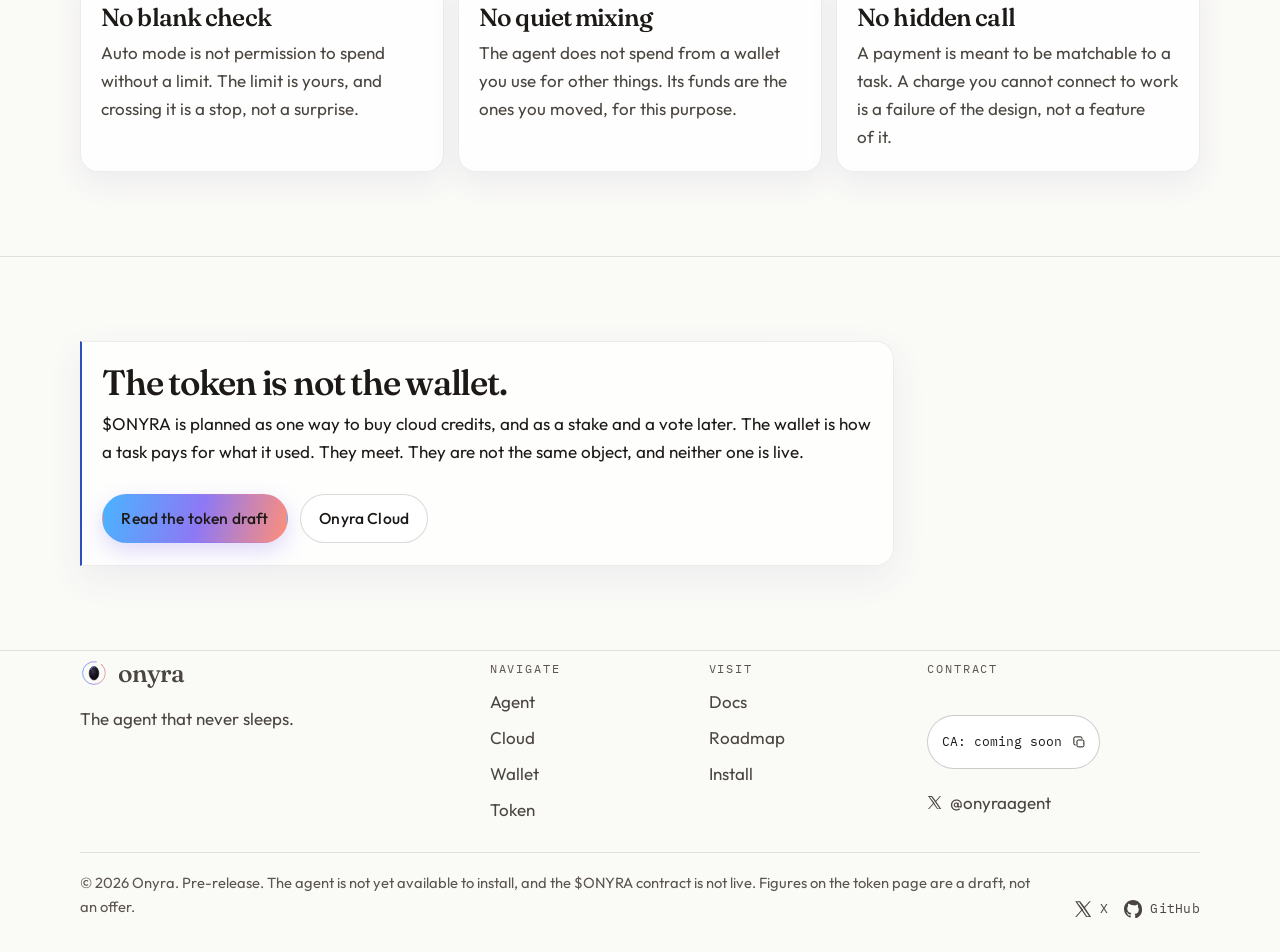
<file: wallet/index.html>
<!DOCTYPE html>
<html lang="en">
<head>
  <meta charset="utf-8">
  <meta name="viewport" content="width=device-width, initial-scale=1">
  <title>Wallet — Onyra</title>
  <meta name="description" content="The Onyra wallet pays for APIs and compute per use, inside spending limits and approvals you set, and leaves an on-chain receipt.">
  <link rel="canonical" href="https://onyraai.com/wallet/">
  <meta name="theme-color" content="#fafaf7">
  <meta name="color-scheme" content="light">
  <meta property="og:type" content="website">
  <meta property="og:site_name" content="Onyra">
  <meta property="og:title" content="The agent wallet — Onyra">
  <meta property="og:description" content="The Onyra wallet pays for APIs and compute per use, inside spending limits and approvals you set, and leaves an on-chain receipt.">
  <meta property="og:url" content="https://onyraai.com/wallet/">
  <meta property="og:image" content="https://onyraai.com/assets/og.png">
  <meta property="og:image:width" content="1200">
  <meta property="og:image:height" content="630">
  <meta property="og:image:alt" content="Onyra wordmark on onyx, with the line: the agent that never sleeps.">
  <meta property="og:locale" content="en_US">
  <meta name="twitter:card" content="summary_large_image">
  <meta name="twitter:site" content="@onyraagent">
  <meta name="twitter:creator" content="@onyraagent">
  <meta name="twitter:title" content="The agent wallet — Onyra">
  <meta name="twitter:description" content="The Onyra wallet pays for APIs and compute per use, inside spending limits and approvals you set, and leaves an on-chain receipt.">
  <meta name="twitter:image" content="https://onyraai.com/assets/og.png">
  <link rel="icon" href="/assets/favicon.svg" type="image/svg+xml">
  <link rel="icon" href="/assets/favicon-32.png" type="image/png" sizes="32x32">
  <link rel="apple-touch-icon" href="/assets/apple-touch-icon.png">
  <link rel="manifest" href="/site.webmanifest">
  <link rel="preload" href="/assets/fonts/fraunces.woff2" as="font" type="font/woff2" crossorigin>
  <link rel="stylesheet" href="/css/fonts.css">
  <link rel="stylesheet" href="/css/styles.css">
  <script>document.documentElement.classList.add("js");</script>
</head>
<body>

  <a class="skip" href="#main">Skip to content</a>
  <header class="site-header" data-header>
    <div class="header-bar">
      <a class="brand" href="/">
        <img class="brand-mark" src="/assets/mark.svg" width="28" height="28" alt="">
        <span class="brand-word">onyra</span>
      </a>
      <button class="nav-toggle" type="button" aria-expanded="false" aria-controls="site-nav">
        <span class="sr-only">Menu</span>
        <span class="nav-toggle-icon" aria-hidden="true"></span>
      </button>
      <nav class="nav" id="site-nav" aria-label="Primary">
        <ul class="nav-list">
          <li><a href="/agent/">Agent</a></li><li><a href="/cloud/">Cloud</a></li><li><a href="/wallet/" aria-current="page">Wallet</a></li><li><a href="/token/">Token</a></li><li><a href="/docs/">Docs</a></li><li><a href="/roadmap/">Roadmap</a></li>
        </ul>
        <a class="btn btn-primary nav-cta" href="/docs/">Read the docs</a>
      </nav>
      <a class="btn btn-primary header-cta" href="/docs/">Read the docs</a>
    </div>
  </header>
  <main id="main">
    <header class="page-hero">
      <div class="aurora" aria-hidden="true"></div>
      <div class="stars" aria-hidden="true"></div>
      <div class="wrap">
        <p class="kicker">Wallet</p>
        <h1>A wallet with a ceiling.</h1>
        <p class="lede">The agent has a wallet of its own, separate from yours. It is how Onyra pays for the APIs and the compute a task actually uses. You fund it on purpose. You decide how far it can go.</p>
        <p class="status"><span class="pill now"><span class="dot" aria-hidden="true"></span>Not live</span> <span>There is no wallet to fund, and no transaction to show. The receipt below is an example of the record the wallet is designed to leave.</span></p>
      </div>
    </header>

    <section class="section" style="border-top:0;padding-top:8px">
      <div class="wrap">
        <div class="utility">
          <article class="reveal">
            <p class="kicker">01</p>
            <h3>Separate on purpose</h3>
            <p>The agent wallet is not your personal wallet with a new label. You move funds into it when you mean to. What the agent can spend is what you put there, and no further than the ceiling.</p>
          </article>
          <article class="reveal">
            <p class="kicker">02</p>
            <h3>Per use, not a retainer</h3>
            <p>APIs and compute are billed for the calls a task made. The agent is designed to pay those costs from its wallet as they happen, rather than hiding them inside a flat story about “unlimited” work.</p>
          </article>
          <article class="reveal">
            <p class="kicker">03</p>
            <h3>A ceiling, and a rule</h3>
            <p>You set the most the wallet may spend. Under that line, auto mode may settle a cost the task already incurred. Over that line, it waits for you. The safety judge can also refuse a plan that spends outside the rules you wrote down.</p>
          </article>
        </div>
      </div>
    </section>

    <section class="section" aria-labelledby="receipt-title">
      <div class="wrap demo-grid">
        <div class="reveal">
          <p class="kicker">04 — Receipts</p>
          <h2 id="receipt-title">A payment you can match.</h2>
          <p>When the wallet is live, a payment is meant to leave an on-chain receipt you can tie back to a task: what it was for, and the amount. Until then there is no hash to copy and no explorer link to trust.</p>
          <p class="fine">If someone sends you a contract address or a transaction and calls it Onyra, check this site. The address is published in one file, <code>js/config.js</code>, and today that file is empty.</p>
        </div>
        <figure class="receipt reveal">
          <figcaption>Example receipt — not a transaction</figcaption>
          <dl>
            <div><dt>Task</dt><dd>Host the night log</dd></div>
            <div><dt>Paid for</dt><dd>Model calls used by that task</dd></div>
            <div><dt>Rule</dt><dd>Inside the ceiling you set</dd></div>
            <div><dt>On-chain</dt><dd>A transaction id appears here when the wallet is live</dd></div>
          </dl>
        </figure>
      </div>
    </section>

    <section class="section">
      <div class="wrap">
        <div class="section-head reveal">
          <p class="kicker">05 — What it will not do</p>
          <h2>The ceiling is the product.</h2>
        </div>
        <ul class="feature-grid">
          <li class="card reveal">
            <h3>No blank check</h3>
            <p>Auto mode is not permission to spend without a limit. The limit is yours, and crossing it is a stop, not a surprise.</p>
          </li>
          <li class="card reveal">
            <h3>No quiet mixing</h3>
            <p>The agent does not spend from a wallet you use for other things. Its funds are the ones you moved, for this purpose.</p>
          </li>
          <li class="card reveal">
            <h3>No hidden call</h3>
            <p>A payment is meant to be matchable to a task. A charge you cannot connect to work is a failure of the design, not a feature of it.</p>
          </li>
        </ul>
      </div>
    </section>

    <section class="section">
      <div class="wrap reveal">
        <div class="callout">
          <h2>The token is not the wallet.</h2>
          <p><span data-ticker>$ONYRA</span> is planned as one way to buy cloud credits, and as a stake and a vote later. The wallet is how a task pays for what it used. They meet. They are not the same object, and neither one is live.</p>
          <div class="actions">
            <a class="btn btn-primary" href="/token/">Read the token draft</a>
            <a class="btn btn-ghost" href="/cloud/">Onyra Cloud</a>
          </div>
        </div>
      </div>
    </section>
  </main>

  <footer class="site-footer">
    <div class="wrap footer-grid">
      <div class="footer-brand">
        <a class="brand" href="/">
          <img class="brand-mark" src="/assets/mark.svg" width="28" height="28" alt="">
          <span class="brand-word">onyra</span>
        </a>
        <p>The agent that never sleeps.</p>
      </div>
      <nav aria-label="Footer">
        <p class="footer-label">Navigate</p>
        <ul>
          <li><a href="/agent/">Agent</a></li>
          <li><a href="/cloud/">Cloud</a></li>
          <li><a href="/wallet/">Wallet</a></li>
          <li><a href="/token/">Token</a></li>
        </ul>
      </nav>
      <nav aria-label="More">
        <p class="footer-label">Visit</p>
        <ul>
          <li><a href="/docs/">Docs</a></li>
          <li><a href="/roadmap/">Roadmap</a></li>
          <li><a href="/docs/#install">Install</a></li>
        </ul>
      </nav>
      <div class="footer-aside">
        <p class="footer-label">Contract</p>
        <button type="button" class="ca-chip" data-ca-copy>
          <span data-ca-label>CA: coming soon</span>
          <svg class="ca-icon" viewBox="0 0 24 24" fill="none" stroke="currentColor" stroke-width="1.6" aria-hidden="true"><rect x="8" y="8" width="11" height="11" rx="2"/><path d="M6 16H5a2 2 0 0 1-2-2V5a2 2 0 0 1 2-2h9a2 2 0 0 1 2 2v1"/></svg>
        </button>
        <a class="x-link" data-x-link href="https://x.com/onyraagent" target="_blank" rel="noopener noreferrer">
          <svg viewBox="0 0 24 24" aria-hidden="true"><path fill="currentColor" d="M14.7 10.3 22.4 1.5h-1.8l-6.7 7.6L8.2 1.5H1.6l8.1 11.8L1.6 22.5h1.8l7.1-8.1 5.7 8.1h6.6l-8.1-12.2Zm-2.5 2.8-.8-1.2L4.2 3h2.8l5.3 7.5.8 1.2 7 10h-2.8l-5.1-7.6Z"/></svg>
          <span data-x-handle>@onyraagent</span>
        </a>
      </div>
    </div>
    <div class="footer-end">
      <p class="footer-legal">© <span data-year>2026</span> Onyra. Pre-release. The agent is not yet available to install, and the $ONYRA contract is not live. Figures on the token page are a draft, not an offer.</p>
      <div class="footer-marks">
        <a class="x-mark" data-x-link href="https://x.com/onyraagent" target="_blank" rel="noopener">
          <svg viewBox="0 0 24 24" aria-hidden="true"><path fill="currentColor" d="M14.7 10.3 22.4 1.5h-1.8l-6.7 7.6L8.2 1.5H1.6l8.1 11.8L1.6 22.5h1.8l7.1-8.1 5.7 8.1h6.6l-8.1-12.2Zm-2.5 2.8-.8-1.2L4.2 3h2.8l5.3 7.5.8 1.2 7 10h-2.8l-5.1-7.6Z"/></svg>
          X
        </a>
      <a class="github-link" data-github-link href="https://github.com/onyraagent-art/onyra" target="_blank" rel="noopener">
        <svg viewBox="0 0 16 16" aria-hidden="true"><path fill="currentColor" d="M8 0C3.58 0 0 3.58 0 8c0 3.54 2.29 6.53 5.47 7.59.4.07.55-.17.55-.38 0-.19-.01-.82-.01-1.49-2.01.37-2.53-.49-2.69-.94-.09-.23-.48-.94-.82-1.13-.28-.15-.68-.52-.01-.53.63-.01 1.08.58 1.23.82.72 1.21 1.87.87 2.33.66.07-.52.28-.87.51-1.07-1.78-.2-3.64-.89-3.64-3.95 0-.87.31-1.59.82-2.15-.08-.2-.36-1.02.08-2.12 0 0 .67-.21 2.2.82A7.7 7.7 0 0 1 8 4.67c.68 0 1.36.09 2 .27 1.53-1.03 2.2-.82 2.2-.82.44 1.1.16 1.92.08 2.12.51.56.82 1.28.82 2.15 0 3.07-1.87 3.75-3.65 3.95.29.25.54.73.54 1.48 0 1.07-.01 1.93-.01 2.2 0 .21.15.46.55.38A8.01 8.01 0 0 0 16 8c0-4.42-3.58-8-8-8Z"/></svg>
        GitHub
      </a>
      </div>
    </div>
  </footer>
  <div class="toast" data-toast role="status" aria-live="polite"></div>
  <script src="/js/config.js"></script>
  <script src="/js/main.js"></script>
</body>
</html>
</file>
<file: css/fonts.css>
@font-face {
  font-family: "Fraunces";
  font-style: normal;
  font-weight: 100 900;
  font-display: swap;
  src: url("/assets/fonts/fraunces.woff2") format("woff2");
}

@font-face {
  font-family: "Fraunces";
  font-style: italic;
  font-weight: 100 900;
  font-display: swap;
  src: url("/assets/fonts/fraunces-italic.woff2") format("woff2");
}

@font-face {
  font-family: "Outfit";
  font-style: normal;
  font-weight: 100 900;
  font-display: swap;
  src: url("/assets/fonts/outfit.woff2") format("woff2");
}

@font-face {
  font-family: "IBM Plex Mono";
  font-style: normal;
  font-weight: 400;
  font-display: swap;
  src: url("/assets/fonts/ibm-plex-mono-400.woff2") format("woff2");
}

@font-face {
  font-family: "IBM Plex Mono";
  font-style: normal;
  font-weight: 500;
  font-display: swap;
  src: url("/assets/fonts/ibm-plex-mono-500.woff2") format("woff2");
}
</file>
<file: css/styles.css>
:root {
  --bg: #fafaf7;
  --bg-raise: #ffffff;
  --silver: #1c1916;
  --text: #1c1916;
  --muted: #4a453f;
  --faint: #5c564e;
  --line: rgba(28, 25, 22, 0.12);
  --line-strong: rgba(28, 25, 22, 0.22);
  --violet: #6a4fe0;
  --blue: #2a4fbf;
  --cyan: #0f766e;
  --serif: "Fraunces", "Iowan Old Style", Palatino, "Palatino Linotype", serif;
  --sans: "Outfit", "Avenir Next", "Segoe UI", sans-serif;
  --mono: "IBM Plex Mono", ui-monospace, "SFMono-Regular", Menlo, Consolas, monospace;
  --header-h: 76px;
  --aurora: linear-gradient(105deg, #1f78d0 0%, #6a4fe0 46%, #e15d4c 100%);
  --glow: linear-gradient(105deg, #49b4ff 0%, #8e78f5 52%, #ff8f78 100%);
  --wrap: 1120px;
  color-scheme: light;
}

*,
*::before,
*::after { box-sizing: border-box; }

html { scroll-behavior: smooth; scroll-padding-top: 96px; }

body {
  margin: 0;
  min-height: 100svh;
  display: flex;
  flex-direction: column;
  background:
    radial-gradient(920px 480px at 92% -80px, rgba(73, 180, 255, 0.28), transparent 58%),
    radial-gradient(720px 420px at -8% 8%, rgba(255, 143, 120, 0.2), transparent 55%),
    radial-gradient(640px 380px at 70% 110%, rgba(142, 120, 245, 0.14), transparent 50%),
    var(--bg);
  color: var(--text);
  font-family: var(--sans);
  font-size: 1.0625rem;
  font-weight: 400;
  line-height: 1.65;
  text-rendering: optimizeLegibility;
}

body::before {
  content: "";
  pointer-events: none;
  position: fixed;
  inset: 0;
  z-index: 40;
  opacity: 0.035;
  mix-blend-mode: multiply;
  background-image: url("data:image/svg+xml;utf8,<svg xmlns='http://www.w3.org/2000/svg' width='140' height='140'><filter id='n'><feTurbulence type='fractalNoise' baseFrequency='.85' numOctaves='2' stitchTiles='stitch'/></filter><rect width='100%' height='100%' filter='url(%23n)'/></svg>");
}

img, svg { display: block; max-width: 100%; }
button, input { font: inherit; color: inherit; }
button { cursor: pointer; }
p { margin: 0 0 1rem; text-wrap: pretty; }
p:last-child { margin-bottom: 0; }
h1, h2, h3, h4 { font-family: var(--serif); font-weight: 560; color: var(--silver); letter-spacing: -0.035em; text-wrap: balance; }
h2, h3 { line-height: 1.08; }
a { color: var(--silver); text-underline-offset: 0.18em; }
a:hover { color: #2a4fbf; }

::selection { background: rgba(142, 120, 245, 0.28); color: #1c1916; }

:focus-visible {
  outline: 2px solid #2a4fbf;
  outline-offset: 3px;
}

.sr-only {
  position: absolute;
  width: 1px;
  height: 1px;
  padding: 0;
  margin: -1px;
  overflow: hidden;
  clip: rect(0, 0, 0, 0);
  white-space: nowrap;
  border: 0;
}

.skip {
  position: absolute;
  left: 16px;
  top: -48px;
  z-index: 100;
  background: #1c1916;
  color: #fafaf7;
  padding: 8px 12px;
  border-radius: 999px;
  text-decoration: none;
}
.skip:focus { top: 12px; }

.wrap {
  width: min(var(--wrap), calc(100% - 40px));
  margin-inline: auto;
}

main { flex: 1; }

.kicker {
  display: flex;
  flex-wrap: wrap;
  align-items: center;
  gap: 10px;
  margin: 0 0 12px;
  font-family: var(--mono);
  font-size: 0.75rem;
  letter-spacing: 0.16em;
  text-transform: uppercase;
  color: var(--faint);
}
.kicker:not(:has(.pill))::before {
  content: "";
  width: 1.4rem;
  height: 1px;
  background: var(--aurora);
}

.pill {
  display: inline-flex;
  align-items: center;
  gap: 0.45rem;
  flex: none;
  white-space: nowrap;
  border: 1px solid var(--line-strong);
  border-radius: 999px;
  padding: 0.22rem 0.65rem;
  letter-spacing: 0.14em;
  color: var(--muted);
  background: rgba(255, 255, 255, 0.72);
}
.pill .dot {
  width: 6px;
  height: 6px;
  border-radius: 50%;
  background: currentColor;
}
.pill.now {
  color: #14574c;
  background: #e5f8f3;
  border-color: #8ed4c6;
}
.pill.now .dot { background: #0f8f7a; animation: ping 2.6s ease-out infinite; }

@keyframes ping {
  0% { box-shadow: 0 0 0 0 rgba(15, 143, 122, 0.45); }
  100% { box-shadow: 0 0 0 8px rgba(15, 143, 122, 0); }
}

.lede {
  font-size: 1.18rem;
  line-height: 1.6;
  max-width: 42rem;
  color: var(--text);
}

.fine { color: var(--muted); font-size: 0.95rem; max-width: 66ch; }
code, .mono { font-family: var(--mono); }
p code, li code, .fine code {
  font-size: 0.88em;
  background: rgba(142, 120, 245, 0.12);
  border-radius: 5px;
  padding: 0.08em 0.35em;
}

.btn {
  display: inline-flex;
  align-items: center;
  justify-content: center;
  gap: 0.55rem;
  min-height: 44px;
  padding: 0.65rem 1.15rem;
  border-radius: 999px;
  border: 1px solid transparent;
  text-decoration: none;
  font-family: var(--sans);
  font-weight: 500;
  font-size: 0.98rem;
  letter-spacing: 0.01em;
  white-space: nowrap;
  transition: transform 0.25s ease, background 0.25s ease, border-color 0.25s ease, color 0.25s ease;
}
.btn-primary {
  background: var(--glow);
  color: #1c1916;
  box-shadow: 0 8px 22px rgba(142, 120, 245, 0.28);
}
.btn-primary:hover { filter: saturate(1.08) brightness(1.04); color: #1c1916; transform: translateY(-1px); }
.btn-ghost {
  background: rgba(255, 255, 255, 0.72);
  color: #1c1916;
  border-color: rgba(28, 25, 22, 0.16);
}
.btn-ghost:hover {
  border-color: #8e78f5;
  background: #fff;
  color: #1c1916;
  transform: translateY(-1px);
}

.text-link {
  display: inline-flex;
  align-items: center;
  gap: 0.4rem;
  color: var(--silver);
  text-decoration: none;
  border-bottom: 1px solid rgba(28, 25, 22, 0.28);
  padding-bottom: 1px;
}
.text-link svg { width: 16px; height: 16px; transition: transform 0.25s ease; }
.text-link:hover svg { transform: translateX(3px); }

.motion-btn {
  background: none;
  border: 0;
  padding: 6px 0;
  color: var(--muted);
  font-family: var(--mono);
  font-size: 0.72rem;
  letter-spacing: 0.14em;
  text-transform: uppercase;
}
.motion-btn:hover { color: var(--silver); }

.site-header {
  position: fixed;
  inset: 0 0 auto 0;
  z-index: 70;
  background: rgba(250, 250, 247, 0.86);
  border-bottom: 1px solid transparent;
  transition: background 0.3s ease, border-color 0.3s ease;
}
.site-header.is-scrolled,
body.nav-open .site-header {
  background: #fafaf7;
  border-bottom-color: var(--line);
}

.header-bar {
  min-height: var(--header-h);
  height: auto;
  display: flex;
  flex-wrap: wrap;
  align-items: center;
  gap: 16px 22px;
  width: min(var(--wrap), calc(100% - 40px));
  margin: 0 auto;
  padding: 14px 0;
}
.brand {
  display: inline-flex;
  align-items: center;
  gap: 10px;
  color: var(--silver);
  text-decoration: none;
  flex: none;
}
.brand-mark {
  width: 28px;
  height: 28px;
  transition: transform 0.45s ease;
}
.brand:hover .brand-mark { transform: rotate(-8deg); }
.brand-word {
  font-family: var(--serif);
  font-weight: 540;
  font-size: 1.55rem;
  letter-spacing: -0.04em;
  line-height: 1;
}

.nav-toggle {
  display: none;
  margin-left: auto;
  width: 44px;
  height: 44px;
  border-radius: 999px;
  border: 1px solid var(--line-strong);
  background: transparent;
  align-items: center;
  justify-content: center;
}
.nav-toggle-icon,
.nav-toggle-icon::before,
.nav-toggle-icon::after {
  display: block;
  width: 16px;
  height: 1.5px;
  background: var(--silver);
  position: relative;
  transition: transform 0.25s ease, opacity 0.25s ease;
}
.nav-toggle-icon::before,
.nav-toggle-icon::after {
  content: "";
  position: absolute;
  left: 0;
}
.nav-toggle-icon::before { top: -6px; }
.nav-toggle-icon::after { top: 6px; }
body.nav-open .nav-toggle-icon { background: transparent; }
body.nav-open .nav-toggle-icon::before { top: 0; transform: rotate(45deg); }
body.nav-open .nav-toggle-icon::after { top: 0; transform: rotate(-45deg); }

.nav-list {
  display: flex;
  flex-direction: column;
  gap: 4px;
  list-style: none;
  margin: 0;
  padding: 0;
}
.nav-list a {
  color: var(--muted);
  text-decoration: none;
  padding: 8px 0;
  display: inline-flex;
}
.nav-list a:hover,
.nav-list a[aria-current="page"] { color: var(--silver); }
.nav-list a[aria-current="page"] {
  text-decoration: underline;
  text-decoration-color: #e15d4c;
  text-underline-offset: 6px;
}
.nav-cta { margin-top: 18px; }
.header-cta { display: none; }

.hero {
  position: relative;
  min-height: 100svh;
  display: flex;
  flex-direction: column;
  padding: calc(var(--header-h) + 12px) 0 28px;
  overflow: hidden;
}
.sky, .aurora, .hero-scrim, .stars { position: absolute; inset: 0; pointer-events: none; }
.sky { z-index: 0; width: 100%; height: 100%; }
.aurora {
  z-index: 0;
  inset: auto;
  width: min(760px, 100vw);
  height: min(760px, 100vw);
  right: -18vw;
  top: -24vw;
  background:
    radial-gradient(closest-side, rgba(73, 180, 255, 0.55), transparent 68%),
    radial-gradient(closest-side, rgba(255, 143, 120, 0.42), transparent 70%),
    radial-gradient(closest-side, rgba(142, 120, 245, 0.4), transparent 72%);
  background-repeat: no-repeat;
  background-position: 32% 42%, 68% 62%;
  background-size: 72% 72%, 54% 54%;
  filter: blur(6px);
  animation: drift 24s ease-in-out infinite alternate;
}
@keyframes drift {
  from { transform: translate3d(0, 0, 0) scale(1); }
  to { transform: translate3d(-4%, 5%, 0) scale(1.06); }
}
.hero-scrim {
  z-index: 1;
  background: linear-gradient(180deg, rgba(250, 250, 247, 0.2) 0%, rgba(250, 250, 247, 0.72) 46%, rgba(250, 250, 247, 0.94) 100%);
}
.hero-copy, .hero-foot { position: relative; z-index: 2; }
.hero-copy { margin-top: auto; margin-bottom: auto; padding: 24px 0 36px; }
.hero h1 {
  margin: 12px 0 18px;
  font-size: clamp(3.1rem, 8.4vw, 7.1rem);
  line-height: 0.9;
  letter-spacing: -0.048em;
  font-weight: 540;
  max-width: none;
}
h1 em {
  font-style: italic;
  font-weight: 480;
  color: #6a4fe0;
}
@supports ((background-clip: text) or (-webkit-background-clip: text)) {
  h1 em {
    background: var(--aurora);
    -webkit-background-clip: text;
    background-clip: text;
    color: transparent;
  }
}
.actions { display: flex; flex-wrap: wrap; gap: 12px; margin-top: 28px; }
.hero-foot {
  display: flex;
  flex-direction: column;
  align-items: flex-start;
  gap: 12px;
  border-top: 1px solid var(--line);
  padding-top: 16px;
}
.hero-sig {
  margin: 0;
  font-family: var(--serif);
  font-style: italic;
  font-weight: 480;
  font-size: clamp(1.35rem, 2vw, 1.7rem);
  letter-spacing: -0.03em;
  color: var(--silver);
}
.hero-sig .arrow { font-style: normal; padding: 0 0.25rem; color: var(--cyan); }
.hero-foot-meta {
  display: flex;
  flex-wrap: wrap;
  gap: 8px 18px;
  align-items: center;
  color: var(--faint);
  font-family: var(--mono);
  font-size: 0.75rem;
  letter-spacing: 0.12em;
  text-transform: uppercase;
}
.hero-foot-meta p { margin: 0; }

.stage { padding: 28px 0 72px; }
.stage-head {
  display: flex;
  flex-wrap: wrap;
  justify-content: space-between;
  gap: 18px 28px;
  align-items: flex-end;
  margin-bottom: 22px;
}
.stage-head h2 {
  font-size: clamp(2.6rem, 6.2vw, 5.1rem);
  line-height: 0.94;
  letter-spacing: -0.045em;
  max-width: 11ch;
  margin: 0 0 12px;
}
.stage-tabs {
  display: flex;
  flex-wrap: wrap;
  gap: 8px;
  margin-bottom: 18px;
}
.stage-tabs button {
  min-height: 42px;
  padding: 0.4rem 0.9rem;
  border-radius: 999px;
  border: 1px solid rgba(28, 25, 22, 0.14);
  background: rgba(255, 255, 255, 0.7);
  color: var(--muted);
  font-family: var(--mono);
  font-size: 0.78rem;
  letter-spacing: 0.04em;
}
.stage-tabs button[aria-selected="true"] {
  color: #1c1916;
  border-color: transparent;
  background: var(--glow);
}
.app {
  border-radius: 22px;
  border: 1.5px solid transparent;
  background:
    linear-gradient(#fff, #fff) padding-box,
    var(--glow) border-box;
  box-shadow: 0 24px 60px rgba(90, 70, 140, 0.14);
  overflow: hidden;
  min-height: 560px;
  display: flex;
  flex-direction: column;
}
.app-chrome {
  display: grid;
  grid-template-columns: auto 1fr auto;
  gap: 12px;
  align-items: center;
  padding: 12px 14px;
  border-bottom: 1px solid var(--line);
  background: rgba(255, 255, 255, 0.86);
}
.app-dots { display: inline-flex; gap: 6px; }
.app-dots i {
  width: 10px;
  height: 10px;
  border-radius: 50%;
  display: block;
}
.app-dots i:nth-child(1) { background: #49b4ff; }
.app-dots i:nth-child(2) { background: #8e78f5; }
.app-dots i:nth-child(3) { background: #ff8f78; }
.app-name {
  justify-self: center;
  font-family: var(--serif);
  font-size: 1.15rem;
  letter-spacing: -0.03em;
}
.app-search {
  justify-self: end;
  font-family: var(--mono);
  font-size: 0.72rem;
  letter-spacing: 0.06em;
  text-transform: uppercase;
  color: var(--faint);
  border: 1px solid var(--line);
  border-radius: 999px;
  padding: 6px 10px;
  background: #fafaf7;
}
.app-body { display: grid; grid-template-columns: 220px 1fr; min-height: 0; flex: 1; }
.app-side {
  border-right: 1px solid var(--line);
  padding: 14px 12px 16px;
  background: rgba(250, 250, 247, 0.7);
  display: flex;
  flex-direction: column;
  gap: 8px;
}
.side-new {
  min-height: 40px;
  border: 0;
  border-radius: 999px;
  background: var(--glow);
  color: #1c1916;
  font-weight: 560;
}
.side-nav, .sessions { list-style: none; margin: 0; padding: 0; display: grid; gap: 2px; }
.side-nav li, .sessions button {
  color: var(--muted);
  font-size: 0.92rem;
  text-align: left;
  background: none;
  border: 0;
  border-radius: 8px;
  padding: 6px 8px;
}
.sessions button { width: 100%; cursor: pointer; }
.sessions button.is-current, .sessions button:hover {
  background: #fff;
  color: #1c1916;
}
.side-label {
  margin: 10px 0 0;
  font-family: var(--mono);
  font-size: 0.68rem;
  letter-spacing: 0.14em;
  text-transform: uppercase;
  color: var(--faint);
}
.app-main { display: flex; flex-direction: column; min-width: 0; min-height: 460px; background: #fff; }
.chat {
  flex: 1;
  overflow: auto;
  padding: 18px 16px 12px;
  display: flex;
  flex-direction: column;
  gap: 10px;
}
.bubble { max-width: min(100%, 46rem); }
.bubble-who {
  margin: 0 0 2px;
  font-family: var(--mono);
  font-size: 0.68rem;
  letter-spacing: 0.12em;
  text-transform: uppercase;
  color: var(--faint);
}
.bubble-say { margin: 0; color: var(--text); }
.bubble.user .bubble-say {
  background: #f3f6ff;
  border: 1px solid rgba(42, 79, 191, 0.12);
  border-radius: 14px 14px 14px 4px;
  padding: 10px 12px;
}
.bubble.agent .bubble-say { padding: 2px 2px 0; }
.tool {
  border: 1px solid var(--line);
  border-radius: 12px;
  background: #fafaf7;
  overflow: hidden;
}
.tool summary {
  cursor: pointer;
  list-style: none;
  display: flex;
  justify-content: space-between;
  gap: 12px;
  align-items: center;
  padding: 8px 12px;
  font-family: var(--mono);
  font-size: 0.82rem;
}
.tool summary::-webkit-details-marker { display: none; }
.tool-name { color: #2a4fbf; }
.tool-args { color: var(--faint); overflow: hidden; text-overflow: ellipsis; white-space: nowrap; }
.tool-log {
  margin: 0;
  padding: 0 12px 10px;
  font-family: var(--mono);
  font-size: 0.8rem;
  color: var(--muted);
  white-space: pre-wrap;
}
.diff-card, .link-ready {
  display: flex;
  justify-content: space-between;
  gap: 12px;
  align-items: center;
  border-radius: 12px;
  border: 1px solid var(--line);
  background: #fff;
  padding: 10px 12px;
}
.diff-file, .link-url { font-family: var(--mono); font-size: 0.84rem; color: #1c1916; }
.diff-stat { font-family: var(--mono); font-size: 0.78rem; color: #0f766e; }
.link-ready {
  display: block;
  border: 1.5px solid transparent;
  background:
    linear-gradient(#fff, #fff) padding-box,
    var(--glow) border-box;
}
.link-kicker {
  margin: 0 0 4px;
  font-family: var(--mono);
  font-size: 0.68rem;
  letter-spacing: 0.14em;
  text-transform: uppercase;
  color: #9d341f;
}
.link-url { margin: 0; font-size: 1rem; }
.link-note { margin: 6px 0 0; color: var(--faint); font-size: 0.85rem; }
.composer {
  display: flex;
  flex-wrap: wrap;
  gap: 10px;
  align-items: center;
  justify-content: space-between;
  padding: 10px 12px 12px;
  border-top: 1px solid var(--line);
  background: #fafaf7;
}
.composer input {
  flex: 1 1 180px;
  min-height: 40px;
  border-radius: 999px;
  border: 1px solid var(--line);
  background: #fff;
  padding: 0 14px;
  color: var(--faint);
}
.composer-chips { display: flex; flex-wrap: wrap; gap: 6px; }
.chip {
  border-radius: 999px;
  border: 1px solid var(--line);
  background: #fff;
  padding: 4px 8px;
  font-family: var(--mono);
  font-size: 0.7rem;
  letter-spacing: 0.04em;
  color: var(--muted);
}

.section { padding: 84px 0; border-top: 1px solid var(--line); }
.section-head { max-width: 40rem; margin-bottom: 32px; }
.section-head h2, .split-copy h2, .token-band h2, .closing h2 {
  font-size: clamp(2.15rem, 4.4vw, 3.6rem);
  margin: 0 0 12px;
}

.duties { list-style: none; margin: 0; padding: 0; }
.duties li {
  display: grid;
  grid-template-columns: auto 1fr;
  gap: 18px;
  padding: 28px 0;
  border-top: 1px solid var(--line);
}
.duties li:last-child { border-bottom: 1px solid var(--line); }
.idx {
  font-family: var(--mono);
  color: var(--faint);
  letter-spacing: 0.14em;
  font-size: 0.78rem;
  padding-top: 0.85rem;
}
.duties h3 {
  margin: 0 0 8px;
  font-size: clamp(2rem, 4vw, 3.3rem);
  transition: color 0.3s ease;
}
.duties li:hover h3 { color: #6a4fe0; }
.duties li:hover .idx { color: var(--cyan); }
.duties p { max-width: 58ch; color: var(--muted); margin: 0; }

.demo-grid, .loop-grid, .duo, .token-band, .chapter, .compare, .install-grid, .defs, .utility, .footer-grid {
  display: grid;
  gap: 22px;
}

.term {
  border-radius: 18px;
  border: 1.5px solid transparent;
  background:
    linear-gradient(#241f33, #241f33) padding-box,
    var(--glow) border-box;
  color: #f6f1ea;
  box-shadow: 0 18px 48px rgba(90, 70, 160, 0.16);
  overflow: hidden;
}
.term-bar {
  display: flex;
  justify-content: space-between;
  align-items: center;
  gap: 12px;
  padding: 12px 14px;
  border-bottom: 1px solid rgba(246, 241, 234, 0.14);
  font-family: var(--mono);
  font-size: 0.7rem;
  letter-spacing: 0.14em;
  text-transform: uppercase;
  color: #e7ddd2;
}
.term .motion-btn { color: #e7ddd2; }
.term .motion-btn:hover { color: #fff; }
.term .who { color: #b7c8ff; }
.term .line.you .who { color: #ffb4a4; }
.term .line.link .say { color: #fff6f1; }
.term .caret { background: #ffb4a4; }
.term-title { display: inline-flex; align-items: center; gap: 8px; }
.live-dot {
  width: 7px;
  height: 7px;
  border-radius: 50%;
  background: #ffb4a4;
  box-shadow: 0 0 0 4px rgba(255, 180, 164, 0.18);
}
.term-screen {
  min-height: 300px;
  max-height: 440px;
  overflow: auto;
  padding: 18px 16px 24px;
  font-family: var(--mono);
  font-size: 0.9rem;
  line-height: 1.65;
}
.line {
  display: grid;
  grid-template-columns: 3.6rem 1fr;
  gap: 8px;
  margin: 0 0 12px;
}
.who { color: var(--blue); }
.line.you .who { color: var(--cyan); }
.line.link .say { color: var(--silver); }
.caret {
  display: inline-block;
  width: 0.55ch;
  height: 1.05em;
  margin-left: 2px;
  background: var(--cyan);
  vertical-align: text-bottom;
  animation: blink 1.05s steps(1) infinite;
}
@keyframes blink {
  0%, 45% { opacity: 1; }
  50%, 100% { opacity: 0; }
}

.watch { list-style: none; margin: 0; padding: 0; position: relative; }
.watch::before {
  content: "";
  position: absolute;
  left: 4px;
  top: 12px;
  bottom: 12px;
  width: 1px;
  background: var(--line-strong);
}
.watch-step { position: relative; }
.watch-step button {
  width: 100%;
  text-align: left;
  background: transparent;
  border: 0;
  border-top: 1px solid var(--line);
  color: inherit;
  padding: 14px 0 14px 0;
  display: grid;
  grid-template-columns: 28px 1fr;
  gap: 8px 10px;
  align-items: start;
}
.watch-step:last-child button { border-bottom: 1px solid var(--line); }
.node {
  width: 9px;
  height: 9px;
  margin-top: 7px;
  border-radius: 50%;
  border: 1px solid rgba(28, 25, 22, 0.35);
  background: #fff;
  position: relative;
  z-index: 1;
}
.watch-title {
  font-family: var(--serif);
  font-size: 1.45rem;
  color: var(--silver);
  letter-spacing: -0.03em;
}
.watch-copy {
  grid-column: 2;
  color: var(--muted);
  font-size: 0.98rem;
}
.watch.is-playing .watch-step .watch-copy { color: var(--faint); }
.watch.is-playing .watch-step.is-on .watch-copy { color: var(--text); }
.watch.is-playing .watch-step.is-on .node,
.phase:first-child .phase-node {
  background: #2f7fe0;
  border-color: #2f7fe0;
  box-shadow: 0 0 0 5px rgba(47, 127, 224, 0.18);
}

.feature-grid {
  display: grid;
  gap: 14px;
  list-style: none;
  margin: 0;
  padding: 0;
}
.card {
  background: rgba(255, 255, 255, 0.82);
  border: 1px solid rgba(28, 25, 22, 0.08);
  border-radius: 18px;
  padding: 22px 20px 20px;
  box-shadow: 0 10px 30px rgba(90, 70, 140, 0.08);
  transition: transform 0.3s ease, border-color 0.3s ease, background 0.3s ease, box-shadow 0.3s ease;
}
.card:hover {
  transform: translateY(-3px);
  border-color: rgba(142, 120, 245, 0.45);
  background: #fff;
  box-shadow: 0 16px 40px rgba(90, 70, 140, 0.14);
}
.card-icon {
  width: 32px;
  height: 32px;
  color: #6a4fe0;
  margin-bottom: 16px;
}
.card-index {
  font-family: var(--mono);
  font-size: 0.72rem;
  letter-spacing: 0.14em;
  color: var(--faint);
}
.card h3, .utility article h3, .install-grid h3, .compare h3 {
  margin: 8px 0;
  font-size: 1.55rem;
}
.card p, .utility p, .compare p, .install-grid p { color: var(--muted); margin: 0; }

.duo article, .utility article, .ca-panel, .callout, .token-band {
  border: 1px solid rgba(28, 25, 22, 0.08);
  border-radius: 20px;
  background: rgba(255, 255, 255, 0.78);
  box-shadow: 0 12px 36px rgba(90, 70, 140, 0.07);
}
.duo article, .utility article { padding: 26px 22px; }
.duo h2 { font-size: clamp(1.9rem, 3vw, 2.6rem); }
.token-band {
  padding: 28px 22px;
  background:
    radial-gradient(420px 180px at 100% 0%, rgba(255, 143, 120, 0.22), transparent 60%),
    radial-gradient(360px 160px at 0% 100%, rgba(73, 180, 255, 0.18), transparent 62%),
    rgba(255, 255, 255, 0.82);
}
.ticker {
  margin: 0 0 12px;
  font-family: var(--serif);
  font-weight: 540;
  font-size: clamp(3.2rem, 8vw, 5.4rem);
  letter-spacing: -0.045em;
  line-height: 0.9;
  background: var(--aurora);
  -webkit-background-clip: text;
  background-clip: text;
  color: #1c1916;
}
@supports ((background-clip: text) or (-webkit-background-clip: text)) {
  .ticker { color: transparent; }
}

.closing { padding: 108px 0 96px; }
.closing h2 {
  font-size: clamp(2.8rem, 7vw, 5.6rem);
  line-height: 0.96;
  max-width: 10ch;
  margin-bottom: 16px;
}

.page-hero {
  position: relative;
  overflow: hidden;
  padding: calc(var(--header-h) + 56px) 0 28px;
}
.page-hero h1 {
  margin: 8px 0 14px;
  font-size: clamp(2.7rem, 6vw, 4.8rem);
  line-height: 0.98;
  max-width: 14ch;
}
.page-hero .aurora { opacity: 0.75; }
.stars {
  background-image:
    radial-gradient(1.6px 1.6px at 14% 32%, rgba(47, 127, 224, 0.7), transparent),
    radial-gradient(1.6px 1.6px at 32% 68%, rgba(142, 120, 245, 0.65), transparent),
    radial-gradient(1.4px 1.4px at 72% 28%, rgba(47, 127, 224, 0.55), transparent),
    radial-gradient(1.8px 1.8px at 84% 52%, rgba(225, 93, 76, 0.7), transparent),
    radial-gradient(1.3px 1.3px at 58% 74%, rgba(142, 120, 245, 0.5), transparent),
    radial-gradient(1.3px 1.3px at 46% 22%, rgba(73, 180, 255, 0.55), transparent);
}
.page-hero .wrap, .missing .wrap { position: relative; z-index: 1; }

.status {
  display: flex;
  flex-wrap: wrap;
  gap: 12px;
  align-items: center;
  max-width: 68ch;
  margin: 22px 0 8px;
  padding: 12px 14px;
  border-radius: 14px;
  border: 1px solid rgba(73, 180, 255, 0.35);
  background: linear-gradient(100deg, rgba(73, 180, 255, 0.12), rgba(142, 120, 245, 0.1) 52%, rgba(255, 143, 120, 0.14));
  color: var(--text);
}
.status strong { color: var(--silver); font-weight: 560; }

.chapter {
  padding: 34px 0;
  border-top: 1px solid var(--line);
  align-items: start;
}
.chapter:last-child { border-bottom: 1px solid var(--line); }
.chapter h2 { font-size: clamp(1.8rem, 3vw, 2.45rem); margin: 0 0 8px; }
.chapter p { color: var(--muted); max-width: 58ch; }
.plate {
  margin: 0;
  padding: 16px 16px 14px;
  border-radius: 16px;
  border: 1px solid var(--line);
  background: #fff;
  color: #1c1916;
  box-shadow: 0 8px 24px rgba(90, 70, 140, 0.06);
  font-family: var(--mono);
  font-size: 0.82rem;
  line-height: 1.7;
  overflow-x: auto;
}
.plate .tag {
  display: block;
  margin-bottom: 8px;
  color: var(--faint);
  letter-spacing: 0.14em;
  text-transform: uppercase;
  font-size: 0.68rem;
}
.plate .cmd { color: var(--cyan); }

.callout {
  padding: 22px 20px;
  border-left: 2px solid var(--blue);
  border-radius: 0 18px 18px 0;
  max-width: 74ch;
}
.callout h2 { font-size: clamp(1.7rem, 3vw, 2.2rem); margin: 0 0 8px; }

.receipt, .link-card {
  margin: 0;
  border: 1px solid rgba(28, 25, 22, 0.08);
  border-radius: 18px;
  overflow: hidden;
  background: #fff;
  box-shadow: 0 10px 30px rgba(90, 70, 140, 0.08);
}
.receipt figcaption, .link-card header, .ca-panel .kicker {
  padding: 12px 16px;
  border-bottom: 1px solid var(--line);
  font-family: var(--mono);
  font-size: 0.72rem;
  letter-spacing: 0.14em;
  text-transform: uppercase;
  color: var(--faint);
}
.receipt dl, .link-card p { margin: 0; }
.receipt div {
  display: grid;
  grid-template-columns: 7.2rem 1fr;
  gap: 10px;
  padding: 12px 16px;
  border-bottom: 1px solid var(--line);
}
.receipt div:last-child { border-bottom: 0; }
.receipt dt { color: var(--faint); font-family: var(--mono); font-size: 0.78rem; letter-spacing: 0.08em; text-transform: uppercase; }
.receipt dd { margin: 0; color: var(--text); }
.link-card p { padding: 18px 16px 20px; font-family: var(--mono); color: var(--silver); overflow-wrap: anywhere; }
.link-card .note { display: block; margin-top: 8px; color: var(--faint); font-family: var(--sans); letter-spacing: 0; text-transform: none; font-size: 0.92rem; }

.steps, .phases { list-style: none; margin: 0; padding: 0; }
.steps li {
  display: grid;
  grid-template-columns: auto 1fr;
  gap: 16px;
  padding: 20px 0;
  border-top: 1px solid var(--line);
}
.steps li:last-child { border-bottom: 1px solid var(--line); }
.num {
  font-family: var(--serif);
  font-size: 1.8rem;
  color: var(--faint);
  min-width: 2ch;
}
.steps h3 { margin: 0 0 6px; font-size: 1.45rem; }
.steps p { margin: 0; color: var(--muted); }

.defs div { padding-top: 12px; border-top: 1px solid var(--line); }
.defs dt { font-family: var(--serif); font-size: 1.35rem; color: var(--silver); }
.defs dd { margin: 6px 0 0; color: var(--muted); }

.faq details { border-bottom: 1px solid var(--line); }
.faq { border-top: 1px solid var(--line); }
.faq summary {
  cursor: pointer;
  list-style: none;
  display: flex;
  justify-content: space-between;
  align-items: center;
  gap: 16px;
  padding: 18px 0;
  color: var(--silver);
  font-size: 1.12rem;
}
.faq summary::-webkit-details-marker { display: none; }
.faq summary::after {
  content: "";
  flex: none;
  width: 9px;
  height: 9px;
  border-right: 1.5px solid var(--silver);
  border-bottom: 1.5px solid var(--silver);
  transform: rotate(45deg) translateY(-2px);
  transition: transform 0.25s ease;
}
.faq details[open] summary::after { transform: rotate(225deg) translateY(-2px); }
.faq-body { padding: 0 0 18px; max-width: 68ch; color: var(--text); }
.faq details[open] .faq-body { animation: fade-in 0.35s ease; }
@keyframes fade-in {
  from { opacity: 0; transform: translateY(-4px); }
  to { opacity: 1; transform: none; }
}

.install-grid .card .pill { margin-top: 16px; }

.phases-wrap { position: relative; overflow: hidden; }
.phases { position: relative; }
.phases-wrap .rail-glow {
  position: absolute;
  left: 6px;
  top: -80px;
  width: 3px;
  height: 84px;
  border-radius: 99px;
  background: linear-gradient(transparent, #49b4ff, #8e78f5, #ff8f78, transparent);
  animation: travel 12s linear infinite;
  pointer-events: none;
}
@keyframes travel {
  from { top: -80px; }
  to { top: 100%; }
}
.phase {
  display: grid;
  grid-template-columns: 16px 1fr;
  gap: 22px;
  padding-bottom: 36px;
  position: relative;
}
.phase::before {
  content: "";
  position: absolute;
  left: 7px;
  top: 8px;
  bottom: 0;
  width: 1px;
  background: var(--line-strong);
}
.phase:last-child::before { bottom: 24px; }
.phase-node {
  width: 15px;
  height: 15px;
  margin-top: 6px;
  border-radius: 50%;
  border: 1px solid rgba(28, 25, 22, 0.28);
  background: #fff;
  position: relative;
  z-index: 1;
}
.phase-top { display: flex; flex-wrap: wrap; gap: 10px; align-items: center; margin-bottom: 8px; }
.phase h2 { font-size: clamp(1.7rem, 3vw, 2.3rem); margin: 0 0 8px; }
.phase p { margin: 0; color: var(--muted); max-width: 62ch; }

.table-wrap { overflow-x: auto; border: 1px solid var(--line); border-radius: 16px; }
table { width: 100%; border-collapse: collapse; min-width: 640px; }
caption {
  text-align: left;
  padding: 14px 16px;
  color: var(--faint);
  font-family: var(--mono);
  font-size: 0.75rem;
  letter-spacing: 0.12em;
  text-transform: uppercase;
}
th, td { text-align: left; padding: 14px 16px; border-top: 1px solid var(--line); vertical-align: top; }
th {
  font-family: var(--mono);
  font-size: 0.72rem;
  font-weight: 500;
  letter-spacing: 0.14em;
  text-transform: uppercase;
  color: var(--faint);
}
td:first-child { color: var(--silver); }
.draft-row { display: flex; justify-content: space-between; gap: 12px; align-items: center; margin-bottom: 12px; }
.draft-stamp {
  display: inline-flex;
  align-items: center;
  border: 1.5px solid rgba(28, 25, 22, 0.55);
  color: var(--silver);
  font-family: var(--mono);
  letter-spacing: 0.22em;
  text-transform: uppercase;
  padding: 6px 10px;
  border-radius: 4px;
  transform: rotate(-6deg);
  font-size: 0.78rem;
}

.ca-panel { padding: 22px 20px 20px; }
.ca-display {
  margin: 8px 0 16px;
  font-family: var(--serif);
  font-size: clamp(2rem, 4vw, 3rem);
  letter-spacing: -0.03em;
  color: var(--silver);
}
.ca-display.is-address {
  font-family: var(--mono);
  font-size: clamp(0.95rem, 2vw, 1.15rem);
  letter-spacing: 0;
  overflow-wrap: anywhere;
  font-weight: 400;
}

.ca-chip {
  display: inline-flex;
  align-items: center;
  gap: 10px;
  max-width: 100%;
  border-radius: 999px;
  border: 1px solid var(--line-strong);
  background: #fff;
  color: var(--silver);
  font-family: var(--mono);
  font-size: 0.82rem;
  padding: 8px 12px 8px 14px;
  transition: border-color 0.25s ease, background 0.25s ease;
}
.ca-chip:hover { border-color: #8e78f5; }
.ca-chip span { overflow-wrap: anywhere; }
.ca-icon { width: 15px; height: 15px; flex: none; }

.site-footer { border-top: 1px solid var(--line); padding-top: 8px; position: relative; z-index: 2; }
.footer-brand p { color: var(--muted); margin-top: 10px; }
.footer-label {
  margin: 0 0 10px;
  font-family: var(--mono);
  font-size: 0.72rem;
  letter-spacing: 0.16em;
  text-transform: uppercase;
  color: var(--faint);
}
.site-footer ul { list-style: none; margin: 0; padding: 0; display: grid; gap: 8px; }
.site-footer a { color: var(--muted); text-decoration: none; }
.site-footer a:hover { color: var(--silver); }
.footer-aside { display: grid; gap: 12px; justify-items: start; }
.x-link { display: inline-flex; align-items: center; gap: 8px; }
.x-link svg { width: 15px; height: 15px; }
.footer-end {
  width: min(var(--wrap), calc(100% - 40px));
  margin: 28px auto 0;
  padding: 18px 0 32px;
  border-top: 1px solid var(--line);
  display: flex;
  flex-wrap: wrap;
  align-items: flex-end;
  justify-content: flex-end;
  gap: 12px 28px;
}
.footer-legal {
  flex: 1 1 16rem;
  margin: 0;
  color: var(--faint);
  font-size: 0.92rem;
}
.footer-marks {
  display: inline-flex;
  align-items: center;
  gap: 16px;
  margin-left: auto;
  flex: none;
}
.footer-marks a {
  display: inline-flex;
  align-items: center;
  gap: 8px;
  color: var(--muted);
  font-family: var(--mono);
  font-size: 0.82rem;
  letter-spacing: 0.02em;
  white-space: nowrap;
}
.footer-marks svg { width: 18px; height: 18px; }
.site-footer .footer-marks a:hover { color: var(--silver); }
.source-line { margin-top: 28px; }

.toast {
  position: fixed;
  left: 50%;
  bottom: 22px;
  transform: translateX(-50%) translateY(8px);
  z-index: 90;
  background: var(--glow);
  color: #1c1916;
  border-radius: 999px;
  padding: 10px 16px;
  font-size: 0.92rem;
  opacity: 0;
  pointer-events: none;
  transition: opacity 0.25s ease, transform 0.25s ease;
}
.toast.is-on { opacity: 1; transform: translateX(-50%) translateY(0); }

.missing { position: relative; overflow: hidden; padding: calc(var(--header-h) + 72px) 0 80px; }
.missing h1 { font-size: clamp(2.6rem, 6vw, 4.6rem); max-width: 12ch; line-height: 0.98; }
.missing-links { display: flex; flex-wrap: wrap; gap: 10px 18px; list-style: none; padding: 8px 0 0; margin: 0; }
.missing-links a { text-decoration: none; border-bottom: 1px solid rgba(28, 25, 22, 0.28); }

.js .reveal {
  opacity: 0;
  transform: translateY(16px);
  transition: opacity 0.7s ease, transform 0.7s ease;
}
.js .reveal.is-in { opacity: 1; transform: none; }

@media (max-width: 800px) {
  .app { min-height: 0; }
  .app-body { display: flex; flex-direction: column; }
  .app-side {
    border-right: 0;
    border-bottom: 1px solid var(--line);
    padding: 10px;
  }
  .side-nav { display: flex; gap: 6px; overflow-x: auto; }
  .side-nav li {
    flex: none;
    border: 1px solid var(--line);
    border-radius: 999px;
    background: #fff;
    padding: 4px 8px;
    font-size: 0.75rem;
  }
  .sessions { display: flex; gap: 6px; overflow-x: auto; }
  .sessions li { flex: none; }
  .sessions button { width: auto; white-space: nowrap; border: 1px solid var(--line); background: #fff; }
  .side-label { display: none; }
  .app-main { min-height: 420px; }
  .app-search { display: none; }
  .app-chrome { grid-template-columns: auto 1fr; }
}

@media (min-width: 720px) {
  .hero-scrim {
    background: linear-gradient(90deg, rgba(250, 250, 247, 0.94) 0%, rgba(250, 250, 247, 0.78) 42%, rgba(250, 250, 247, 0.2) 100%);
  }
  .hero-foot { flex-direction: row; align-items: flex-end; justify-content: space-between; }
  .line { grid-template-columns: 4.5rem 1fr; }
  .feature-grid, .install-grid, .utility { grid-template-columns: 1fr 1fr; }
  .defs { grid-template-columns: 1fr 1fr; gap: 22px 28px; }
}

@media (max-width: 719px) {
  .draft-row { flex-direction: column; align-items: flex-start; }
  .draft-stamp { transform: none; }
}

@media (min-width: 900px) {
  .utility { grid-template-columns: 1fr 1fr 1fr; }
  .demo-grid { grid-template-columns: 0.82fr 1.18fr; gap: 48px; align-items: center; }
  .loop-grid { grid-template-columns: 0.8fr 1.2fr; gap: 48px; align-items: start; }
  .duo, .token-band { grid-template-columns: 1.15fr 0.85fr; align-items: center; }
  .chapter { grid-template-columns: 64px minmax(0, 1.15fr) minmax(220px, 0.8fr); gap: 28px; }
  .compare { grid-template-columns: 1fr 1fr; }
  .footer-grid { grid-template-columns: 1.4fr 0.7fr 0.7fr 1fr; gap: 28px; }
  .feature-grid { grid-template-columns: 1fr 1fr 1fr; }
}

@media (max-width: 959px) {
  .js .nav-toggle { display: inline-flex; }
  .js .header-cta { display: none; }
  .js .header-bar {
    height: var(--header-h);
    flex-wrap: nowrap;
    padding: 0;
  }
  .js .nav {
    position: fixed;
    z-index: 75;
    top: var(--header-h);
    right: 0;
    bottom: 0;
    left: 0;
    height: auto;
    background: #fafaf7;
    padding: 28px 24px 40px;
    overflow: auto;
    visibility: hidden;
    opacity: 0;
    pointer-events: none;
    transform: translateY(-6px);
    transition: opacity 0.25s ease, transform 0.25s ease, visibility 0.25s ease;
  }
  .js body.nav-open .nav {
    visibility: visible;
    opacity: 1;
    pointer-events: auto;
    transform: none;
  }
  .js .nav-list a {
    font-family: var(--serif);
    font-size: clamp(2rem, 8vw, 2.7rem);
    letter-spacing: -0.03em;
    color: var(--silver);
    line-height: 1.1;
  }
}

@media (min-width: 960px) {
  .header-bar { height: var(--header-h); flex-wrap: nowrap; padding: 0; }
  .nav { margin-left: auto; display: flex; align-items: center; gap: 8px; }
  .nav-list { flex-direction: row; gap: 4px 20px; }
  .nav-list a { font-size: 0.95rem; padding: 8px 0; }
  .nav-cta { display: none; }
  .header-cta { display: inline-flex; }
  .install-grid { grid-template-columns: 1fr 1fr 1fr; }
}

@media (min-width: 1100px) {
  body::after {
    content: "";
    pointer-events: none;
    position: fixed;
    inset: 12px;
    border: 1px solid rgba(142, 120, 245, 0.28);
    border-radius: 18px;
    z-index: 80;
  }
  .wrap, .header-bar, .footer-end { width: min(var(--wrap), calc(100% - 72px)); }
}

@media (prefers-reduced-motion: reduce) {
  html { scroll-behavior: auto; }
  *, *::before, *::after {
    animation-duration: 0.01ms !important;
    animation-iteration-count: 1 !important;
    transition-duration: 0.01ms !important;
  }
  .js .reveal { opacity: 1; transform: none; }
  .card:hover, .btn:hover, .brand:hover .brand-mark, .text-link:hover svg { transform: none; }
  .rail-glow { display: none; }
}

html.is-paused *,
html.is-paused *::before,
html.is-paused *::after { animation-play-state: paused !important; }
</file>
